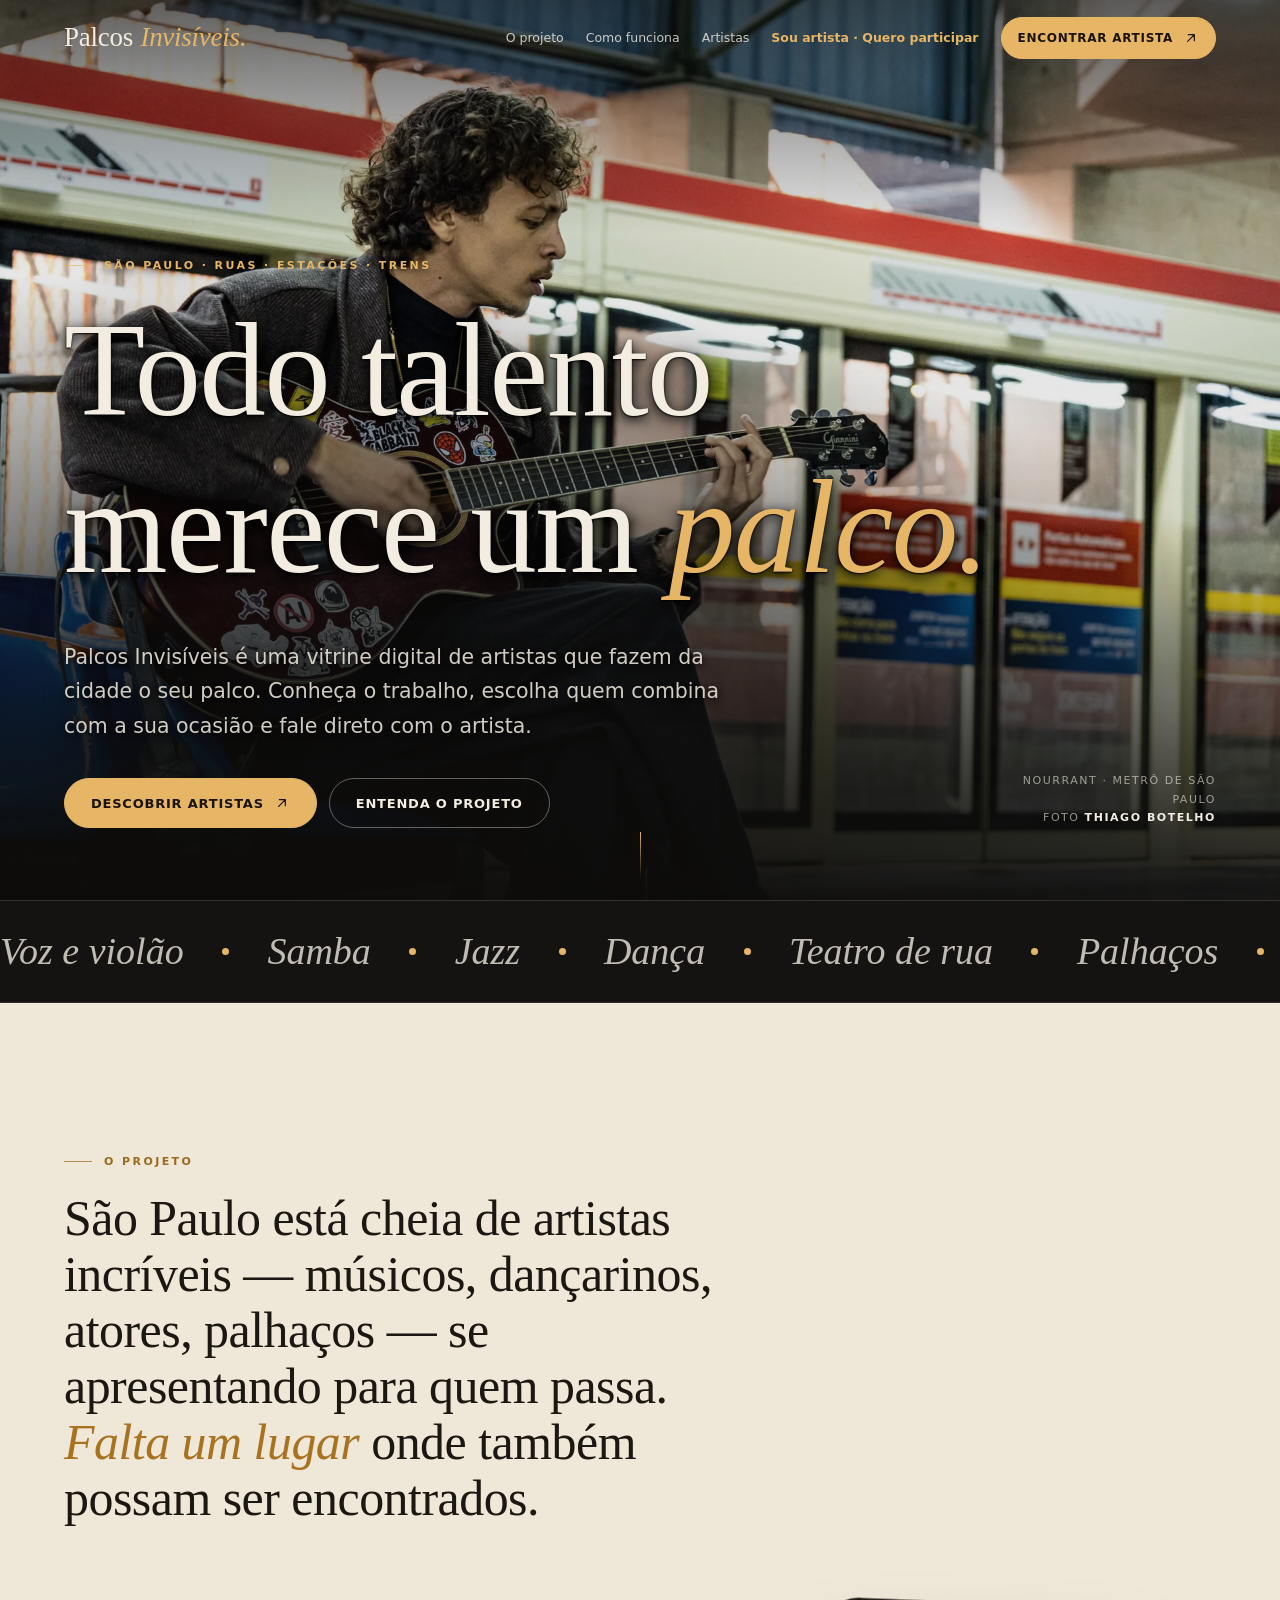
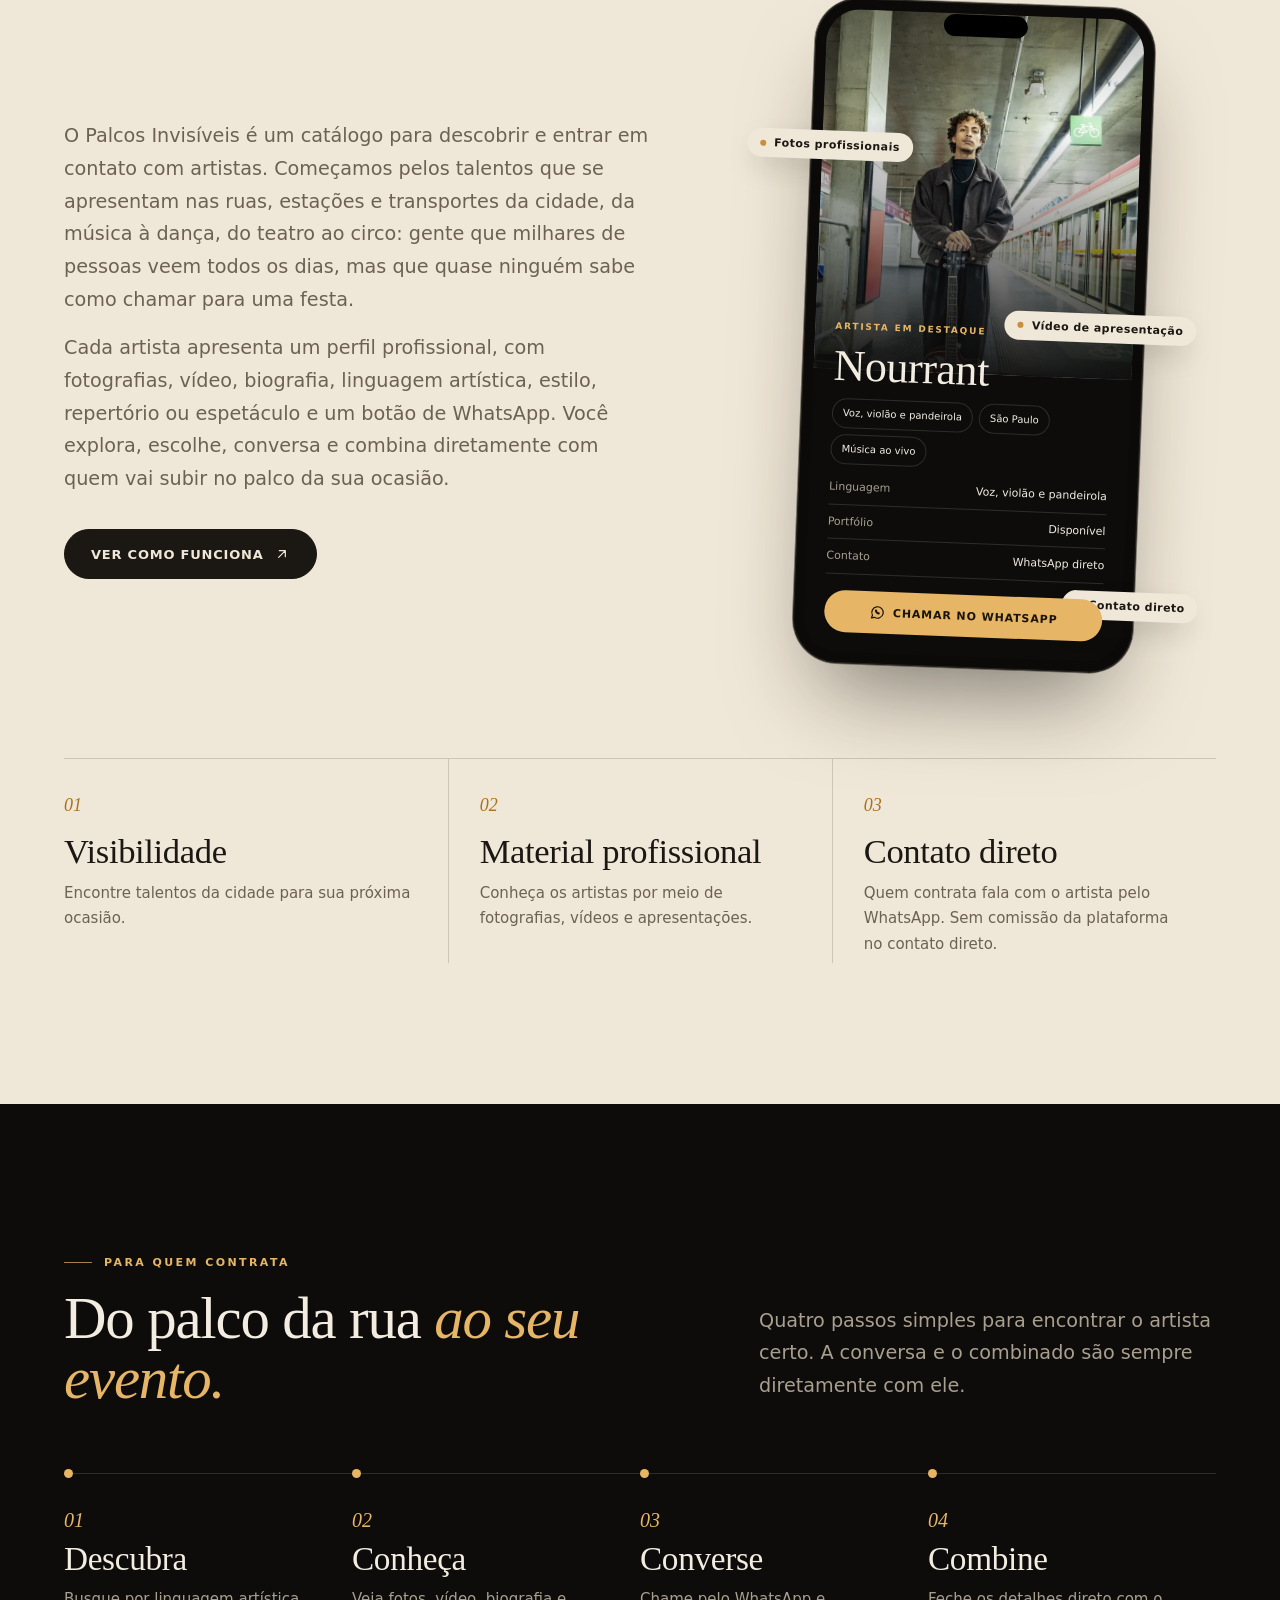
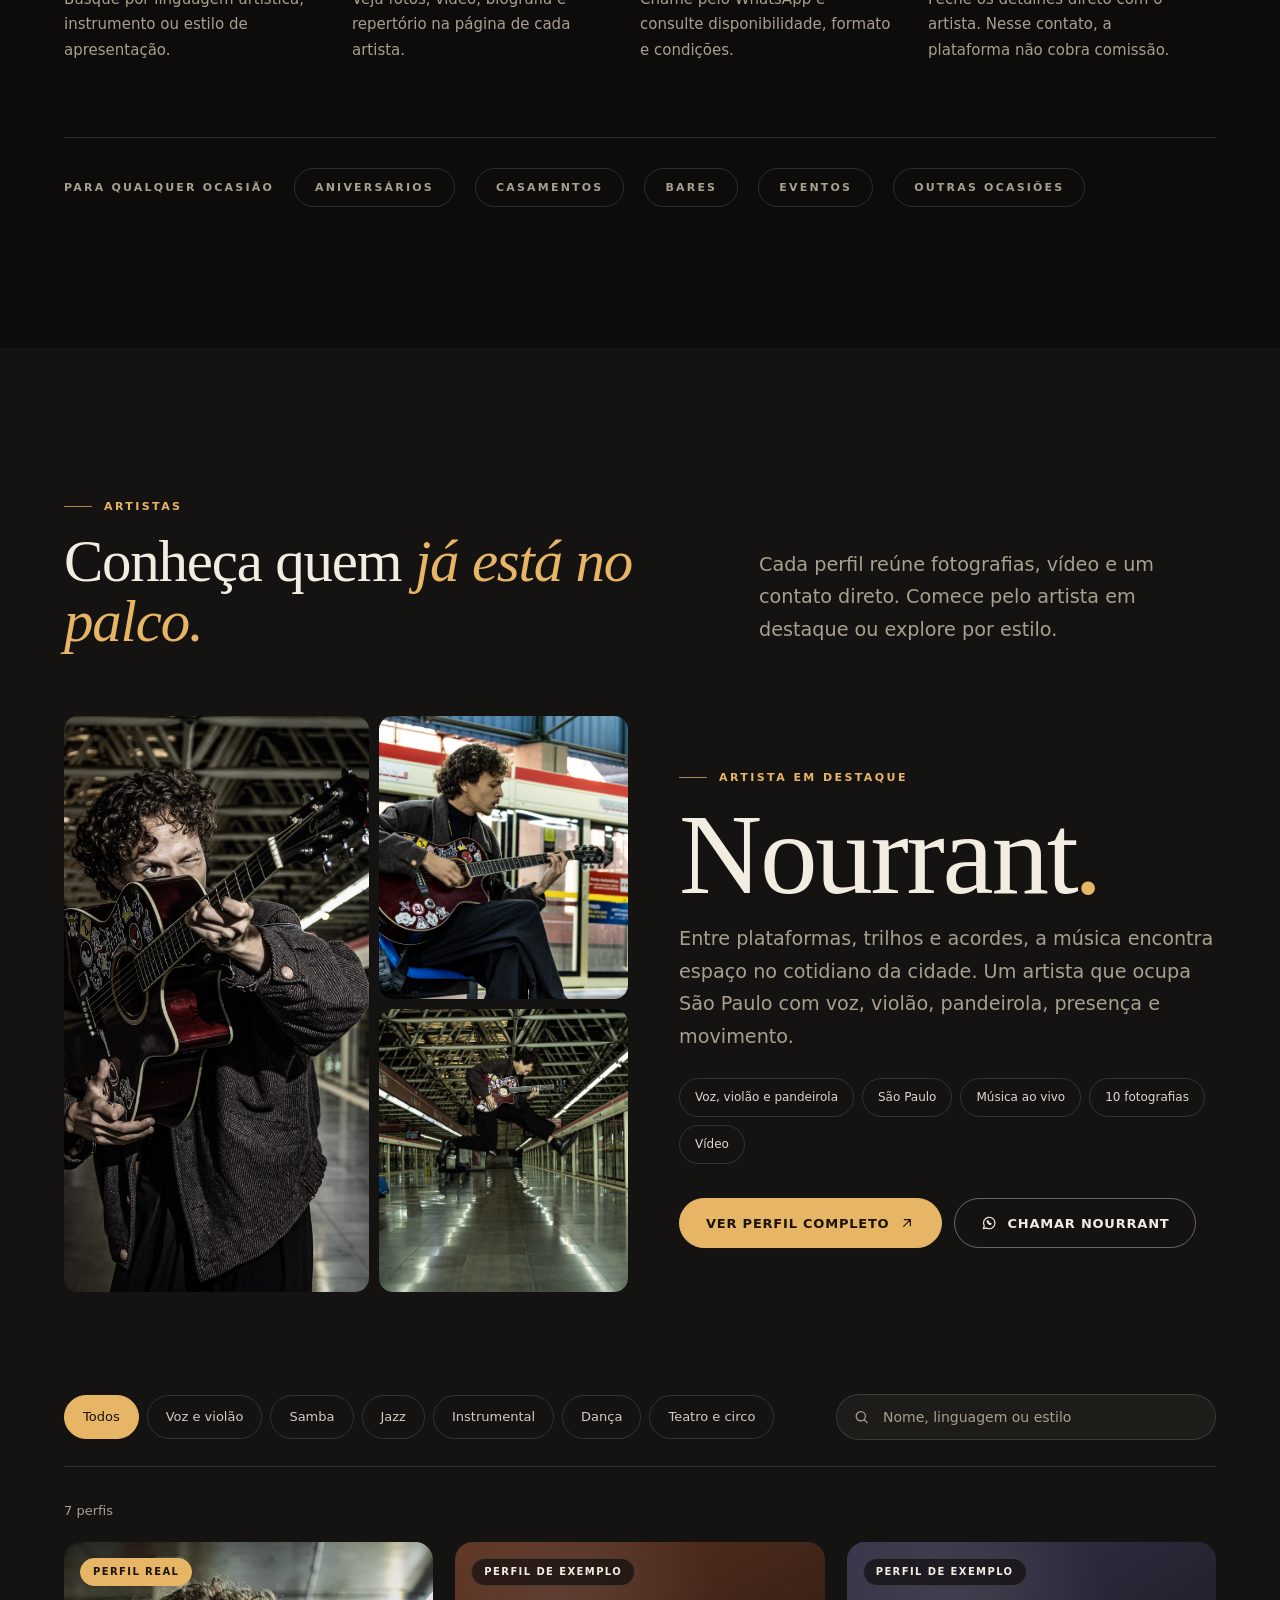
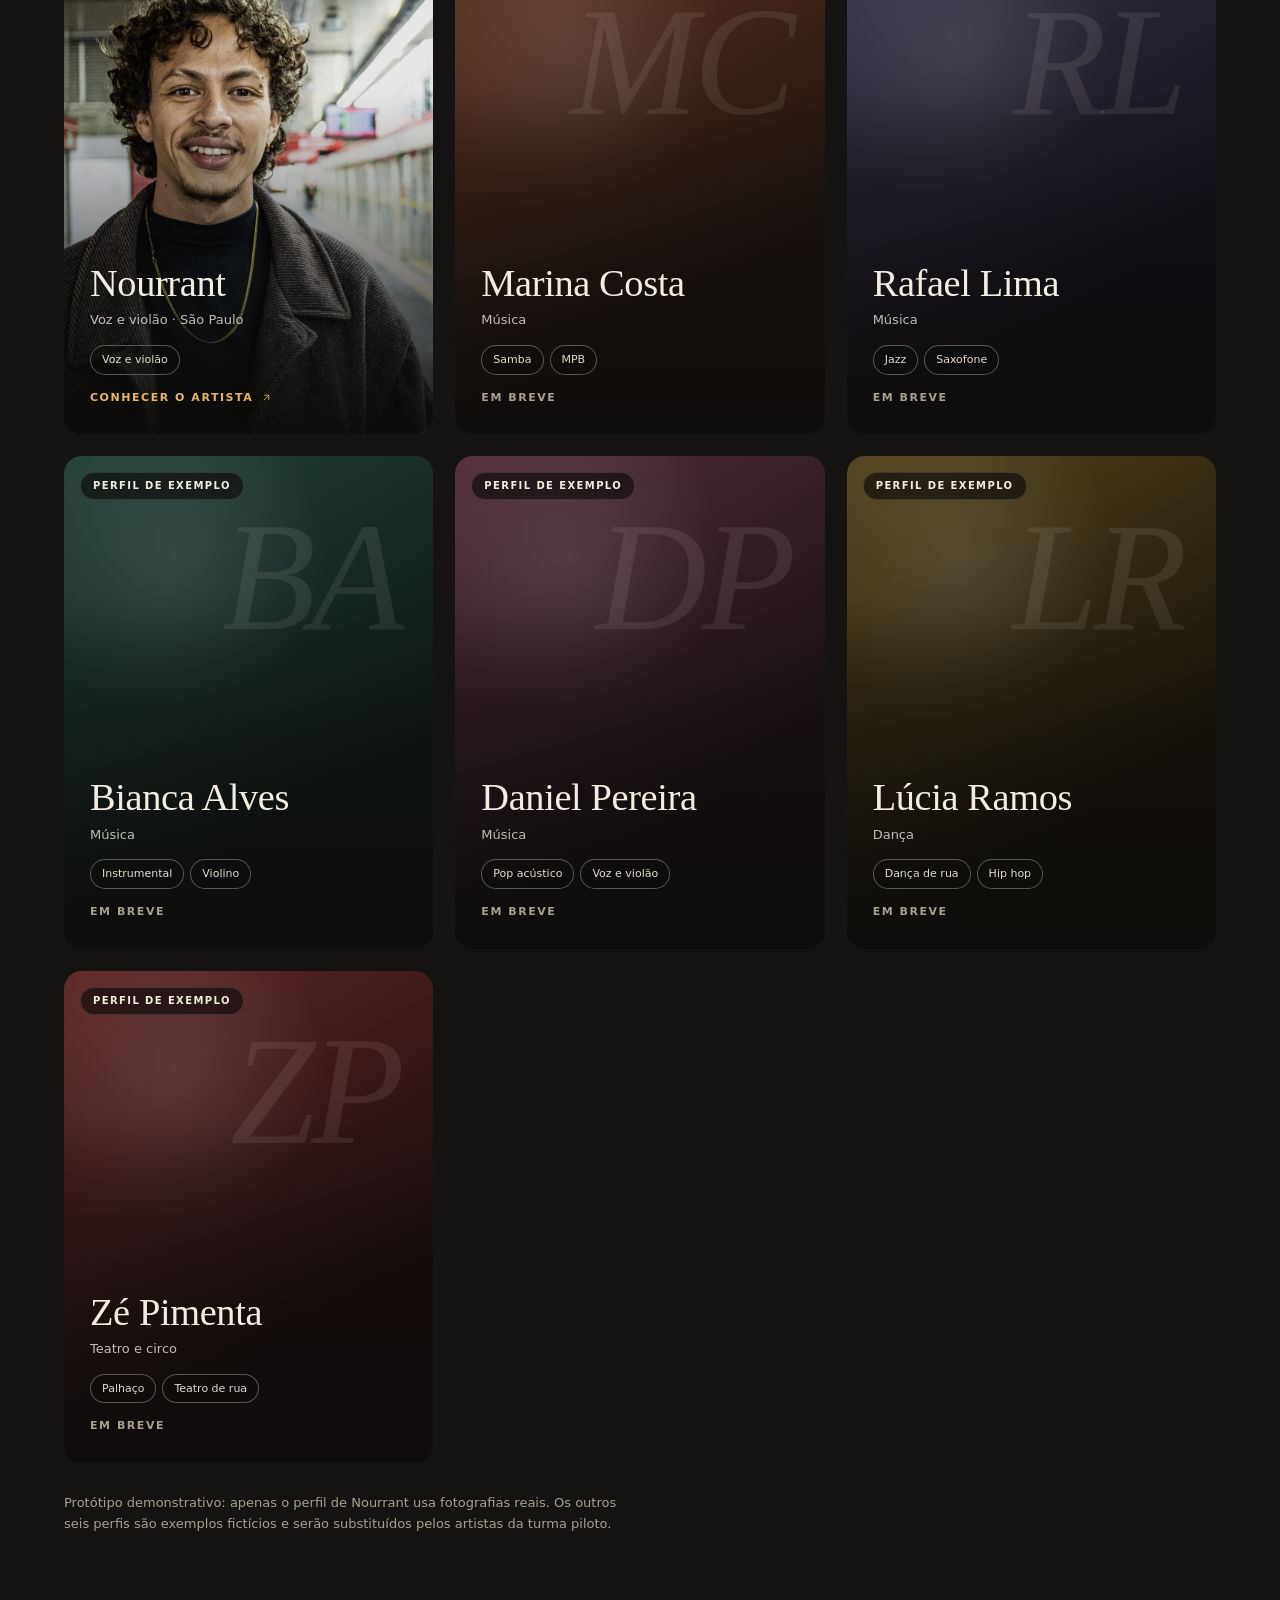
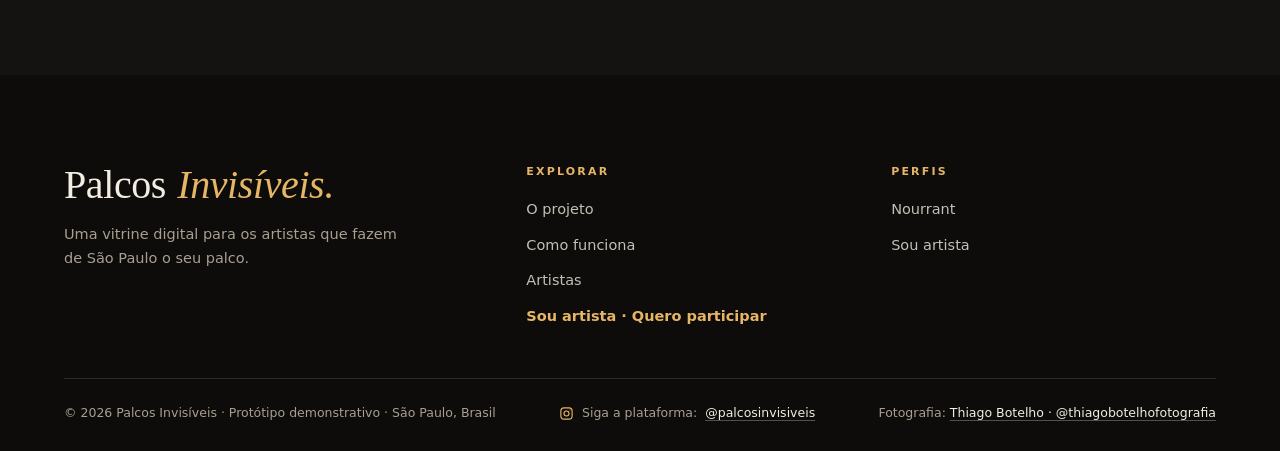
<file: index.html>
<!doctype html>
<html lang="pt-BR" class="no-js">
<head>
<meta charset="utf-8">
<meta name="viewport" content="width=device-width,initial-scale=1">
<title>Palcos Invisíveis | Artistas de São Paulo para o seu evento</title>
<meta name="description" content="Vitrine digital de artistas independentes de São Paulo — música, dança, teatro e circo. Conheça portfólios com fotos e vídeos e fale direto com o artista para aniversários, casamentos, bares e eventos.">
<meta name="theme-color" content="#0d0c0b">
<meta property="og:type" content="website">
<meta property="og:locale" content="pt_BR">
<meta property="og:site_name" content="Palcos Invisíveis">
<meta property="og:title" content="Palcos Invisíveis">
<meta property="og:description" content="Apresentando talentos ao público.">
<meta property="og:url" content="https://www.palcosinvisiveis.com.br/">
<meta property="og:image" content="https://www.palcosinvisiveis.com.br/assets/capa-compartilhamento.jpg">
<meta property="og:image:width" content="1200">
<meta property="og:image:height" content="630">
<meta property="og:image:alt" content="Palcos Invisíveis — Artistas, histórias e conexões">
<meta name="twitter:card" content="summary_large_image">
<meta name="twitter:title" content="Palcos Invisíveis">
<meta name="twitter:description" content="Apresentando talentos ao público.">
<meta name="twitter:image" content="https://www.palcosinvisiveis.com.br/assets/capa-compartilhamento.jpg">
<script>document.documentElement.className='js'</script>
<link rel="preload" as="image" href="assets/img/03-1200.webp" imagesrcset="assets/img/03-800.webp 800w, assets/img/03-1200.webp 1200w, assets/img/03.webp 2000w" imagesizes="100vw" fetchpriority="high">
<link rel="stylesheet" href="style.css?v=20261112e">
<style>
/* ===== Destaque "Sou artista" — só na página inicial (celular e tablet) ===== */
.hdr-artist,.artist-cta{display:none}
@media (max-width:1279px){
  .hdr-artist{display:inline-flex;align-items:center;gap:6px;margin-left:auto;margin-right:10px;height:40px;padding:0 16px;border-radius:99px;background:var(--gold);color:#1a1307;font:600 11px/1 var(--sans);letter-spacing:.1em;text-transform:uppercase;white-space:nowrap;box-shadow:0 8px 24px -10px rgba(230,181,101,.7);position:relative;z-index:2}
  .hdr-artist .ic{font-size:13px}
  .menu-open .hdr-artist{visibility:hidden}
  .artist-cta{display:flex;align-items:center;justify-content:space-between;gap:16px;margin-top:22px;padding:16px 20px;max-width:480px;border:1px solid var(--gold);border-radius:18px;background:rgba(13,12,11,.6);-webkit-backdrop-filter:blur(8px);backdrop-filter:blur(8px)}
  .artist-cta small{display:block;font:600 10px/1 var(--sans);letter-spacing:.22em;text-transform:uppercase;color:var(--gold);margin-bottom:8px}
  .artist-cta b{display:block;font:400 clamp(21px,5.6vw,26px)/1.1 var(--serif);color:var(--ink)}
  .artist-cta .go{flex:none;width:46px;height:46px;border-radius:50%;background:var(--gold);color:#1a1307;display:grid;place-items:center;font-size:18px}
  .nav a.artist-entry{order:-1;font:600 13px/1 var(--sans)!important;letter-spacing:.1em;text-transform:uppercase;color:#1a1307!important;background:var(--gold);padding:18px 26px;border-radius:99px;margin-bottom:6px}
  .nav a.artist-entry:after{display:none}
}
@media (max-width:399px){.site-header .logo{font-size:19px}.burger{width:40px;height:40px}.hdr-artist{height:34px;padding:0 11px;margin-right:8px;font-size:10px;letter-spacing:.05em}.hdr-artist .ic{display:none}}
</style>
</head>
<body>
<a class="skip" href="#projeto">Pular para o conteúdo</a>
<svg width="0" height="0" style="position:absolute" aria-hidden="true" focusable="false"><defs>
<symbol id="i-arrow" viewBox="0 0 24 24"><path d="M7 17 17 7M8 7h9v9"/></symbol>
<symbol id="i-left" viewBox="0 0 24 24"><path d="M19 12H5M11 5l-7 7 7 7"/></symbol>
<symbol id="i-right" viewBox="0 0 24 24"><path d="M5 12h14M13 5l7 7-7 7"/></symbol>
<symbol id="i-play" viewBox="0 0 24 24"><path class="f" d="M8 5v14l11-7z" fill="currentColor" stroke="none"/></symbol>
<symbol id="i-pause" viewBox="0 0 24 24"><path d="M8 5v14M16 5v14" stroke-width="3"/></symbol>
<symbol id="i-wa" viewBox="0 0 24 24"><path d="M3.5 20.5l1.4-4.2A8.6 8.6 0 1 1 8 19.4z"/><path d="M9.2 8.6c-.3.9 0 2 1.1 3.3 1.1 1.3 2.3 2 3.2 2.1.7.1 1.3-.3 1.5-.9l-1.6-.9-.7.6c-.7-.3-1.6-1.1-2-1.9l.6-.7-.9-1.6c-.6.1-1.1.5-1.2 1z"/></symbol>
<symbol id="i-expand" viewBox="0 0 24 24"><path d="M4 9V4h5M20 9V4h-5M4 15v5h5M20 15v5h-5"/></symbol>
<symbol id="i-x" viewBox="0 0 24 24"><path d="M6 6l12 12M18 6 6 18"/></symbol>
<symbol id="i-plus" viewBox="0 0 24 24"><path d="M12 5v14M5 12h14"/></symbol>
<symbol id="i-check" viewBox="0 0 24 24"><path d="M5 12.5l4.5 4.5L19 7.5"/></symbol>
<symbol id="i-search" viewBox="0 0 24 24"><circle cx="11" cy="11" r="6.5"/><path d="M20 20l-4.2-4.2"/></symbol>
<symbol id="i-user" viewBox="0 0 24 24"><circle cx="12" cy="8" r="4"/><path d="M4 21c0-4 3.5-6 8-6s8 2 8 6"/></symbol>
<symbol id="i-camera" viewBox="0 0 24 24"><path d="M4 8h4l1.5-2h5L16 8h4v11H4z"/><circle cx="12" cy="13.5" r="3.5"/></symbol>
<symbol id="i-refresh" viewBox="0 0 24 24"><path d="M20 11a8 8 0 0 0-14.5-3.5M4 4v4h4M4 13a8 8 0 0 0 14.5 3.5M20 20v-4h-4"/></symbol>
<symbol id="i-chat" viewBox="0 0 24 24"><path d="M4 5h16v11H10l-4 4v-4H4z"/></symbol>
<symbol id="i-shield" viewBox="0 0 24 24"><path d="M12 3l8 3v6c0 5-3.5 8-8 9-4.5-1-8-4-8-9V6z"/><path d="M8.5 12l2.5 2.5 4.5-5"/></symbol>
<symbol id="i-info" viewBox="0 0 24 24"><circle cx="12" cy="12" r="9"/><path d="M12 11v6M12 7.5v.01"/></symbol>
</defs></svg>


<header class="site-header" id="top-header">
  <div class="wrap">
    <a href="index.html" class="logo" aria-label="Palcos Invisíveis — início">Palcos <i>Invisíveis</i><span class="dot">.</span></a>
    <a class="hdr-artist" href="para-artistas.html">Sou artista <svg class="ic"><use href="#i-arrow"/></svg></a>
    <button class="burger" type="button" aria-label="Abrir menu" aria-expanded="false" aria-controls="nav"><span></span></button>
    <nav class="nav" id="nav" aria-label="Principal">
      <a href="#projeto">O projeto</a>
      <a href="#como">Como funciona</a>
      <a href="#artistas">Artistas</a>
      <a href="para-artistas.html" class="artist-entry">Sou artista · Quero participar</a>
      
      <a class="btn sm" href="#artistas">Encontrar artista <svg class="ic"><use href="#i-arrow"/></svg></a>
    </nav>
  </div>
</header>

<main>
<!-- ================= HERO ================= -->
<section class="hero" aria-label="Apresentação">
  <div class="hero-photo"><img fetchpriority="high" decoding="sync" src="assets/img/03-1200.webp" srcset="assets/img/03-800.webp 800w, assets/img/03-1200.webp 1200w, assets/img/03.webp 2000w" sizes="100vw" alt="Nourrant toca violão sentado em uma plataforma de metrô de São Paulo"></div>
  <div class="wrap hero-inner">
    <span class="eyebrow rise d1">São Paulo · Ruas · Estações · Trens</span>
    <h1 aria-label="Todo talento merece um palco."><span class="line"><span>Todo talento</span></span><span class="line"><span>merece um <em>palco.</em></span></span></h1>
    <div class="hero-foot">
      <div>
        <p class="lead rise d2">Palcos Invisíveis é uma vitrine digital de artistas que fazem da cidade o seu palco. Conheça o trabalho, escolha quem combina com a sua ocasião e fale direto com o artista.</p>
        <div class="actions rise d3">
          <a class="btn" href="#artistas">Descobrir artistas <svg class="ic"><use href="#i-arrow"/></svg></a>
          <a class="btn ghost" href="#projeto">Entenda o projeto</a>
        </div>
        <a class="artist-cta rise d3" href="para-artistas.html"><span><small>É artista?</small><b>Sou artista · Quero participar</b></span><span class="go"><svg class="ic"><use href="#i-arrow"/></svg></span></a>
      </div>
      <p class="hero-credit rise d3">Nourrant · Metrô de São Paulo<br>Foto <b>Thiago Botelho</b></p>
    </div>
  </div>
  <span class="scroll-cue" aria-hidden="true"></span>
</section>

<div class="marquee" aria-hidden="true">
  <div class="marquee-track">
    <span>Voz e violão</span><span>Samba</span><span>Jazz</span><span>Dança</span><span>Teatro de rua</span><span>Palhaços</span><span>Saxofone</span><span>Violino</span><span>MPB</span><span>Circo</span><span>Pop acústico</span><span>Música ao vivo</span><span>Aniversários</span><span>Casamentos</span><span>Bares</span><span>Eventos</span>
    <span>Voz e violão</span><span>Samba</span><span>Jazz</span><span>Dança</span><span>Teatro de rua</span><span>Palhaços</span><span>Saxofone</span><span>Violino</span><span>MPB</span><span>Circo</span><span>Pop acústico</span><span>Música ao vivo</span><span>Aniversários</span><span>Casamentos</span><span>Bares</span><span>Eventos</span>
  </div>
</div>

<!-- ================= O PROJETO ================= -->
<section class="section paper" id="projeto">
  <div class="wrap">
    <span class="eyebrow reveal">O projeto</span>
    <h2 class="manifesto reveal" style="margin-top:22px">São Paulo está cheia de artistas incríveis — músicos, dançarinos, atores, palhaços — se apresentando para quem passa. <em>Falta um lugar</em> onde também possam ser encontrados.</h2>

    <div class="project-grid" style="margin-top:clamp(44px,6vw,80px)">
      <div class="project-copy">
        <p class="lead reveal">O Palcos Invisíveis é um catálogo para descobrir e entrar em contato com artistas. Começamos pelos talentos que se apresentam nas ruas, estações e transportes da cidade, da música à dança, do teatro ao circo: gente que milhares de pessoas veem todos os dias, mas que quase ninguém sabe como chamar para uma festa.</p>
        <p class="lead reveal">Cada artista apresenta um perfil profissional, com fotografias, vídeo, biografia, linguagem artística, estilo, repertório ou espetáculo e um botão de WhatsApp. Você explora, escolhe, conversa e combina diretamente com quem vai subir no palco da sua ocasião.</p>
        <div class="actions reveal">
          <a class="btn dark" href="#como">Ver como funciona <svg class="ic"><use href="#i-arrow"/></svg></a>
          
        </div>
      </div>

      <div class="reveal" aria-label="Exemplo de como é a página de um artista">
        <div class="phone">
          <div class="phone-notch"></div>
          <div class="phone-screen">
            <img loading="lazy" decoding="async" src="[data-uri]" data-src="assets/img/04-700.webp" data-srcset="assets/img/04-700.webp 700w, assets/img/04-1000.webp 1000w, assets/img/04.webp 1302w" sizes="340px" alt="Nourrant em pé na plataforma, com o violão ao lado">
            <div class="phone-body">
              <span class="tag">Artista em destaque</span>
              <h4>Nourrant</h4>
              <div class="phone-chips"><span>Voz, violão e pandeirola</span><span>São Paulo</span><span>Música ao vivo</span></div>
              <div class="phone-rows"><div>Linguagem <b>Voz, violão e pandeirola</b></div><div>Portfólio <b>Disponível</b></div><div>Contato <b>WhatsApp direto</b></div></div>
              <div class="phone-cta"><svg class="ic" style="font-size:16px"><use href="#i-wa"/></svg> Chamar no WhatsApp</div>
            </div>
          </div>
          <div class="phone-labels" aria-hidden="true"><span class="l1">Fotos profissionais</span><span class="l2">Vídeo de apresentação</span><span class="l3">Contato direto</span></div>
        </div>
      </div>
    </div>

    <div class="pillars">
      <div class="pillar reveal"><span class="n">01</span><h3>Visibilidade</h3><p>Encontre talentos da cidade para sua próxima ocasião.</p></div>
      <div class="pillar reveal" style="--d:.1s"><span class="n">02</span><h3>Material profissional</h3><p>Conheça os artistas por meio de fotografias, vídeos e apresentações.</p></div>
      <div class="pillar reveal" style="--d:.2s"><span class="n">03</span><h3>Contato direto</h3><p>Quem contrata fala com o artista pelo WhatsApp. Sem comissão da plataforma no contato direto.</p></div>
    </div>
  </div>
</section>

<!-- ================= COMO FUNCIONA ================= -->
<section class="section" id="como">
  <div class="wrap">
    <div class="sec-head">
      <div><span class="eyebrow reveal">Para quem contrata</span><h2 class="h2 reveal">Do palco da rua <em>ao seu evento.</em></h2></div>
      <p class="lead reveal">Quatro passos simples para encontrar o artista certo. A conversa e o combinado são sempre diretamente com ele.</p>
    </div>
    <div class="steps">
      <div class="step reveal"><span class="n">01</span><h3>Descubra</h3><p>Busque por linguagem artística, instrumento ou estilo de apresentação.</p></div>
      <div class="step reveal" style="--d:.1s"><span class="n">02</span><h3>Conheça</h3><p>Veja fotos, vídeo, biografia e repertório na página de cada artista.</p></div>
      <div class="step reveal" style="--d:.2s"><span class="n">03</span><h3>Converse</h3><p>Chame pelo WhatsApp e consulte disponibilidade, formato e condições.</p></div>
      <div class="step reveal" style="--d:.3s"><span class="n">04</span><h3>Combine</h3><p>Feche os detalhes direto com o artista. Nesse contato, a plataforma não cobra comissão.</p></div>
    </div>
    <div class="occasions reveal">
      <span>Para qualquer ocasião</span>
      <span class="occ">Aniversários</span><span class="occ">Casamentos</span><span class="occ">Bares</span><span class="occ">Eventos</span><span class="occ">Outras ocasiões</span>
    </div>
  </div>
</section>

<!-- ================= ARTISTAS ================= -->
<section class="section alt" id="artistas">
  <div class="wrap">
    <div class="sec-head">
      <div><span class="eyebrow reveal">Artistas</span><h2 class="h2 reveal">Conheça quem <em>já está no palco.</em></h2></div>
      <p class="lead reveal">Cada perfil reúne fotografias, vídeo e um contato direto. Comece pelo artista em destaque ou explore por estilo.</p>
    </div>

    <article class="featured">
      <div class="collage reveal">
        <a class="c1" href="nourrant.html" aria-label="Ver perfil de Nourrant"><img src="[data-uri]" data-src="assets/img/17.webp" alt="Nourrant com o violão em primeiro plano" loading="lazy"></a>
        <a class="c2" href="nourrant.html" tabindex="-1" aria-hidden="true"><img src="[data-uri]" data-src="assets/img/03.webp" alt="" loading="lazy"></a>
        <a class="c3" href="nourrant.html" tabindex="-1" aria-hidden="true"><img src="[data-uri]" data-src="assets/img/15.webp" alt="" loading="lazy"></a>
      </div>
      <div class="featured-copy reveal">
        <span class="eyebrow">Artista em destaque</span>
        <h3>Nourrant<em>.</em></h3>
        <p class="lead">Entre plataformas, trilhos e acordes, a música encontra espaço no cotidiano da cidade. Um artista que ocupa São Paulo com voz, violão, pandeirola, presença e movimento.</p>
        <div class="facts"><span class="fact">Voz, violão e pandeirola</span><span class="fact">São Paulo</span><span class="fact">Música ao vivo</span><span class="fact">10 fotografias</span><span class="fact">Vídeo</span></div>
        <div class="actions">
          <a class="btn" href="nourrant.html">Ver perfil completo <svg class="ic"><use href="#i-arrow"/></svg></a>
          <a class="btn ghost" href="#" data-contact="nourrant"><svg class="ic"><use href="#i-wa"/></svg> Chamar Nourrant</a>
        </div>
      </div>
    </article>

    <div class="finder reveal">
      <div class="filters" role="group" aria-label="Filtrar por estilo">
        <button class="filter active" type="button" data-filter="todos">Todos</button>
        <button class="filter" type="button" data-filter="voz">Voz e violão</button>
        <button class="filter" type="button" data-filter="samba">Samba</button>
        <button class="filter" type="button" data-filter="jazz">Jazz</button>
        <button class="filter" type="button" data-filter="instrumental">Instrumental</button>
        <button class="filter" type="button" data-filter="danca">Dança</button>
        <button class="filter" type="button" data-filter="teatro">Teatro e circo</button>
      </div>
      <label class="search"><span class="sr">Buscar artista, linguagem ou estilo</span><svg class="ic"><use href="#i-search"/></svg><input type="search" id="q" placeholder="Nome, linguagem ou estilo" autocomplete="off"></label>
    </div>
    <p class="count" id="count" aria-live="polite">7 perfis</p>

    <div class="cards">
      <a class="card" href="nourrant.html" data-cat="voz" data-search="nourrant violao voz e violao voz musica ao vivo sao paulo">
        <img src="[data-uri]" data-src="assets/img/06.webp" alt="Retrato de Nourrant sorrindo" loading="lazy" style="object-position:50% 25%">
        <span class="badge real">Perfil real</span>
        <div class="card-in"><h3>Nourrant</h3><p class="meta">Voz e violão · São Paulo</p><div class="tags"><span>Voz e violão</span></div><span class="go">Conhecer o artista <svg class="ic"><use href="#i-arrow"/></svg></span></div>
      </a>
      <div class="card demo" data-cat="samba" data-search="marina costa samba mpb voz percussao exemplo">
        <div class="art" style="background:linear-gradient(150deg,#6a3a26,#1d120d 70%)"><b>MC</b><i></i></div>
        <span class="badge">Perfil de exemplo</span>
        <div class="card-in"><h3>Marina Costa</h3><p class="meta">Música</p><div class="tags"><span>Samba</span><span>MPB</span></div><span class="go">Em breve</span></div>
      </div>
      <div class="card demo" data-cat="jazz" data-search="rafael lima saxofone jazz exemplo">
        <div class="art" style="background:linear-gradient(150deg,#3f3a52,#120f19 70%)"><b>RL</b><i></i></div>
        <span class="badge">Perfil de exemplo</span>
        <div class="card-in"><h3>Rafael Lima</h3><p class="meta">Música</p><div class="tags"><span>Jazz</span><span>Saxofone</span></div><span class="go">Em breve</span></div>
      </div>
      <div class="card demo" data-cat="instrumental" data-search="bianca alves violino instrumental classico exemplo">
        <div class="art" style="background:linear-gradient(150deg,#27473f,#0d1714 70%)"><b>BA</b><i></i></div>
        <span class="badge">Perfil de exemplo</span>
        <div class="card-in"><h3>Bianca Alves</h3><p class="meta">Música</p><div class="tags"><span>Instrumental</span><span>Violino</span></div><span class="go">Em breve</span></div>
      </div>
      <div class="card demo" data-cat="voz" data-search="daniel pereira pop acustico voz violao exemplo">
        <div class="art" style="background:linear-gradient(150deg,#5a3341,#170e12 70%)"><b>DP</b><i></i></div>
        <span class="badge">Perfil de exemplo</span>
        <div class="card-in"><h3>Daniel Pereira</h3><p class="meta">Música</p><div class="tags"><span>Pop acústico</span><span>Voz e violão</span></div><span class="go">Em breve</span></div>
      </div>
      <div class="card demo" data-cat="danca" data-search="lucia ramos danca dança de rua hip hop exemplo">
        <div class="art" style="background:linear-gradient(150deg,#5b4a1f,#171208 70%)"><b>LR</b><i></i></div>
        <span class="badge">Perfil de exemplo</span>
        <div class="card-in"><h3>Lúcia Ramos</h3><p class="meta">Dança</p><div class="tags"><span>Dança de rua</span><span>Hip hop</span></div><span class="go">Em breve</span></div>
      </div>
      <div class="card demo" data-cat="teatro" data-search="ze pimenta palhaco palhaço teatro de rua circo exemplo">
        <div class="art" style="background:linear-gradient(150deg,#6a2b2b,#1a0c0c 70%)"><b>ZP</b><i></i></div>
        <span class="badge">Perfil de exemplo</span>
        <div class="card-in"><h3>Zé Pimenta</h3><p class="meta">Teatro e circo</p><div class="tags"><span>Palhaço</span><span>Teatro de rua</span></div><span class="go">Em breve</span></div>
      </div>
    </div>
    <div class="empty" id="empty"><h3>Nenhum artista encontrado.</h3><p>Tente outro nome, instrumento ou estilo.</p></div>
    <p class="demo-note">Protótipo demonstrativo: apenas o perfil de Nourrant usa fotografias reais. Os outros seis perfis são exemplos fictícios e serão substituídos pelos artistas da turma piloto.</p>
  </div>
</section>

</main>

<footer class="site-footer">
  <div class="wrap">
    <div class="foot-top">
      <div class="foot-brand"><a href="index.html" class="logo">Palcos <i>Invisíveis</i><span class="dot">.</span></a><p>Uma vitrine digital para os artistas que fazem de São Paulo o seu palco.</p></div>
      <div><h5>Explorar</h5><ul><li><a href="#projeto">O projeto</a></li><li><a href="#como">Como funciona</a></li><li><a href="#artistas">Artistas</a></li><li><a href="para-artistas.html" class="artist-entry">Sou artista · Quero participar</a></li></ul></div>
      <div><h5>Perfis</h5><ul><li><a href="nourrant.html">Nourrant</a></li><li><a href="para-artistas.html">Sou artista</a></li></ul></div>
    </div>
    <div class="foot-bottom"><span>© 2026 Palcos Invisíveis · Protótipo demonstrativo · São Paulo, Brasil</span><span class="foot-insta"><svg class="ic" viewBox="0 0 24 24" aria-hidden="true"><rect x="3" y="3" width="18" height="18" rx="5"/><circle cx="12" cy="12" r="4"/><circle cx="17.5" cy="6.5" r=".8" fill="currentColor" stroke="none"/></svg>Siga a plataforma: <a href="https://www.instagram.com/palcosinvisiveis/" target="_blank" rel="noopener noreferrer">@palcosinvisiveis</a></span><span>Fotografia: <a href="https://www.instagram.com/thiagobotelhofotografia/" target="_blank" rel="noopener noreferrer">Thiago Botelho · @thiagobotelhofotografia</a></span></div>
  </div>
</footer>

<dialog class="modal" id="contact-dialog" aria-labelledby="dlg-title"><div class="modal-in"><button class="x" type="button" data-close aria-label="Fechar"><svg class="ic"><use href="#i-x"/></svg></button><span class="eyebrow" id="dlg-eyebrow">Em breve</span><h3 id="dlg-title"></h3><p id="dlg-text"></p><div class="actions"><button class="btn" type="button" data-close>Entendi</button></div></div></dialog>

<script src="script.js?v=20261112e" defer></script>
<script>
/* Garantia: se o script.js não rodar (ou estiver desatualizado no cache),
   as fotos aparecem mesmo assim. */
window.addEventListener("load",function(){setTimeout(function(){
  if(window.__piLoader)return;
  document.querySelectorAll("img[data-src]").forEach(function(i){
    if(i.dataset.srcset){i.srcset=i.dataset.srcset;}
    i.src=i.dataset.src;i.removeAttribute("data-src");
  });
},1500);});
</script>
</body>
</html>
</file>
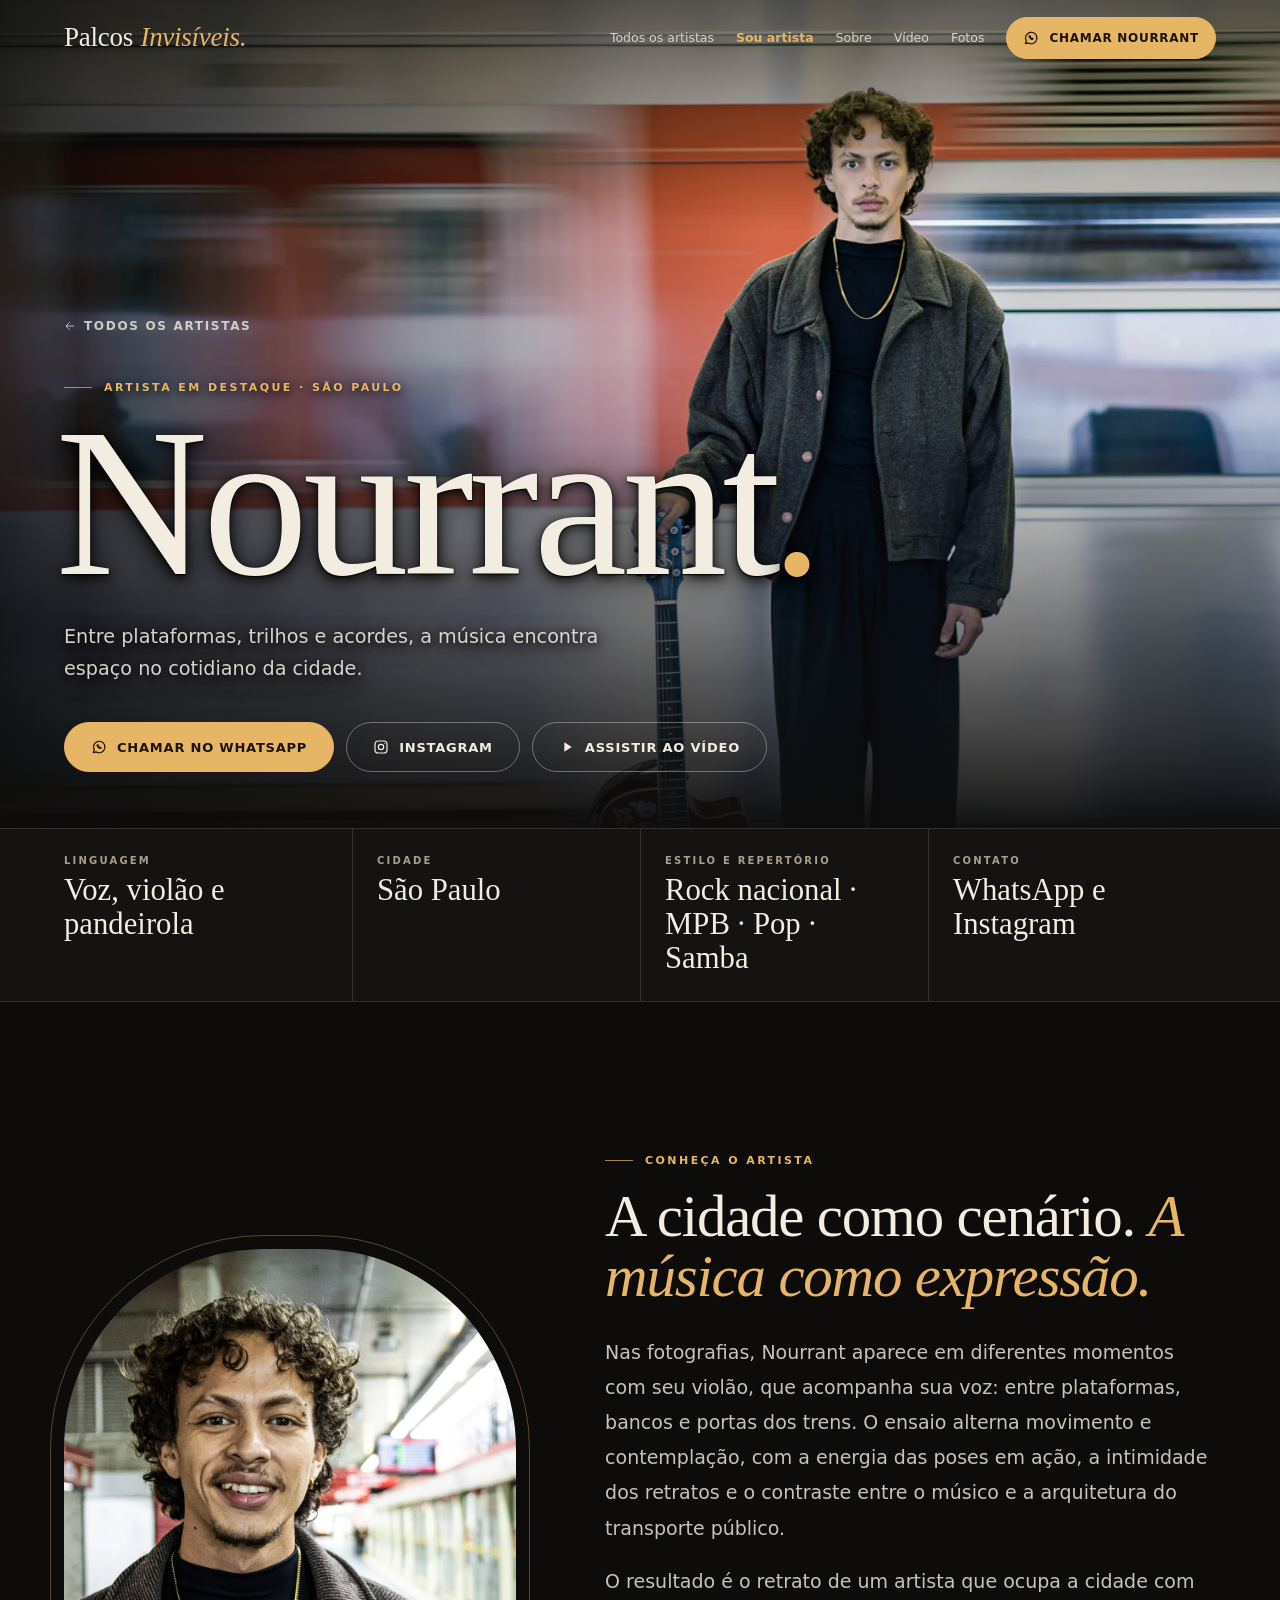
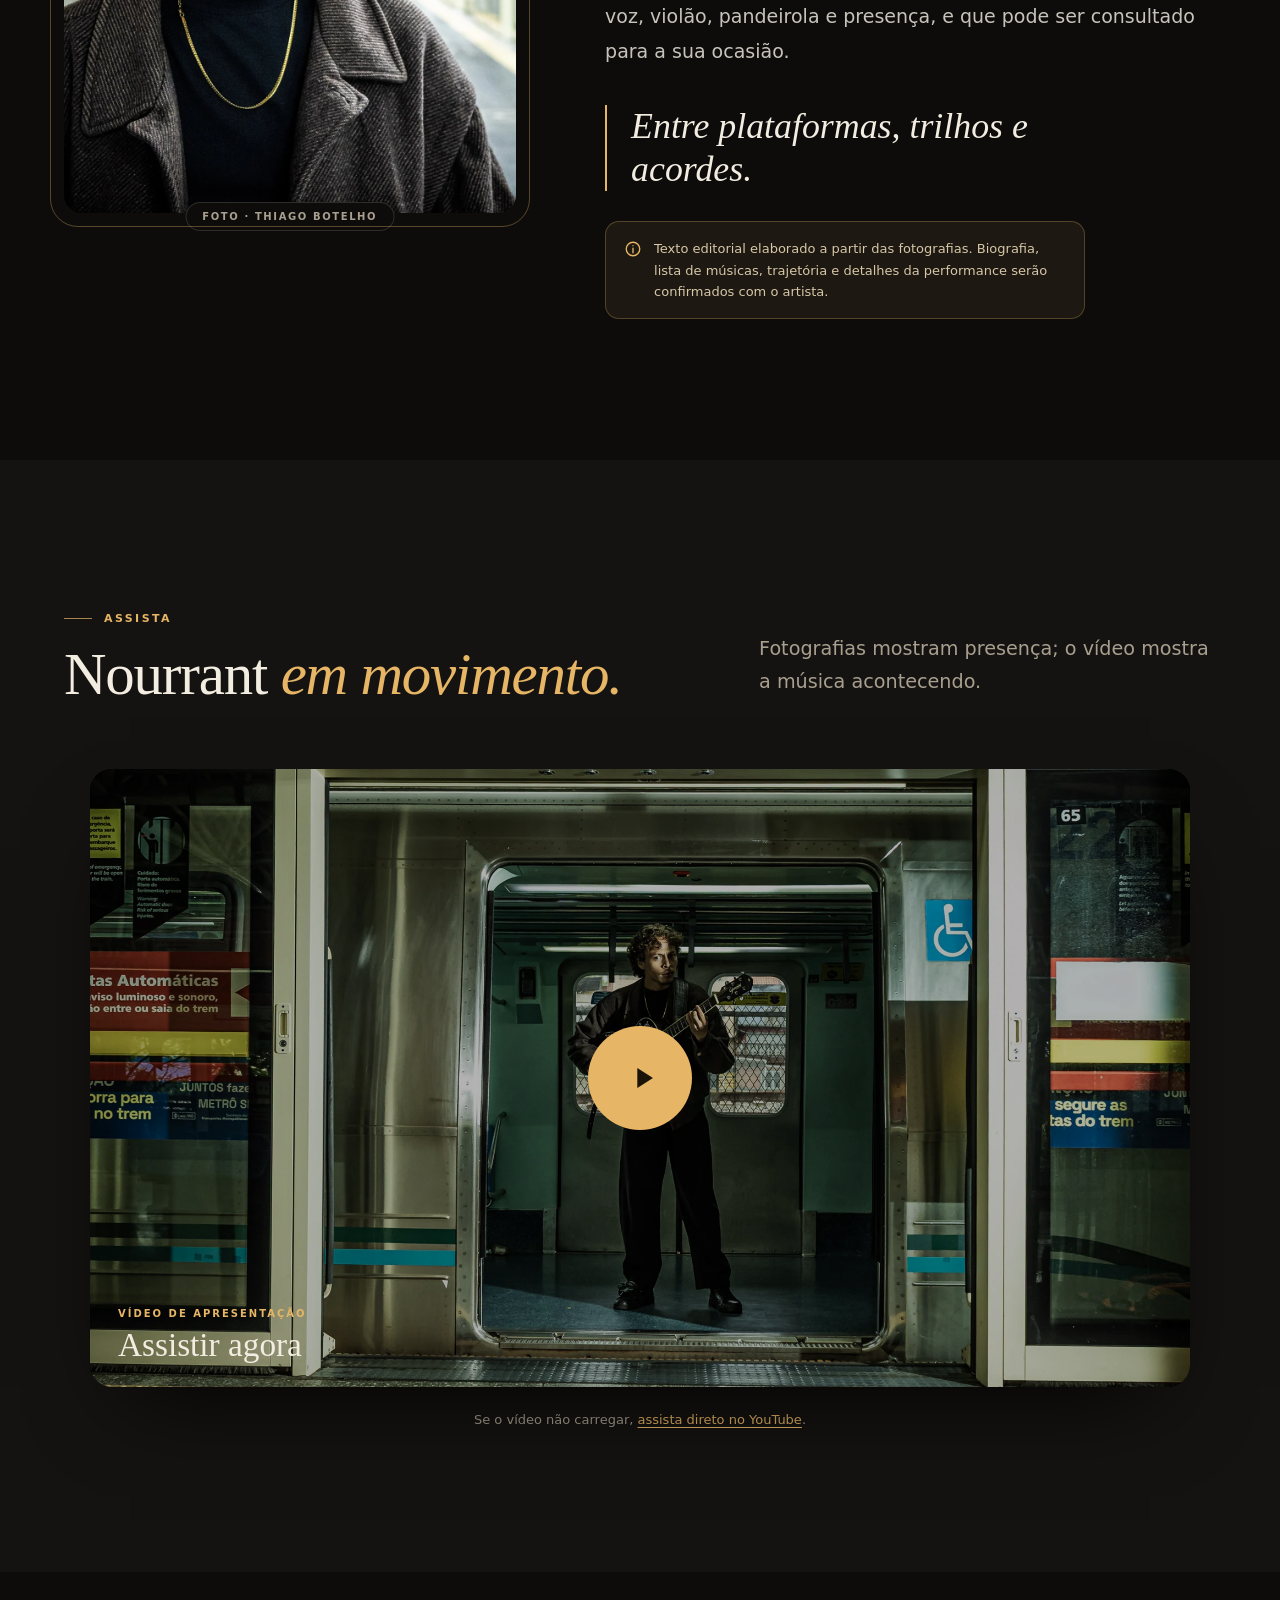
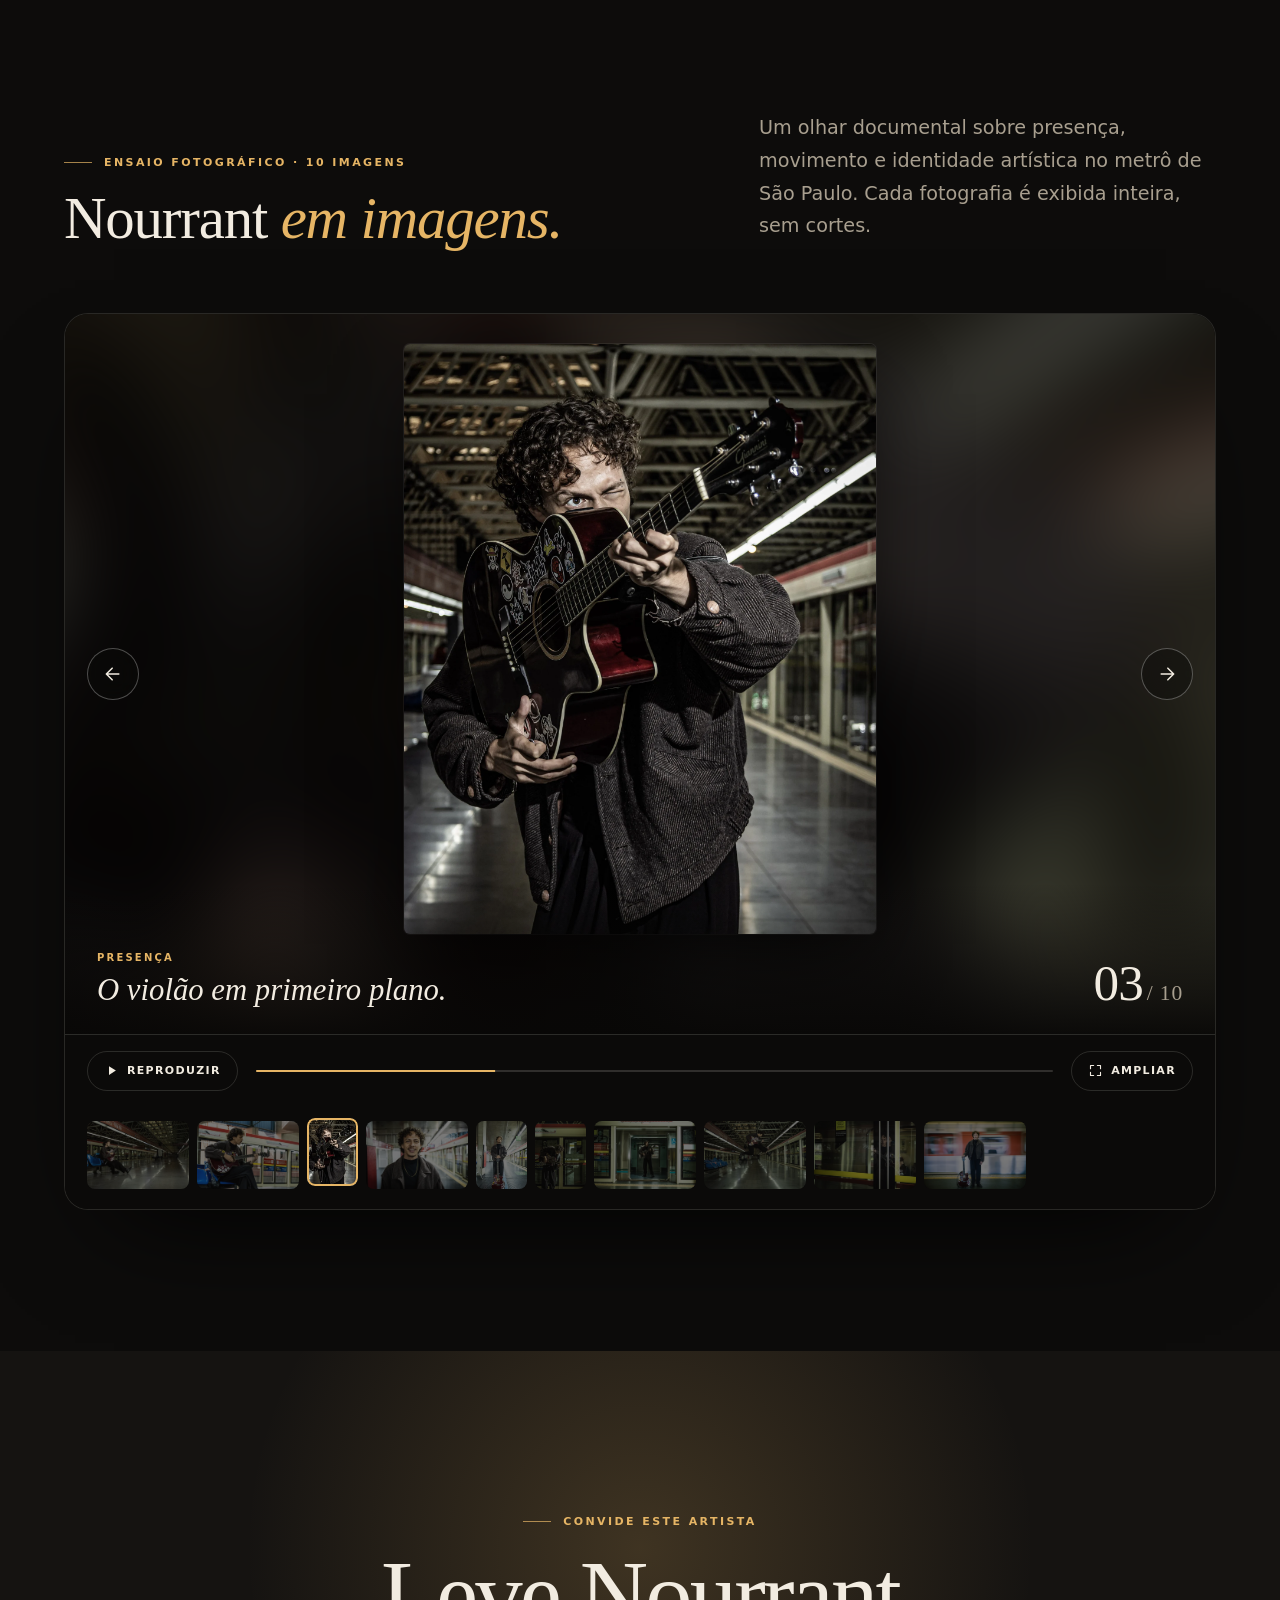
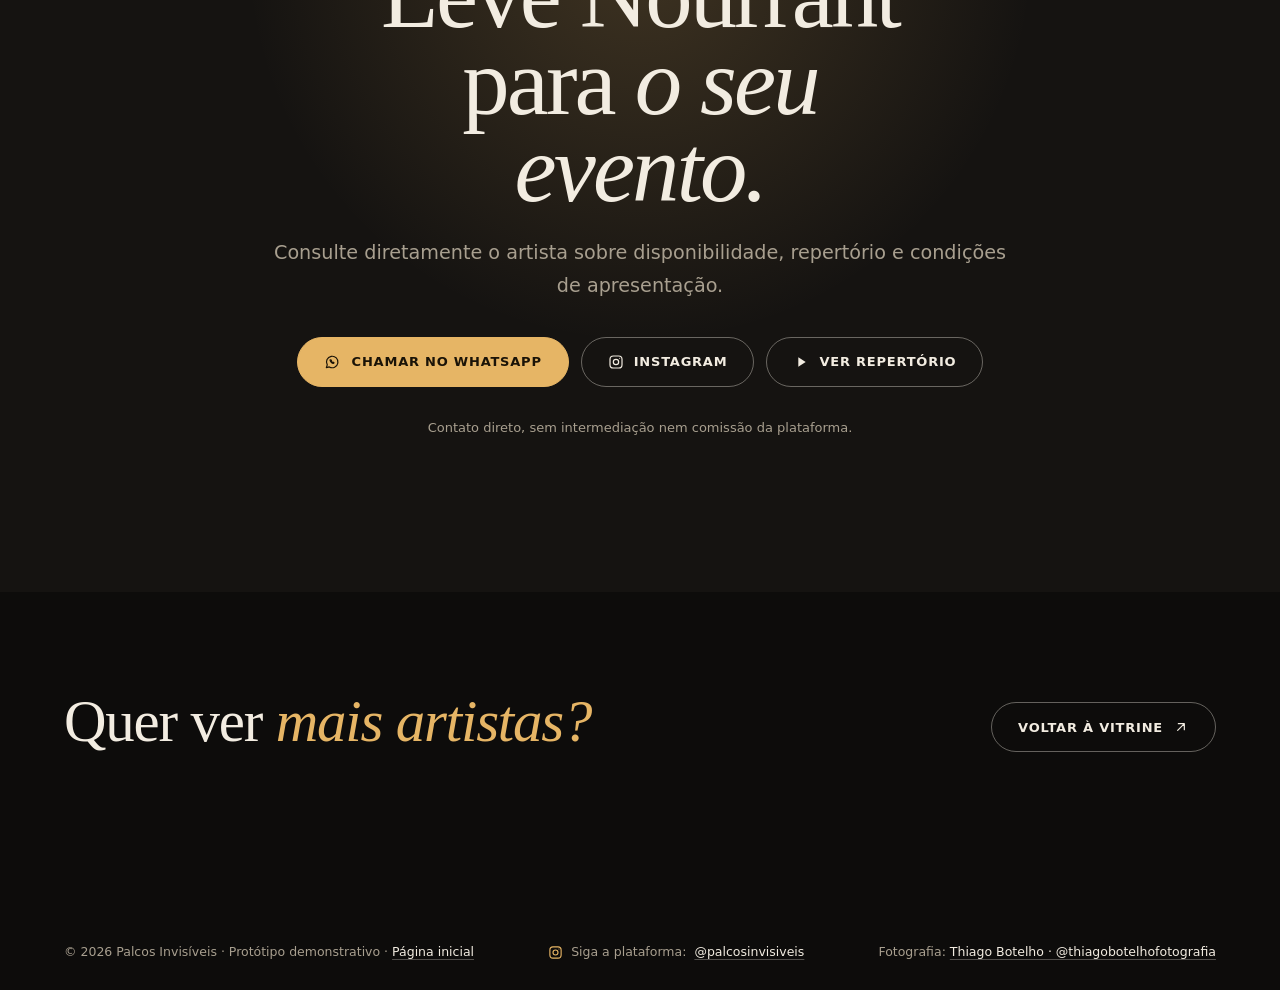
<file: nourrant.html>
<!DOCTYPE html>

<html class="no-js" lang="pt-BR">
<head>
<meta charset="utf-8"/>
<meta content="width=device-width,initial-scale=1" name="viewport"/>
<title>Nourrant — voz, violão e pandeirola em São Paulo | Palcos Invisíveis</title>
<meta content="Conheça Nourrant, músico retratado no metrô de São Paulo. Veja o ensaio fotográfico, assista ao vídeo e chame direto para o seu evento." name="description"/>
<meta content="#0d0c0b" name="theme-color"/>
<meta content="Nourrant — Palcos Invisíveis" property="og:title"/>
<meta content="Entre plataformas, trilhos e acordes, a música encontra espaço no cotidiano da cidade." property="og:description"/>
<meta content="https://www.palcosinvisiveis.com.br/assets/compartilhar-nourrant.jpg" property="og:image"/>
<meta content="1200" property="og:image:width"/>
<meta content="630" property="og:image:height"/>
<meta content="Nourrant no metrô de São Paulo, com o violão" property="og:image:alt"/>
<meta content="https://www.palcosinvisiveis.com.br/nourrant.html" property="og:url"/>
<meta content="website" property="og:type"/>
<meta content="Palcos Invisíveis" property="og:site_name"/>
<meta content="pt_BR" property="og:locale"/>
<meta content="summary_large_image" name="twitter:card"/>
<meta content="https://www.palcosinvisiveis.com.br/assets/compartilhar-nourrant.jpg" name="twitter:image"/>
<script>document.documentElement.className='js'</script>
<link rel="preload" as="image" href="assets/img/20-1200.webp" imagesrcset="assets/img/20-800.webp 800w, assets/img/20-1200.webp 1200w, assets/img/20.webp 2000w" imagesizes="(min-width: 861px) 134vw, 100vw" fetchpriority="high">
<link href="style.css?v=20261112e" rel="stylesheet"/>
</head>
<body>
<a class="skip" href="#sobre">Pular para o conteúdo</a>
<svg aria-hidden="true" focusable="false" height="0" style="position:absolute" width="0"><defs>
<symbol id="i-arrow" viewbox="0 0 24 24"><path d="M7 17 17 7M8 7h9v9"></path></symbol>
<symbol id="i-left" viewbox="0 0 24 24"><path d="M19 12H5M11 5l-7 7 7 7"></path></symbol>
<symbol id="i-right" viewbox="0 0 24 24"><path d="M5 12h14M13 5l7 7-7 7"></path></symbol>
<symbol id="i-play" viewbox="0 0 24 24"><path class="f" d="M8 5v14l11-7z" fill="currentColor" stroke="none"></path></symbol>
<symbol id="i-pause" viewbox="0 0 24 24"><path d="M8 5v14M16 5v14" stroke-width="3"></path></symbol>
<symbol id="i-wa" viewbox="0 0 24 24"><path d="M3.5 20.5l1.4-4.2A8.6 8.6 0 1 1 8 19.4z"></path><path d="M9.2 8.6c-.3.9 0 2 1.1 3.3 1.1 1.3 2.3 2 3.2 2.1.7.1 1.3-.3 1.5-.9l-1.6-.9-.7.6c-.7-.3-1.6-1.1-2-1.9l.6-.7-.9-1.6c-.6.1-1.1.5-1.2 1z"></path></symbol>
<symbol id="i-expand" viewbox="0 0 24 24"><path d="M4 9V4h5M20 9V4h-5M4 15v5h5M20 15v5h-5"></path></symbol>
<symbol id="i-x" viewbox="0 0 24 24"><path d="M6 6l12 12M18 6 6 18"></path></symbol>
<symbol id="i-plus" viewbox="0 0 24 24"><path d="M12 5v14M5 12h14"></path></symbol>
<symbol id="i-check" viewbox="0 0 24 24"><path d="M5 12.5l4.5 4.5L19 7.5"></path></symbol>
<symbol id="i-search" viewbox="0 0 24 24"><circle cx="11" cy="11" r="6.5"></circle><path d="M20 20l-4.2-4.2"></path></symbol>
<symbol id="i-user" viewbox="0 0 24 24"><circle cx="12" cy="8" r="4"></circle><path d="M4 21c0-4 3.5-6 8-6s8 2 8 6"></path></symbol>
<symbol id="i-camera" viewbox="0 0 24 24"><path d="M4 8h4l1.5-2h5L16 8h4v11H4z"></path><circle cx="12" cy="13.5" r="3.5"></circle></symbol>
<symbol id="i-refresh" viewbox="0 0 24 24"><path d="M20 11a8 8 0 0 0-14.5-3.5M4 4v4h4M4 13a8 8 0 0 0 14.5 3.5M20 20v-4h-4"></path></symbol>
<symbol id="i-chat" viewbox="0 0 24 24"><path d="M4 5h16v11H10l-4 4v-4H4z"></path></symbol>
<symbol id="i-shield" viewbox="0 0 24 24"><path d="M12 3l8 3v6c0 5-3.5 8-8 9-4.5-1-8-4-8-9V6z"></path><path d="M8.5 12l2.5 2.5 4.5-5"></path></symbol>
<symbol id="i-info" viewbox="0 0 24 24"><circle cx="12" cy="12" r="9"></circle><path d="M12 11v6M12 7.5v.01"></path></symbol>
</defs></svg>
<header class="site-header" id="top-header">
<div class="wrap">
<a aria-label="Palcos Invisíveis — início" class="logo" href="index.html">Palcos <i>Invisíveis</i><span class="dot">.</span></a>
<button aria-controls="nav" aria-expanded="false" aria-label="Abrir menu" class="burger" type="button"><span></span></button>
<nav aria-label="Principal" class="nav" id="nav">
<a href="index.html#artistas">Todos os artistas</a><a class="artist-entry" href="para-artistas.html">Sou artista</a>
<a href="#sobre">Sobre</a>
<a href="#video">Vídeo</a>
<a href="#fotos">Fotos</a>
<a class="btn sm" data-contact="nourrant" href="#"><svg class="ic"><use href="#i-wa"></use></svg> Chamar Nourrant</a>
</nav>
</div>
</header>
<main>
<!-- ================= HERO ================= -->
<section aria-label="Nourrant" class="p-hero">
<div class="hero-photo"><img fetchpriority="high" decoding="sync" alt="Nourrant parado na plataforma com o violão enquanto um trem passa em movimento" src="assets/img/20-1200.webp" srcset="assets/img/20-800.webp 800w, assets/img/20-1200.webp 1200w, assets/img/20.webp 2000w" sizes="(min-width: 861px) 134vw, 100vw"/></div>
<div class="wrap hero-inner">
<a class="back rise d1" href="index.html#artistas"><svg class="ic"><use href="#i-left"></use></svg> Todos os artistas</a><br/>
<span class="eyebrow rise d1">Artista em destaque · São Paulo</span>
<h1 class="p-name rise d2">Nourrant<i>.</i></h1>
<div class="p-hero-row">
<p class="lead rise d3">Entre plataformas, trilhos e acordes, a música encontra espaço no cotidiano da cidade.</p>
<div class="actions rise d3">
<a class="btn" data-contact="nourrant" href="#"><svg class="ic"><use href="#i-wa"></use></svg> Chamar no WhatsApp</a>
<a class="btn ghost" data-instagram="nourrant" href="#"><svg class="ic" viewBox="0 0 24 24" aria-hidden="true"><rect x="3" y="3" width="18" height="18" rx="5"/><circle cx="12" cy="12" r="4"/><circle cx="17.5" cy="6.5" r=".8" fill="currentColor" stroke="none"/></svg> Instagram</a>
<a class="btn ghost" href="#video"><svg class="ic"><use href="#i-play"></use></svg> Assistir ao vídeo</a>
</div>
</div>
</div>
</section>
<div class="quickbar">
<div class="wrap">
<div class="qb"><small>Linguagem</small><b>Voz, violão e pandeirola</b></div>
<div class="qb"><small>Cidade</small><b>São Paulo</b></div>
<div class="qb"><small>Estilo e repertório</small><b>Rock nacional · MPB · Pop · Samba</b></div>
<div class="qb"><small>Contato</small><b>WhatsApp e Instagram</b></div>
</div>
</div>
<!-- ================= SOBRE ================= -->
<section class="section" id="sobre">
<div class="wrap about">
<figure class="about-photo reveal" style="margin:0">
<img alt="Retrato de Nourrant sorrindo" loading="lazy" src="[data-uri]" data-src="assets/img/06.webp"/>
<figcaption>Foto · Thiago Botelho</figcaption>
</figure>
<div class="about-copy">
<span class="eyebrow reveal">Conheça o artista</span>
<h2 class="h2 reveal">A cidade como cenário. <em>A música como expressão.</em></h2>
<p class="body reveal">Nas fotografias, Nourrant aparece em diferentes momentos com seu violão, que acompanha sua voz: entre plataformas, bancos e portas dos trens. O ensaio alterna movimento e contemplação, com a energia das poses em ação, a intimidade dos retratos e o contraste entre o músico e a arquitetura do transporte público.</p>
<p class="body reveal">O resultado é o retrato de um artista que ocupa a cidade com voz, violão, pandeirola e presença, e que pode ser consultado para a sua ocasião.</p>
<p class="pull reveal">Entre plataformas, trilhos e acordes.</p>
<div class="tbc-note reveal"><svg class="ic"><use href="#i-info"></use></svg><span>Texto editorial elaborado a partir das fotografias. Biografia, lista de músicas, trajetória e detalhes da performance serão confirmados com o artista.</span></div>
</div>
</div>
</section>
<!-- ================= VÍDEO ================= -->
<section class="section alt" id="video">
<div class="wrap">
<div class="sec-head">
<div><span class="eyebrow reveal">Assista</span><h2 class="h2 reveal">Nourrant <em>em movimento.</em></h2></div>
<p class="lead reveal">Fotografias mostram presença; o vídeo mostra a música acontecendo.</p>
</div>
<div class="video reveal" data-yt="ITm0K8K20Uc" id="video-box">
<button aria-label="Reproduzir vídeo de Nourrant" class="video-poster" type="button">
<img alt="" loading="lazy" src="[data-uri]" data-src="assets/img/11.webp"/>
<span class="play"><svg class="ic fill"><use href="#i-play"></use></svg></span>
<span class="vlabel"><small>Vídeo de apresentação</small>Assistir agora</span>
</button>
</div>
<p class="small video-note">Se o vídeo não carregar, <a href="https://youtu.be/ITm0K8K20Uc" rel="noopener" target="_blank">assista direto no YouTube</a>.</p>
</div>
</section>
<!-- ================= FOTOS ================= -->
<section class="section" id="fotos">
<div class="wrap">
<div class="sec-head">
<div><span class="eyebrow reveal">Ensaio fotográfico · 10 imagens</span><h2 class="h2 reveal">Nourrant <em>em imagens.</em></h2></div>
<p class="lead reveal">Um olhar documental sobre presença, movimento e identidade artística no metrô de São Paulo. Cada fotografia é exibida inteira, sem cortes.</p>
</div>
<div aria-label="Ensaio fotográfico de Nourrant. Use as setas do teclado para navegar." aria-roledescription="carrossel" class="cine reveal" id="cine" role="region" tabindex="0">
<div class="cine-stage">
<figure class="cine-slide" data-caption="A plataforma inteira como palco." data-chapter="Plataforma"><img loading="lazy" decoding="async" alt="Nourrant sentado em um banco azul da plataforma, tocando violão sob a estrutura do metrô" data-full="assets/img/10.webp" decoding="async" src="[data-uri]" data-src="assets/thumb/10.webp"/></figure>

<figure class="cine-slide" data-caption="Mãos, cordas e atenção." data-chapter="Presença"><img loading="lazy" decoding="async" alt="Nourrant em close, tocando um violão decorado com adesivos" data-full="assets/img/03.webp" decoding="async" src="[data-uri]" data-src="assets/thumb/03.webp"/></figure>
<figure class="cine-slide portrait" data-caption="O violão em primeiro plano." data-chapter="Presença"><img loading="lazy" decoding="async" alt="Nourrant segura o violão em primeiro plano, olhando para a câmera" data-full="assets/img/17.webp" decoding="async" src="[data-uri]" data-src="assets/thumb/17.webp"/></figure>

<figure class="cine-slide" data-caption="Olhar direto, sorriso aberto." data-chapter="Presença"><img loading="lazy" decoding="async" alt="Retrato de Nourrant sorrindo para a câmera" data-full="assets/img/06.webp" decoding="async" src="[data-uri]" data-src="assets/thumb/06.webp"/></figure>

<figure class="cine-slide portrait" data-caption="De pé, com o violão como companhia." data-chapter="Presença"><img loading="lazy" decoding="async" alt="Nourrant em pé na plataforma, com o violão apoiado à frente" data-full="assets/img/04.webp" decoding="async" src="[data-uri]" data-src="assets/thumb/04.webp"/></figure>
<figure class="cine-slide portrait" data-caption="Passo a passo, violão em punho." data-chapter="Movimento"><img loading="lazy" decoding="async" alt="Nourrant caminha curvado sobre o violão diante das portas do trem" data-full="assets/img/13.webp" decoding="async" src="[data-uri]" data-src="assets/thumb/13.webp"/></figure>

<figure class="cine-slide" data-caption="Uma pausa no vão do trem." data-chapter="Movimento"><img loading="lazy" decoding="async" alt="Nourrant em pé no vão da porta de um trem, com o violão" data-full="assets/img/11.webp" decoding="async" src="[data-uri]" data-src="assets/thumb/11.webp"/></figure>

<figure class="cine-slide" data-caption="Suspenso no ar, entre um trilho e outro." data-chapter="Movimento"><img loading="lazy" decoding="async" alt="Nourrant salta no ar com o violão ao longo da plataforma" data-full="assets/img/15.webp" decoding="async" src="[data-uri]" data-src="assets/thumb/15.webp"/></figure>

<figure class="cine-slide" data-caption="Reflexos nas portas de vidro." data-chapter="Cidade"><img loading="lazy" decoding="async" alt="Nourrant refletido nas portas de vidro do trem" data-full="assets/img/09.webp" decoding="async" src="[data-uri]" data-src="assets/thumb/09.webp"/></figure>

<figure class="cine-slide" data-caption="O trem passa. Ele fica." data-chapter="Cidade"><img loading="lazy" decoding="async" alt="Nourrant parado com o violão enquanto um trem passa em movimento ao fundo" data-full="assets/img/20.webp" decoding="async" src="[data-uri]" data-src="assets/thumb/20.webp"/></figure>
<button aria-label="Fotografia anterior" class="cine-arrow prev" type="button"><svg class="ic"><use href="#i-left"></use></svg></button>
<button aria-label="Próxima fotografia" class="cine-arrow next" type="button"><svg class="ic"><use href="#i-right"></use></svg></button>
<div aria-live="polite" class="cine-cap">
<div class="cap"><span class="ch"></span><p></p></div>
<div class="cine-num"><span class="cur">01</span><small>/ 10</small></div>
</div>
</div>
<div class="cine-bar">
<button aria-pressed="false" class="cine-btn" data-play="" type="button"><svg class="ic"><use href="#i-play"></use></svg><span>Reproduzir</span></button>
<div aria-hidden="true" class="cine-progress static"><span></span></div>
<button aria-label="Ampliar fotografia" class="cine-btn" data-expand="" type="button"><svg class="ic"><use href="#i-expand"></use></svg><span>Ampliar</span></button>
</div>
<div aria-label="Miniaturas das fotografias" class="cine-thumbs"></div>
</div>
</div>
</section>
<!-- ================= CONTATO ================= -->
<section class="contact" id="contato">
<div class="wrap">
<span class="eyebrow">Convide este artista</span>
<h2>Leve Nourrant para <em>o seu evento.</em></h2>
<p class="lead">Consulte diretamente o artista sobre disponibilidade, repertório e condições de apresentação.</p>
<div class="actions">
<a class="btn btn-wa" data-contact="nourrant" href="#"><svg class="ic"><use href="#i-wa"></use></svg> Chamar no WhatsApp</a>
<a class="btn ghost" data-instagram="nourrant" href="#"><svg class="ic" viewBox="0 0 24 24" aria-hidden="true"><rect x="3" y="3" width="18" height="18" rx="5"/><circle cx="12" cy="12" r="4"/><circle cx="17.5" cy="6.5" r=".8" fill="currentColor" stroke="none"/></svg> Instagram</a>
<button class="btn ghost" id="repertorio-toggle" type="button" aria-expanded="false" aria-controls="repertorio-panel"><svg class="ic"><use href="#i-play"></use></svg> Ver repertório</button>
</div>
<div id="repertorio-panel" class="repertorio-panel" hidden>
<div class="rep-intro"><span class="eyebrow">Seleção musical</span><h3>Repertório <em>por estilo.</em></h3><p>233 músicas que o Nourrant toca, separadas por estilo. Toque em um estilo para ver as músicas.</p></div>
<details class="rep-group"><summary><span>Rock nacional</span><span class="rep-count">80 músicas</span></summary><ol class="rep-songs"><li><span class="rep-song">Como Nossos Pais</span><span class="rep-artist">Belchior</span></li>
<li><span class="rep-song">A Melhor Música do Mundo</span><span class="rep-artist">Bella e o Olmo da Bruxa</span></li>
<li><span class="rep-song">Lucifernandis</span><span class="rep-artist">Boogarins</span></li>
<li><span class="rep-song">Primeiros Erros</span><span class="rep-artist">Capital Inicial</span></li>
<li><span class="rep-song">À Sua Maneira</span><span class="rep-artist">Capital Inicial</span></li>
<li><span class="rep-song">Exagerado</span><span class="rep-artist">Cazuza</span></li>
<li><span class="rep-song">Céu Azul</span><span class="rep-artist">Charlie Brown Jr.</span></li>
<li><span class="rep-song">Dias de Luta, Dias de Glória</span><span class="rep-artist">Charlie Brown Jr.</span></li>
<li><span class="rep-song">Só os Loucos Sabem</span><span class="rep-artist">Charlie Brown Jr.</span></li>
<li><span class="rep-song">Comunautas</span><span class="rep-artist">Comunautas</span></li>
<li><span class="rep-song">Florescidade</span><span class="rep-artist">Comunautas</span></li>
<li><span class="rep-song">Paradoxo do X-Queijo</span><span class="rep-artist">Comunautas</span></li>
<li><span class="rep-song">Malandragem</span><span class="rep-artist">Cássia Eller</span></li>
<li><span class="rep-song">Por Enquanto</span><span class="rep-artist">Cássia Eller</span></li>
<li><span class="rep-song">Até o Fim</span><span class="rep-artist">Engenheiros do Hawaii</span></li>
<li><span class="rep-song">Era um Garoto que Como Eu, Amava os Beatles e os Rolling Stones</span><span class="rep-artist">Engenheiros do Hawaii</span></li>
<li><span class="rep-song">Infinita Highway</span><span class="rep-artist">Engenheiros do Hawaii</span></li>
<li><span class="rep-song">Por Você</span><span class="rep-artist">Frejat</span></li>
<li><span class="rep-song">Segredos</span><span class="rep-artist">Frejat</span></li>
<li><span class="rep-song">O Sol</span><span class="rep-artist">Jota Quest</span></li>
<li><span class="rep-song">Ainda é Cedo</span><span class="rep-artist">Legião Urbana</span></li>
<li><span class="rep-song">Daniel na Cova dos Leões</span><span class="rep-artist">Legião Urbana</span></li>
<li><span class="rep-song">Dezesseis</span><span class="rep-artist">Legião Urbana</span></li>
<li><span class="rep-song">Eduardo e Mônica</span><span class="rep-artist">Legião Urbana</span></li>
<li><span class="rep-song">Eu Sei</span><span class="rep-artist">Legião Urbana</span></li>
<li><span class="rep-song">Faroeste Caboclo</span><span class="rep-artist">Legião Urbana</span></li>
<li><span class="rep-song">Giz</span><span class="rep-artist">Legião Urbana</span></li>
<li><span class="rep-song">Hoje a Noite Não Tem Luar</span><span class="rep-artist">Legião Urbana</span></li>
<li><span class="rep-song">Há Tempos</span><span class="rep-artist">Legião Urbana</span></li>
<li><span class="rep-song">Metal Contra as Nuvens</span><span class="rep-artist">Legião Urbana</span></li>
<li><span class="rep-song">Pais e Filhos</span><span class="rep-artist">Legião Urbana</span></li>
<li><span class="rep-song">Quando o Sol Bater na Janela do Teu Quarto</span><span class="rep-artist">Legião Urbana</span></li>
<li><span class="rep-song">Quase sem Querer</span><span class="rep-artist">Legião Urbana</span></li>
<li><span class="rep-song">Que País é Este</span><span class="rep-artist">Legião Urbana</span></li>
<li><span class="rep-song">Se Fiquei Esperando o meu Amor Passar</span><span class="rep-artist">Legião Urbana</span></li>
<li><span class="rep-song">Será</span><span class="rep-artist">Legião Urbana</span></li>
<li><span class="rep-song">Teatro dos Vampiros</span><span class="rep-artist">Legião Urbana</span></li>
<li><span class="rep-song">Tempo Perdido</span><span class="rep-artist">Legião Urbana</span></li>
<li><span class="rep-song">Vento no Litoral</span><span class="rep-artist">Legião Urbana</span></li>
<li><span class="rep-song">Vinte e Nove</span><span class="rep-artist">Legião Urbana</span></li>
<li><span class="rep-song">Índios</span><span class="rep-artist">Legião Urbana</span></li>
<li><span class="rep-song">Anna Júlia</span><span class="rep-artist">Los Hermanos</span></li>
<li><span class="rep-song">Sentimental</span><span class="rep-artist">Los Hermanos</span></li>
<li><span class="rep-song">Mundo Animal</span><span class="rep-artist">Mamonas Assassinas</span></li>
<li><span class="rep-song">Pelados Em Santos</span><span class="rep-artist">Mamonas Assassinas</span></li>
<li><span class="rep-song">Robocop Gay</span><span class="rep-artist">Mamonas Assassinas</span></li>
<li><span class="rep-song">Sábado de Sol</span><span class="rep-artist">Mamonas Assassinas</span></li>
<li><span class="rep-song">Vira-Vira</span><span class="rep-artist">Mamonas Assassinas</span></li>
<li><span class="rep-song">All Star</span><span class="rep-artist">Nando Reis</span></li>
<li><span class="rep-song">O Segundo Sol</span><span class="rep-artist">Nando Reis</span></li>
<li><span class="rep-song">O Astronauta de Mármore</span><span class="rep-artist">Nenhum de Nós</span></li>
<li><span class="rep-song">Anjos</span><span class="rep-artist">O Rappa</span></li>
<li><span class="rep-song">Minha Alma</span><span class="rep-artist">O Rappa</span></li>
<li><span class="rep-song">Pescador de Ilusões</span><span class="rep-artist">O Rappa</span></li>
<li><span class="rep-song">Vapor Barato</span><span class="rep-artist">O Rappa</span></li>
<li><span class="rep-song">Culpa</span><span class="rep-artist">O Terno</span></li>
<li><span class="rep-song">Volta e Meia</span><span class="rep-artist">O Terno</span></li>
<li><span class="rep-song">Balada do Louco</span><span class="rep-artist">Os Mutantes</span></li>
<li><span class="rep-song">Aonde Quer Que Eu Vá</span><span class="rep-artist">Os Paralamas do Sucesso</span></li>
<li><span class="rep-song">Meu Erro</span><span class="rep-artist">Os Paralamas do Sucesso</span></li>
<li><span class="rep-song">Na Sua Estante</span><span class="rep-artist">Pitty</span></li>
<li><span class="rep-song">I Saw You Saying</span><span class="rep-artist">Raimundos</span></li>
<li><span class="rep-song">Mulher de Fases</span><span class="rep-artist">Raimundos</span></li>
<li><span class="rep-song">Cowboy Fora da Lei</span><span class="rep-artist">Raul Seixas</span></li>
<li><span class="rep-song">Maluco Beleza</span><span class="rep-artist">Raul Seixas</span></li>
<li><span class="rep-song">Medo da Chuva</span><span class="rep-artist">Raul Seixas</span></li>
<li><span class="rep-song">Metamorfose Ambulante</span><span class="rep-artist">Raul Seixas</span></li>
<li><span class="rep-song">O Carimbador Maluco</span><span class="rep-artist">Raul Seixas</span></li>
<li><span class="rep-song">Mais Uma Vez</span><span class="rep-artist">Renato Russo</span></li>
<li><span class="rep-song">Ovelha Negra</span><span class="rep-artist">Rita Lee</span></li>
<li><span class="rep-song">Whisky a Go-Go</span><span class="rep-artist">Roupa Nova</span></li>
<li><span class="rep-song">O Vira</span><span class="rep-artist">Secos e Molhados</span></li>
<li><span class="rep-song">Sangue Latino</span><span class="rep-artist">Secos e Molhados</span></li>
<li><span class="rep-song">Algo Parecido</span><span class="rep-artist">Skank</span></li>
<li><span class="rep-song">Resposta</span><span class="rep-artist">Skank</span></li>
<li><span class="rep-song">Vamos Fugir</span><span class="rep-artist">Skank</span></li>
<li><span class="rep-song">Epitáfio</span><span class="rep-artist">Titãs</span></li>
<li><span class="rep-song">Marvin</span><span class="rep-artist">Titãs</span></li>
<li><span class="rep-song">Sonífera Ilha</span><span class="rep-artist">Titãs</span></li>
<li><span class="rep-song">Circo</span><span class="rep-artist">Venere Vai Venus</span></li></ol></details>
<details class="rep-group"><summary><span>MPB</span><span class="rep-count">49 músicas</span></summary><ol class="rep-songs"><li><span class="rep-song">Deixe-me Ir</span><span class="rep-artist">1Kilo</span></li>
<li><span class="rep-song">Esquadros</span><span class="rep-artist">Adriana Calcanhotto</span></li>
<li><span class="rep-song">Trem-Bala</span><span class="rep-artist">Ana Vilela</span></li>
<li><span class="rep-song">Na Hora do Almoço</span><span class="rep-artist">Belchior</span></li>
<li><span class="rep-song">Sujeito de Sorte</span><span class="rep-artist">Belchior</span></li>
<li><span class="rep-song">Sozinho</span><span class="rep-artist">Caetano Veloso</span></li>
<li><span class="rep-song">Você Não me Ensinou a te Esquecer</span><span class="rep-artist">Caetano Veloso</span></li>
<li><span class="rep-song">Codinome Beija-Flor</span><span class="rep-artist">Cazuza</span></li>
<li><span class="rep-song">Cálice</span><span class="rep-artist">Chico Buarque</span></li>
<li><span class="rep-song">Palavras ao Vento</span><span class="rep-artist">Cássia Eller</span></li>
<li><span class="rep-song">Eu te Devoro</span><span class="rep-artist">Djavan</span></li>
<li><span class="rep-song">Samurai</span><span class="rep-artist">Djavan</span></li>
<li><span class="rep-song">Se...</span><span class="rep-artist">Djavan</span></li>
<li><span class="rep-song">Esperar Pra Ver</span><span class="rep-artist">Evinha</span></li>
<li><span class="rep-song">Pra não dizer que não falei das Flores</span><span class="rep-artist">Geraldo Vandré</span></li>
<li><span class="rep-song">Love Love</span><span class="rep-artist">Gilsons</span></li>
<li><span class="rep-song">Várias Queixas</span><span class="rep-artist">Gilsons</span></li>
<li><span class="rep-song">Anjos de Plantão</span><span class="rep-artist">Ivo Mozart</span></li>
<li><span class="rep-song">Vagalumes</span><span class="rep-artist">Ivo Mozart</span></li>
<li><span class="rep-song">Final Feliz</span><span class="rep-artist">Jorge Vercillo</span></li>
<li><span class="rep-song">Era Uma Vez</span><span class="rep-artist">Kell Smith</span></li>
<li><span class="rep-song">Tempos Modernos</span><span class="rep-artist">Lulu Santos</span></li>
<li><span class="rep-song">Trem Azul</span><span class="rep-artist">Lô Borges</span></li>
<li><span class="rep-song">Um Girassol  da Cor do Seu Cabelo</span><span class="rep-artist">Lô Borges</span></li>
<li><span class="rep-song">Mais Bonito Não Há</span><span class="rep-artist">Milton Nascimento</span></li>
<li><span class="rep-song">Maria, Maria</span><span class="rep-artist">Milton Nascimento</span></li>
<li><span class="rep-song">Para Lennon e McCartney</span><span class="rep-artist">Milton Nascimento</span></li>
<li><span class="rep-song">Tudo que Você Podia Ser</span><span class="rep-artist">Milton Nascimento</span></li>
<li><span class="rep-song">Poema</span><span class="rep-artist">Ney Matogrosso</span></li>
<li><span class="rep-song">Quando Bate Aquela Saudade</span><span class="rep-artist">Rubel</span></li>
<li><span class="rep-song">Rosa de Hiroshima</span><span class="rep-artist">Secos e Molhados</span></li>
<li><span class="rep-song">Alma de Guerreiro</span><span class="rep-artist">Seu Jorge</span></li>
<li><span class="rep-song">Amei Te Ver</span><span class="rep-artist">Tiago Iorc</span></li>
<li><span class="rep-song">Recomeçar</span><span class="rep-artist">Tim Bernardes</span></li>
<li><span class="rep-song">Azul da Cor do Mar</span><span class="rep-artist">Tim Maia</span></li>
<li><span class="rep-song">Descobridor dos Sete Mares</span><span class="rep-artist">Tim Maia</span></li>
<li><span class="rep-song">Ela Partiu</span><span class="rep-artist">Tim Maia</span></li>
<li><span class="rep-song">Gostava Tanto de Você</span><span class="rep-artist">Tim Maia</span></li>
<li><span class="rep-song">Não Quero Dinheiro</span><span class="rep-artist">Tim Maia</span></li>
<li><span class="rep-song">Primavera</span><span class="rep-artist">Tim Maia</span></li>
<li><span class="rep-song">Réu Confesso</span><span class="rep-artist">Tim Maia</span></li>
<li><span class="rep-song">Velho Camarada</span><span class="rep-artist">Tim Maia</span></li>
<li><span class="rep-song">Você</span><span class="rep-artist">Tim Maia</span></li>
<li><span class="rep-song">Aquarela</span><span class="rep-artist">Toquinho</span></li>
<li><span class="rep-song">O Caderno</span><span class="rep-artist">Toquinho</span></li>
<li><span class="rep-song">O Velho e a Flor</span><span class="rep-artist">Toquinho</span></li>
<li><span class="rep-song">Velha Infância</span><span class="rep-artist">Tribalistas</span></li>
<li><span class="rep-song">O Sol</span><span class="rep-artist">Vitor Kley</span></li>
<li><span class="rep-song">Telegrama</span><span class="rep-artist">Zeca Baleiro</span></li></ol></details>
<details class="rep-group"><summary><span>Pop</span><span class="rep-count">28 músicas</span></summary><ol class="rep-songs"><li><span class="rep-song">Take On Me</span><span class="rep-artist">A-ha</span></li>
<li><span class="rep-song">Hear Me Now</span><span class="rep-artist">Alok</span></li>
<li><span class="rep-song">Here With Me</span><span class="rep-artist">D4vd</span></li>
<li><span class="rep-song">Bella Ciao</span><span class="rep-artist">Domínio Público</span></li>
<li><span class="rep-song">Can&#x27;t Help Falling In Love</span><span class="rep-artist">Elvis Presley</span></li>
<li><span class="rep-song">Suspicious Minds</span><span class="rep-artist">Elvis Presley</span></li>
<li><span class="rep-song">A Man Without Love</span><span class="rep-artist">Engelbert Humperdinck</span></li>
<li><span class="rep-song">White Winter Hymnal</span><span class="rep-artist">Fleet Foxes</span></li>
<li><span class="rep-song">Fly Me To The Moon</span><span class="rep-artist">Frank Sinatra</span></li>
<li><span class="rep-song">My Way</span><span class="rep-artist">Frank Sinatra</span></li>
<li><span class="rep-song">That&#x27;s Life</span><span class="rep-artist">Frank Sinatra</span></li>
<li><span class="rep-song">Can&#x27;t Take My Eyes Off You</span><span class="rep-artist">Frank Valin</span></li>
<li><span class="rep-song">Happy Xmas (War Is Over)</span><span class="rep-artist">John Lennon and Yoko Ono</span></li>
<li><span class="rep-song">Imagine</span><span class="rep-artist">John Lennon and Yoko Ono</span></li>
<li><span class="rep-song">Hallelujah</span><span class="rep-artist">Leonard Cohen</span></li>
<li><span class="rep-song">The Night We Met</span><span class="rep-artist">Lord Huron</span></li>
<li><span class="rep-song">Black Or White</span><span class="rep-artist">Michael Jackson</span></li>
<li><span class="rep-song">We Are The World</span><span class="rep-artist">Michael Jackson</span></li>
<li><span class="rep-song">Put Your Head On My Shoulder</span><span class="rep-artist">Paul Anka</span></li>
<li><span class="rep-song">Until I Found You</span><span class="rep-artist">Stephen Sanchez</span></li>
<li><span class="rep-song">And I Love Her</span><span class="rep-artist">The Beatles</span></li>
<li><span class="rep-song">Blackbird</span><span class="rep-artist">The Beatles</span></li>
<li><span class="rep-song">Don&#x27;t Let Me Down</span><span class="rep-artist">The Beatles</span></li>
<li><span class="rep-song">Here Comes The Sun</span><span class="rep-artist">The Beatles</span></li>
<li><span class="rep-song">Hey Jude</span><span class="rep-artist">The Beatles</span></li>
<li><span class="rep-song">Let It Be</span><span class="rep-artist">The Beatles</span></li>
<li><span class="rep-song">Twist and Shout</span><span class="rep-artist">The Beatles</span></li>
<li><span class="rep-song">Yesterday</span><span class="rep-artist">The Beatles</span></li></ol></details>
<details class="rep-group"><summary><span>Forró, xote e baião</span><span class="rep-count">21 músicas</span></summary><ol class="rep-songs"><li><span class="rep-song">Anunciação</span><span class="rep-artist">Alceu Valença</span></li>
<li><span class="rep-song">Como Dois Animais</span><span class="rep-artist">Alceu Valença</span></li>
<li><span class="rep-song">Flor de Tangerina</span><span class="rep-artist">Alceu Valença</span></li>
<li><span class="rep-song">Girassol</span><span class="rep-artist">Alceu Valença</span></li>
<li><span class="rep-song">La Belle de Jour</span><span class="rep-artist">Alceu Valença</span></li>
<li><span class="rep-song">Tropicana</span><span class="rep-artist">Alceu Valença</span></li>
<li><span class="rep-song">Recairei</span><span class="rep-artist">Barões da Pisadinha</span></li>
<li><span class="rep-song">Feira de Mangaio</span><span class="rep-artist">Clara Nunes</span></li>
<li><span class="rep-song">Eu Só Quero um Xodó</span><span class="rep-artist">Dominguinhos</span></li>
<li><span class="rep-song">Acorda Maria Bonita</span><span class="rep-artist">Domínio Público</span></li>
<li><span class="rep-song">Menino de Sarari</span><span class="rep-artist">Domínio Público</span></li>
<li><span class="rep-song">Mulher Rendeira</span><span class="rep-artist">Domínio Público</span></li>
<li><span class="rep-song">Oh! Chuva</span><span class="rep-artist">Falamansa</span></li>
<li><span class="rep-song">Xote da Alegria</span><span class="rep-artist">Falamansa</span></li>
<li><span class="rep-song">Xote dos Milagres</span><span class="rep-artist">Falamansa</span></li>
<li><span class="rep-song">Filho do Dono</span><span class="rep-artist">Flávio José</span></li>
<li><span class="rep-song">Ai que Saudade d&#x27;Ocê</span><span class="rep-artist">Geraldo Azevedo</span></li>
<li><span class="rep-song">Ò de Casa</span><span class="rep-artist">Ivan Lins</span></li>
<li><span class="rep-song">A Vida do Viajante</span><span class="rep-artist">Luiz Gonzaga</span></li>
<li><span class="rep-song">Sorri, Sou Rei</span><span class="rep-artist">Natiruts</span></li>
<li><span class="rep-song">Homem com H</span><span class="rep-artist">Ney Matogrosso</span></li></ol></details>
<details class="rep-group"><summary><span>Samba e pagode</span><span class="rep-count">18 músicas</span></summary><ol class="rep-songs"><li><span class="rep-song">Saudosa Maloca</span><span class="rep-artist">Adoniran Barbosa</span></li>
<li><span class="rep-song">Tiro ao Álvaro</span><span class="rep-artist">Adoniran Barbosa</span></li>
<li><span class="rep-song">Trem das Onze</span><span class="rep-artist">Adoniran Barbosa</span></li>
<li><span class="rep-song">O Mundo é um Moinho</span><span class="rep-artist">Cartola</span></li>
<li><span class="rep-song">O Sol Nascerá</span><span class="rep-artist">Cartola</span></li>
<li><span class="rep-song">Preciso Me Encontrar</span><span class="rep-artist">Cartola</span></li>
<li><span class="rep-song">Geni e o Zepelim</span><span class="rep-artist">Chico Buarque</span></li>
<li><span class="rep-song">Jorge Maravilha</span><span class="rep-artist">Chico Buarque</span></li>
<li><span class="rep-song">Minha História</span><span class="rep-artist">Chico Buarque</span></li>
<li><span class="rep-song">Alguém Me Avisou</span><span class="rep-artist">Dona Ivone Lara</span></li>
<li><span class="rep-song">Chove Chuva</span><span class="rep-artist">Jorge Ben Jor</span></li>
<li><span class="rep-song">Mas Que Nada</span><span class="rep-artist">Jorge Ben Jor</span></li>
<li><span class="rep-song">O Telefone Tocou Novamente</span><span class="rep-artist">Jorge Ben Jor</span></li>
<li><span class="rep-song">Tenha Fé</span><span class="rep-artist">Jorge Ben Jor</span></li>
<li><span class="rep-song">Naquela Mesa</span><span class="rep-artist">Nelson Gonçalves</span></li>
<li><span class="rep-song">Cheia de Manias</span><span class="rep-artist">Raça Negra</span></li>
<li><span class="rep-song">Amiga da Minha Mulher</span><span class="rep-artist">Seu Jorge</span></li>
<li><span class="rep-song">Não Adianta</span><span class="rep-artist">Trio Mocotó</span></li></ol></details>
<details class="rep-group"><summary><span>Rock internacional</span><span class="rep-count">14 músicas</span></summary><ol class="rep-songs"><li><span class="rep-song">Hotel California</span><span class="rep-artist">Eagles</span></li>
<li><span class="rep-song">Alive</span><span class="rep-artist">Pearl Jam</span></li>
<li><span class="rep-song">Black</span><span class="rep-artist">Pearl Jam</span></li>
<li><span class="rep-song">Jeremy</span><span class="rep-artist">Pearl Jam</span></li>
<li><span class="rep-song">Last Kiss</span><span class="rep-artist">Pearl Jam</span></li>
<li><span class="rep-song">Comfortably Numb</span><span class="rep-artist">Pink Floyd</span></li>
<li><span class="rep-song">Wish You Were Here</span><span class="rep-artist">Pink Floyd</span></li>
<li><span class="rep-song">Love of my Life</span><span class="rep-artist">Queen</span></li>
<li><span class="rep-song">Losing My Religion</span><span class="rep-artist">R.E.M</span></li>
<li><span class="rep-song">Creep</span><span class="rep-artist">Radiohead</span></li>
<li><span class="rep-song">Fake Plastic Trees</span><span class="rep-artist">Radiohead</span></li>
<li><span class="rep-song">No Surprises</span><span class="rep-artist">Radiohead</span></li>
<li><span class="rep-song">Wind of Change</span><span class="rep-artist">Scorpions</span></li>
<li><span class="rep-song">One</span><span class="rep-artist">U2</span></li></ol></details>
<details class="rep-group"><summary><span>Sertanejo</span><span class="rep-count">8 músicas</span></summary><ol class="rep-songs"><li><span class="rep-song">Boate Azul</span><span class="rep-artist">Bruno e Marrone</span></li>
<li><span class="rep-song">Dormi na Praça</span><span class="rep-artist">Bruno e Marrone</span></li>
<li><span class="rep-song">Evidências</span><span class="rep-artist">Chitãozinho e Xororó</span></li>
<li><span class="rep-song">Bumba, Meu Queixada</span><span class="rep-artist">Teatro União e Olho Vivo</span></li>
<li><span class="rep-song">Admirável Gado Novo</span><span class="rep-artist">Zé Ramalho</span></li>
<li><span class="rep-song">Chão de Giz</span><span class="rep-artist">Zé Ramalho</span></li>
<li><span class="rep-song">Mistérios da Meia Noite</span><span class="rep-artist">Zé Ramalho</span></li>
<li><span class="rep-song">Sinônimos</span><span class="rep-artist">Zé Ramalho</span></li></ol></details>
<details class="rep-group"><summary><span>Reggae</span><span class="rep-count">6 músicas</span></summary><ol class="rep-songs"><li><span class="rep-song">Daquele Jeito</span><span class="rep-artist">Maneva</span></li>
<li><span class="rep-song">Pisando Descalço</span><span class="rep-artist">Maneva</span></li>
<li><span class="rep-song">Um Anjo do Céu</span><span class="rep-artist">Maskavo</span></li>
<li><span class="rep-song">Andei Só</span><span class="rep-artist">Natiruts</span></li>
<li><span class="rep-song">Tudo Vai dar Certo</span><span class="rep-artist">Natiruts</span></li>
<li><span class="rep-song">La Bella Luna</span><span class="rep-artist">Os Paralamas do Sucesso</span></li></ol></details>
<details class="rep-group"><summary><span>Rap e R&amp;B</span><span class="rep-count">4 músicas</span></summary><ol class="rep-songs"><li><span class="rep-song">Stand By Me</span><span class="rep-artist">Ben E. King</span></li>
<li><span class="rep-song">Cachimbo da Paz</span><span class="rep-artist">Gabriel, o Pensador</span></li>
<li><span class="rep-song">What a Wonderful World</span><span class="rep-artist">Louis Armstrong</span></li>
<li><span class="rep-song">Vem Cá</span><span class="rep-artist">Pelé Milflows</span></li></ol></details>
<details class="rep-group"><summary><span>Infantil</span><span class="rep-count">5 músicas</span></summary><ol class="rep-songs"><li><span class="rep-song">Superfantástico</span><span class="rep-artist">Balão Mágico</span></li>
<li><span class="rep-song">Chuva, Chuvisco, Chuvarada</span><span class="rep-artist">Cocoricó</span></li>
<li><span class="rep-song">Sítio do Pica-Pau Amarelo</span><span class="rep-artist">Gilberto Gil</span></li>
<li><span class="rep-song">O Sol e a Lua</span><span class="rep-artist">Pequeno Cidadão</span></li>
<li><span class="rep-song">Amigo Estou Aqui</span><span class="rep-artist">Zé da Viola</span></li></ol></details>
</div>
<p class="fine">Contato direto, sem intermediação nem comissão da plataforma. </p>
</div>
</section>
<section class="more-artists">
<div class="wrap more-row" style="margin:0 auto">
<h2 class="h2">Quer ver <em>mais artistas?</em></h2>
<a class="btn ghost" href="index.html#artistas">Voltar à vitrine <svg class="ic"><use href="#i-arrow"></use></svg></a>
</div>
</section>
</main>
<footer class="site-footer">
<div class="wrap">
<div class="foot-bottom" style="padding-top:0"><span>© 2026 Palcos Invisíveis · Protótipo demonstrativo · <a href="index.html">Página inicial</a></span><span class="foot-insta"><svg class="ic" viewBox="0 0 24 24" aria-hidden="true"><rect x="3" y="3" width="18" height="18" rx="5"/><circle cx="12" cy="12" r="4"/><circle cx="17.5" cy="6.5" r=".8" fill="currentColor" stroke="none"/></svg>Siga a plataforma: <a href="https://www.instagram.com/palcosinvisiveis/" target="_blank" rel="noopener noreferrer">@palcosinvisiveis</a></span><span>Fotografia: <a href="https://www.instagram.com/thiagobotelhofotografia/" rel="noopener noreferrer" target="_blank">Thiago Botelho · @thiagobotelhofotografia</a></span></div>
</div>
</footer>
<div aria-label="Fotografia ampliada" aria-modal="true" class="lightbox" id="lightbox" role="dialog">
<button aria-label="Fechar" class="lb-btn lb-close" type="button"><svg class="ic"><use href="#i-x"></use></svg></button>
<button aria-label="Anterior" class="lb-btn lb-prev" type="button"><svg class="ic"><use href="#i-left"></use></svg></button>
<button aria-label="Próxima" class="lb-btn lb-next" type="button"><svg class="ic"><use href="#i-right"></use></svg></button>
<img loading="lazy" decoding="async" alt=""/>
<div class="lb-cap"></div>
</div>
<dialog aria-labelledby="dlg-title" class="modal" id="contact-dialog"><div class="modal-in"><button aria-label="Fechar" class="x" data-close="" type="button"><svg class="ic"><use href="#i-x"></use></svg></button><span class="eyebrow" id="dlg-eyebrow">Em breve</span><h3 id="dlg-title"></h3><p id="dlg-text"></p><div class="actions"><button class="btn" data-close="" type="button">Entendi</button></div></div></dialog>
<script src="script.js?v=20261112e" defer></script>
<script>
(function(){
  const toggle=document.getElementById('repertorio-toggle');
  const panel=document.getElementById('repertorio-panel');
  if(!toggle||!panel)return;
  toggle.addEventListener('click',function(){
    const opening=panel.hidden;
    panel.hidden=!opening;
    toggle.setAttribute('aria-expanded',String(opening));
    if(opening){panel.scrollIntoView({behavior:'smooth',block:'nearest'});}
  });
})();
</script>

<script>
/* Garantia: se o script.js não rodar (ou estiver desatualizado no cache),
   as fotos aparecem mesmo assim. */
window.addEventListener("load",function(){setTimeout(function(){
  if(window.__piLoader)return;
  document.querySelectorAll("img[data-src]").forEach(function(i){
    if(i.dataset.srcset){i.srcset=i.dataset.srcset;}
    i.src=i.dataset.src;i.removeAttribute("data-src");
  });
},1500);});
</script>
</body>
</html>
</file>
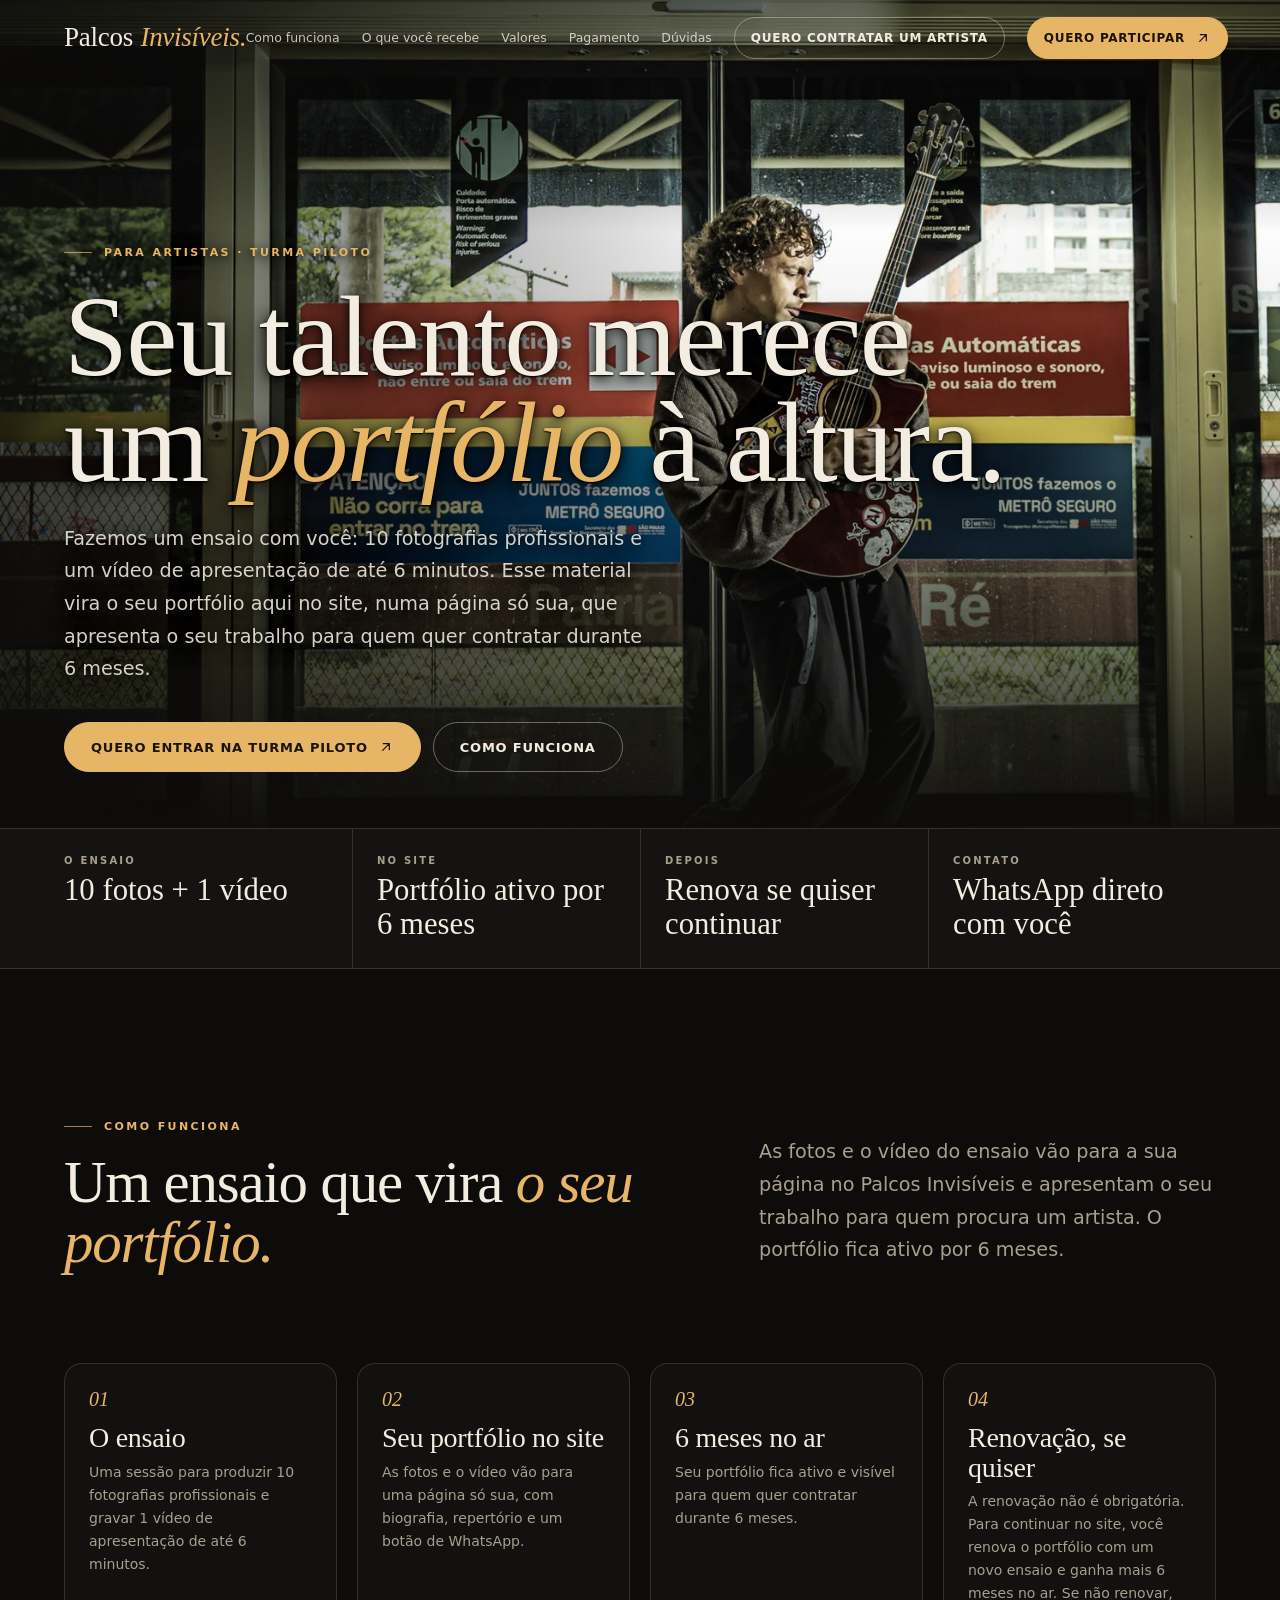
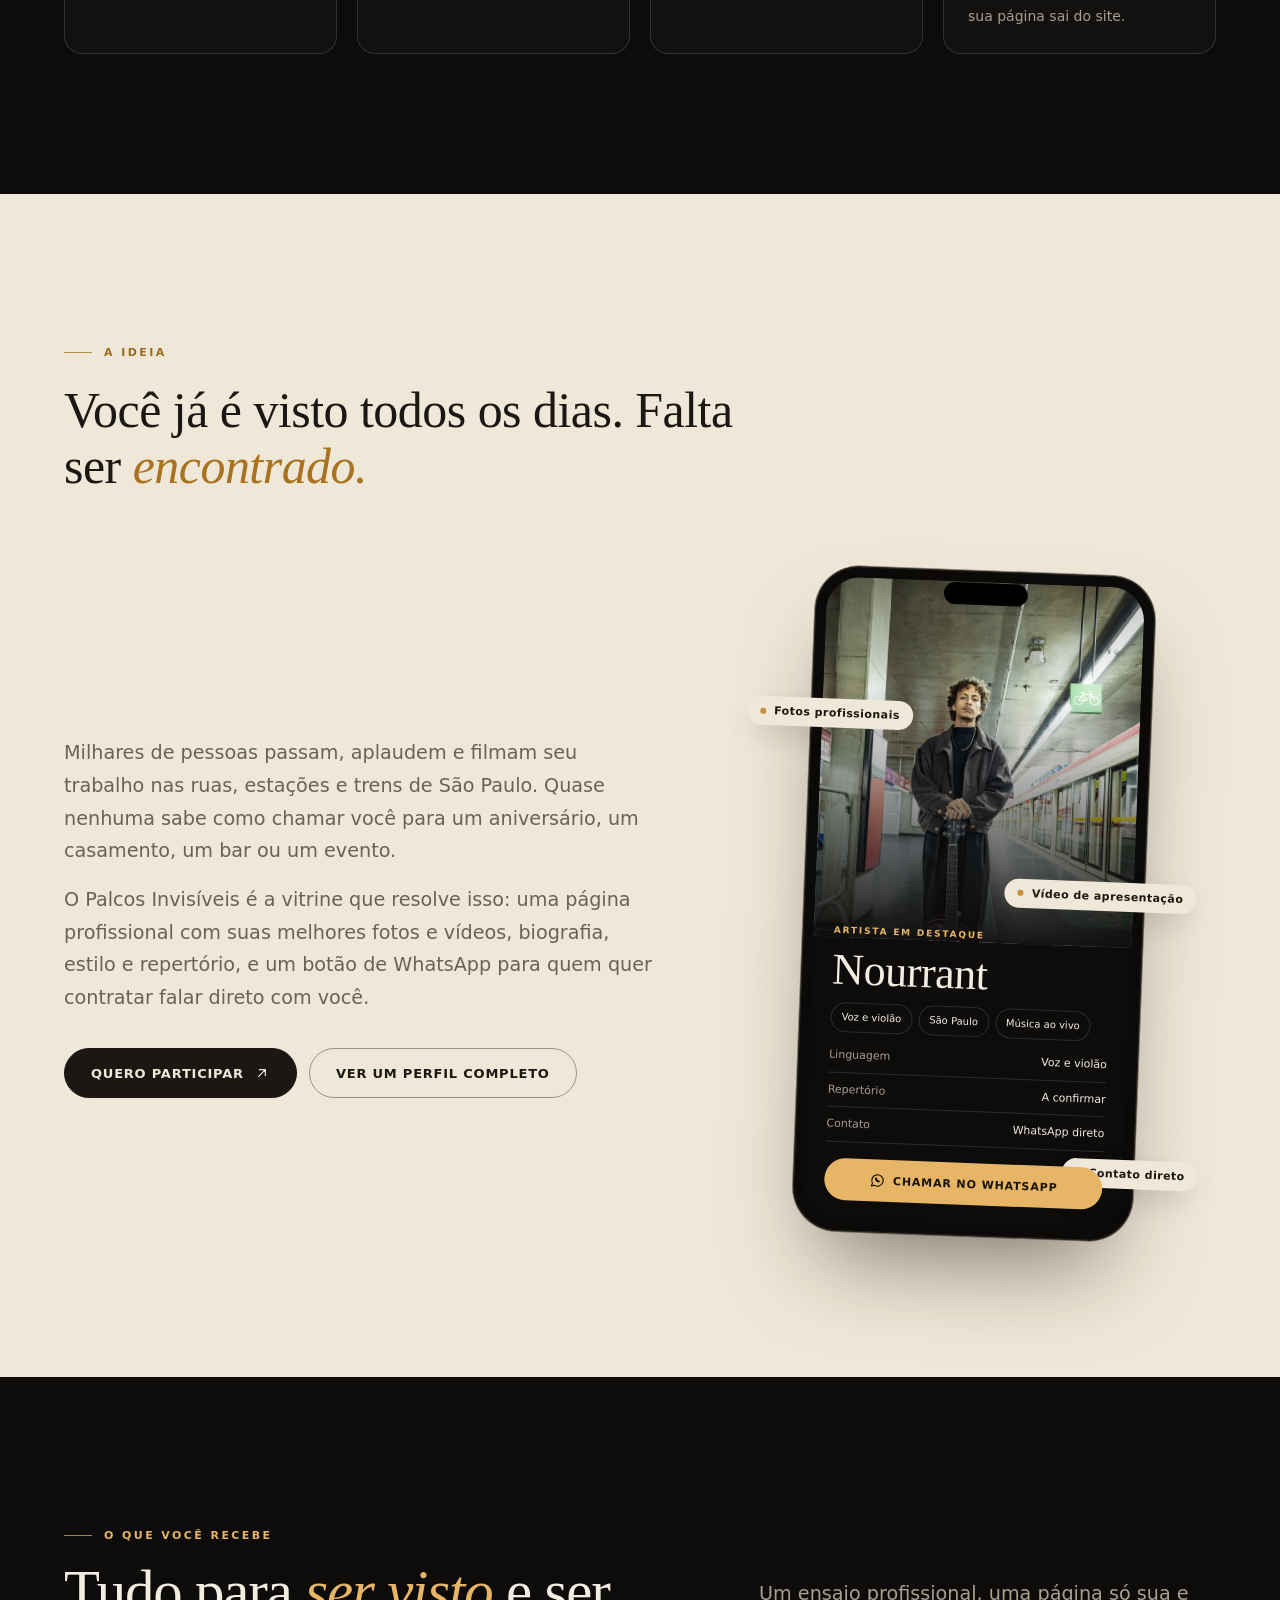
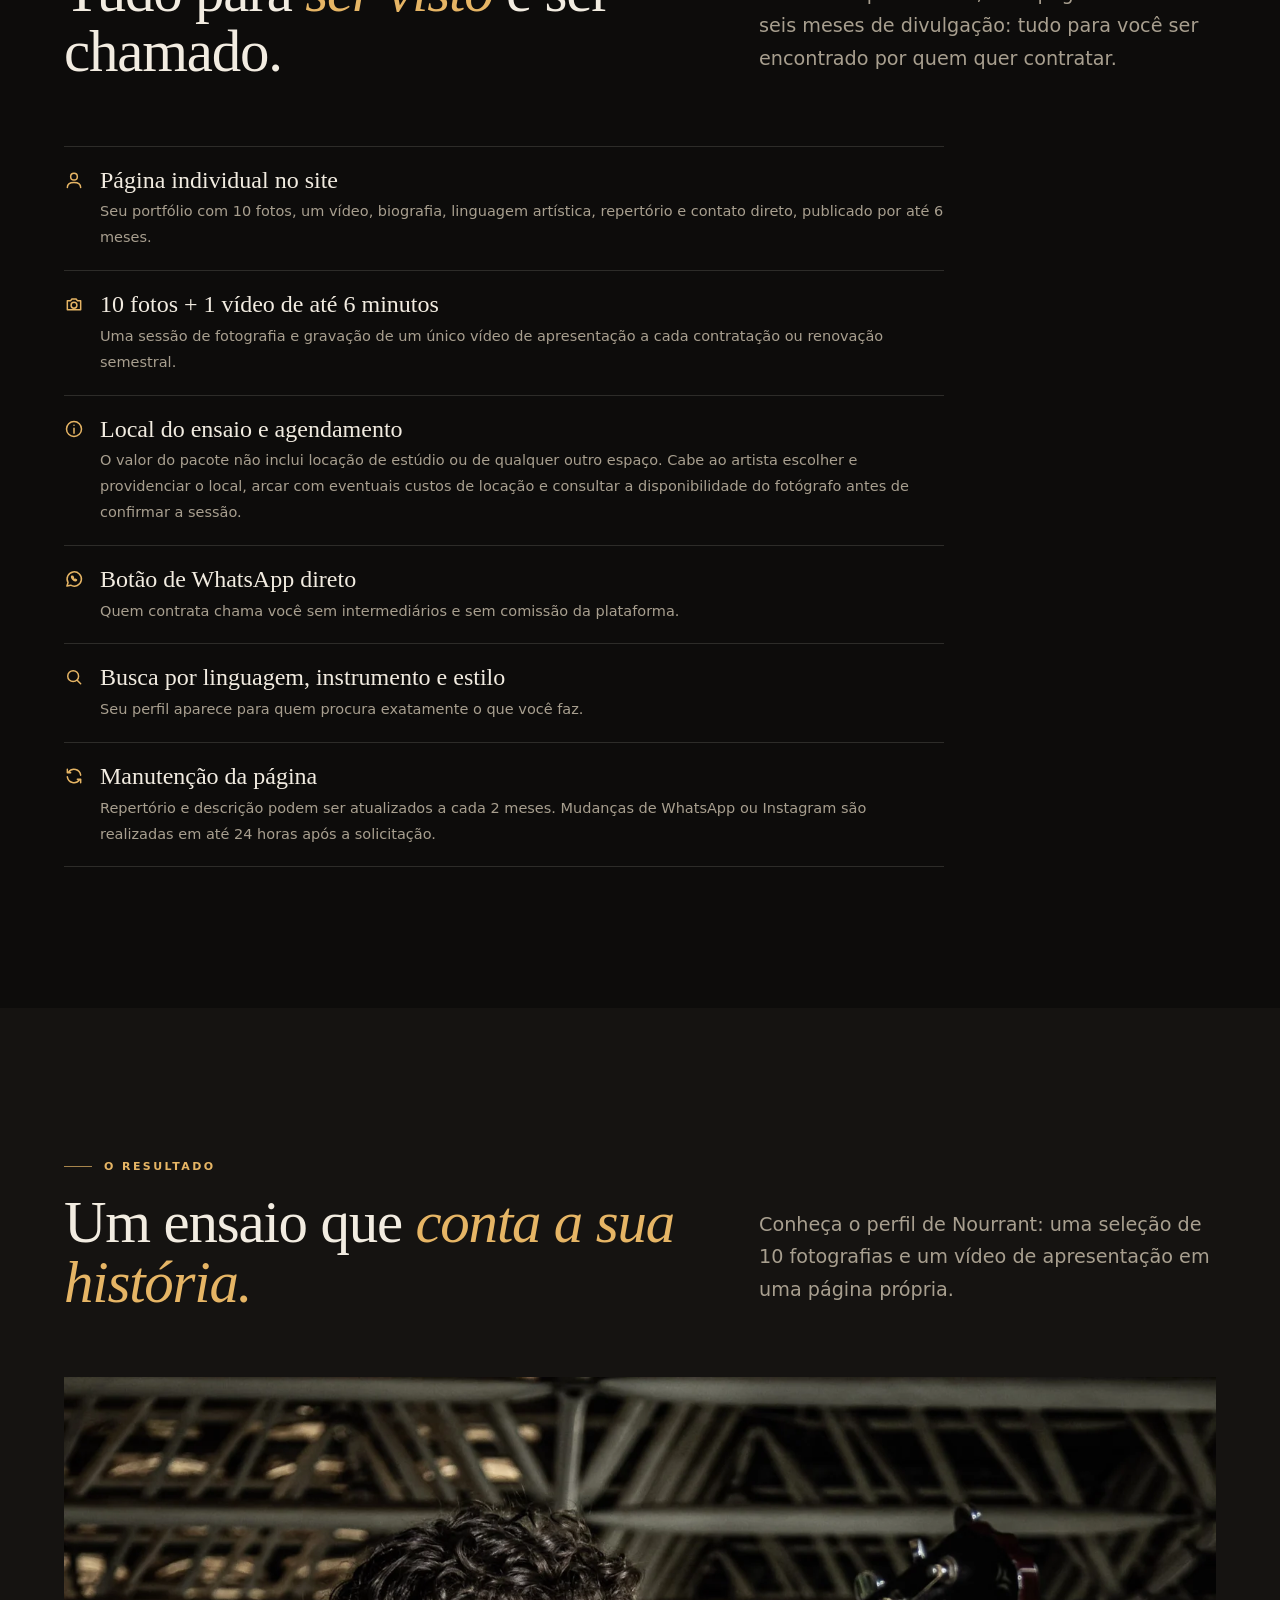
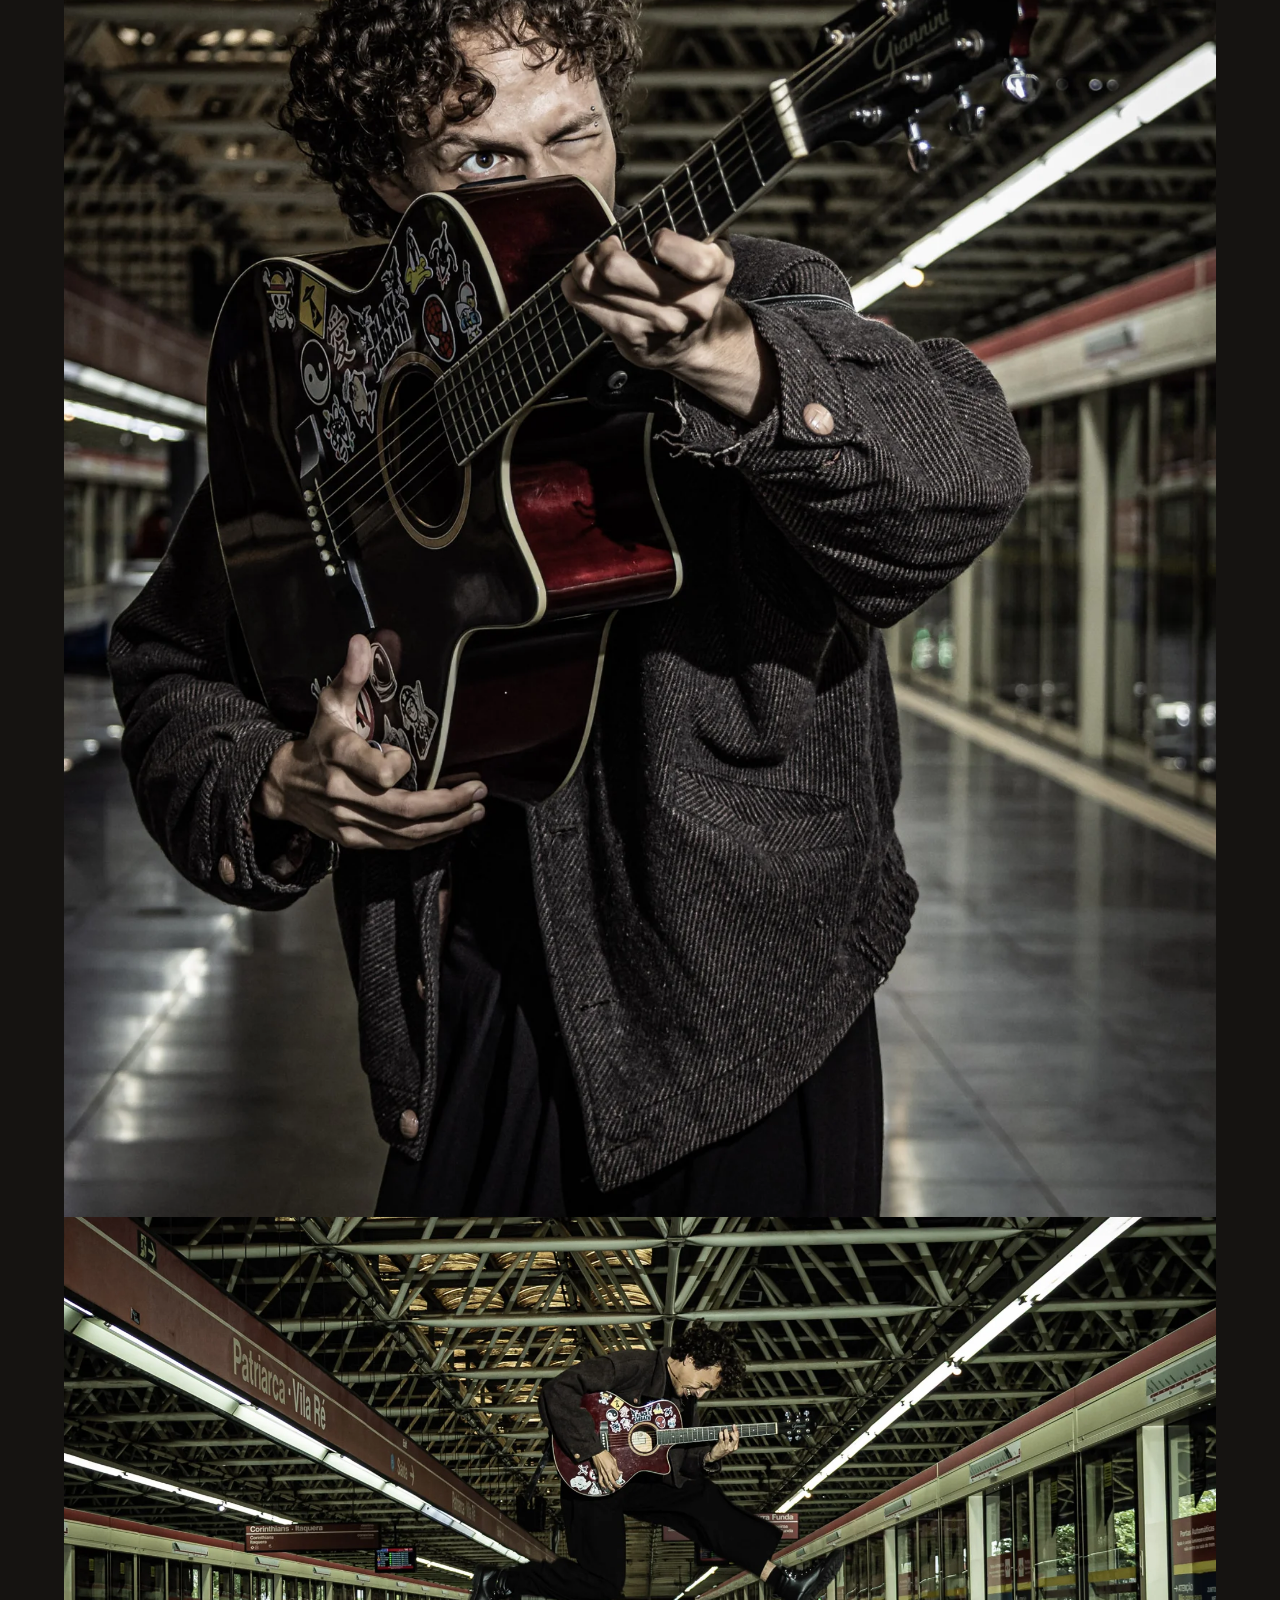
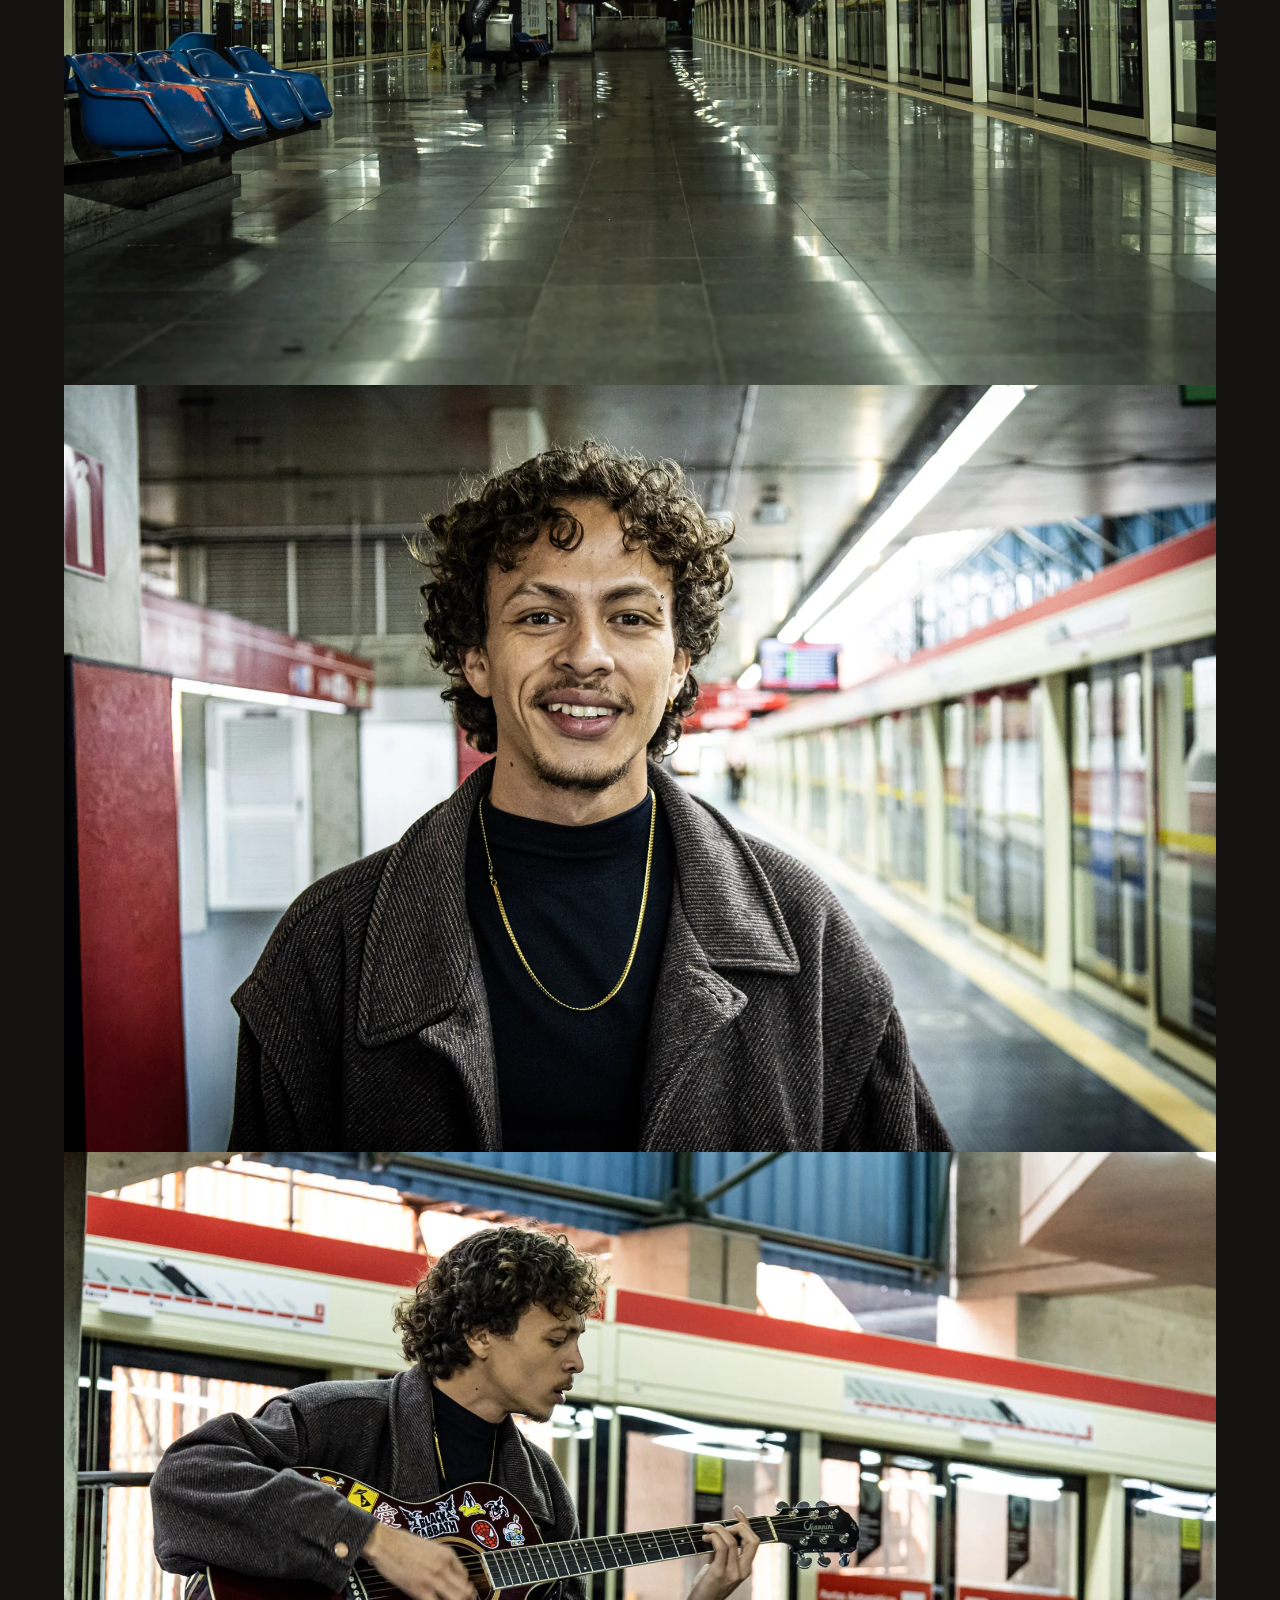
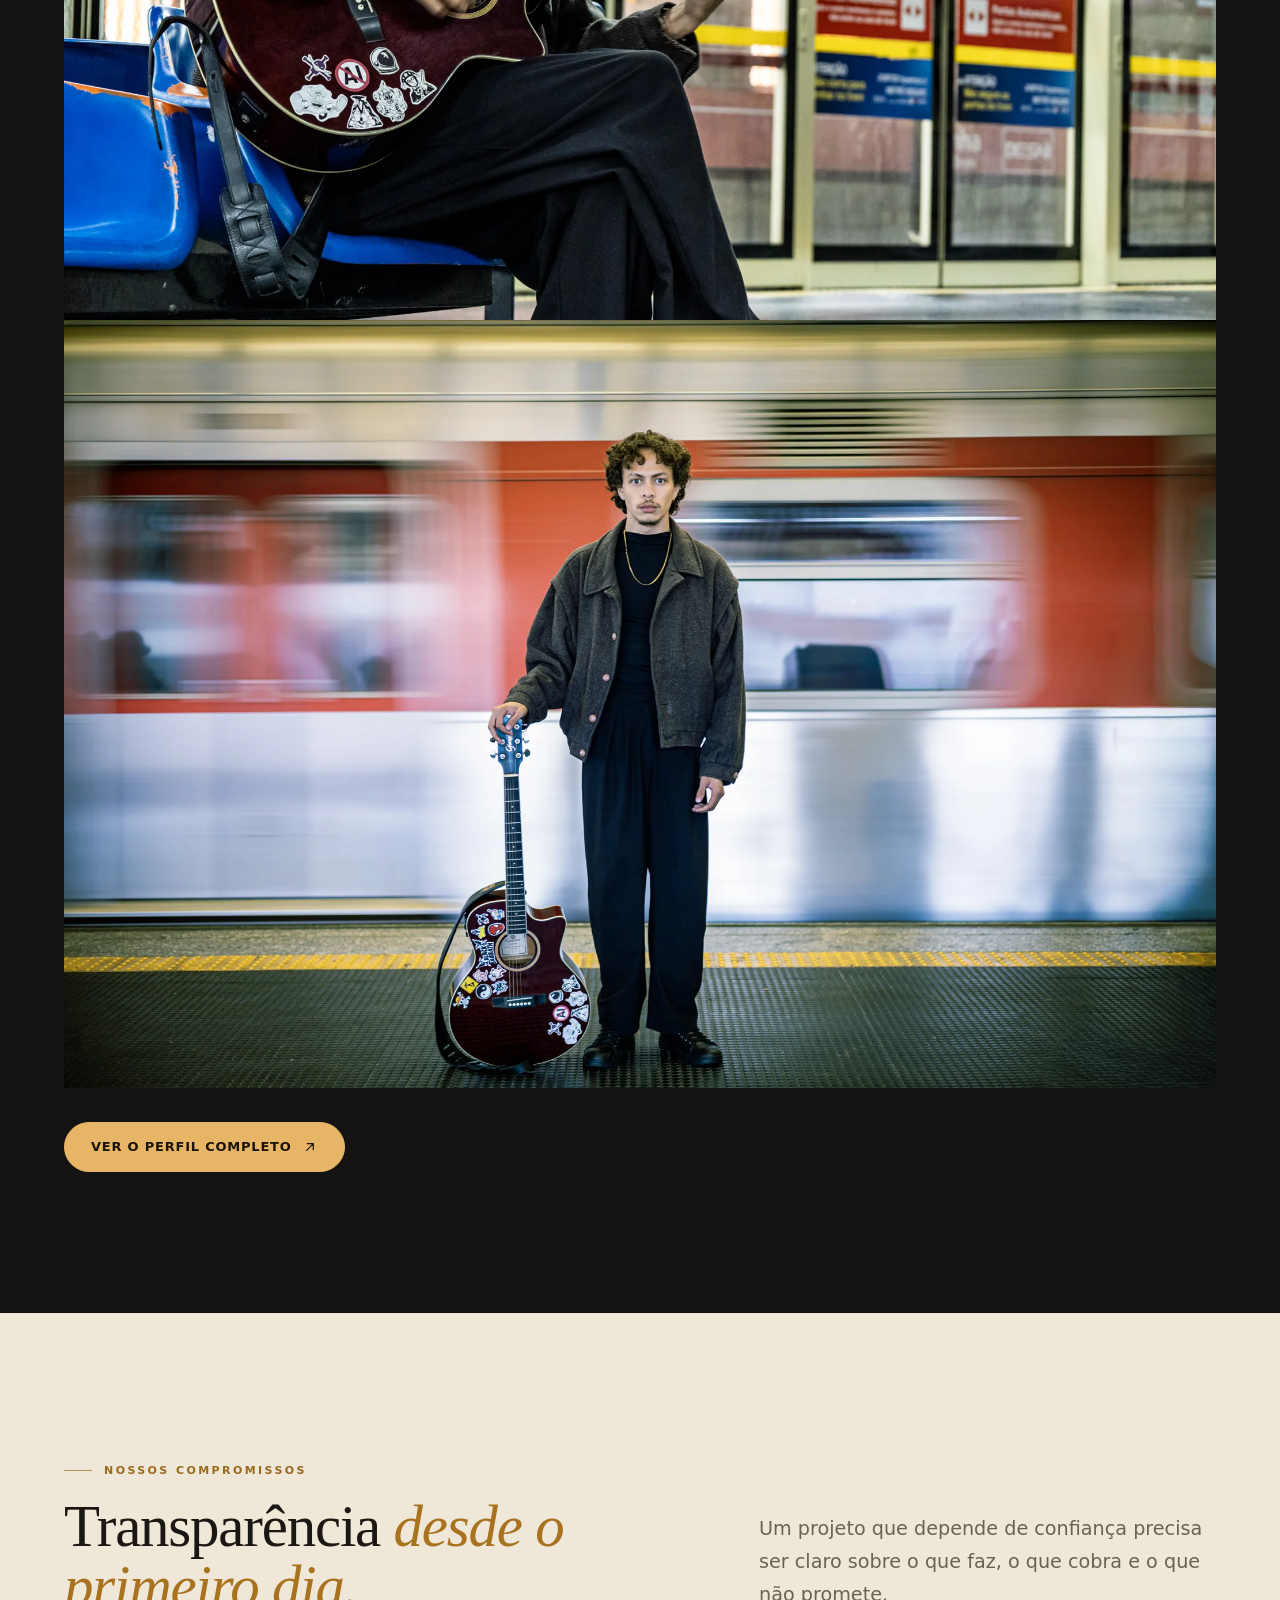
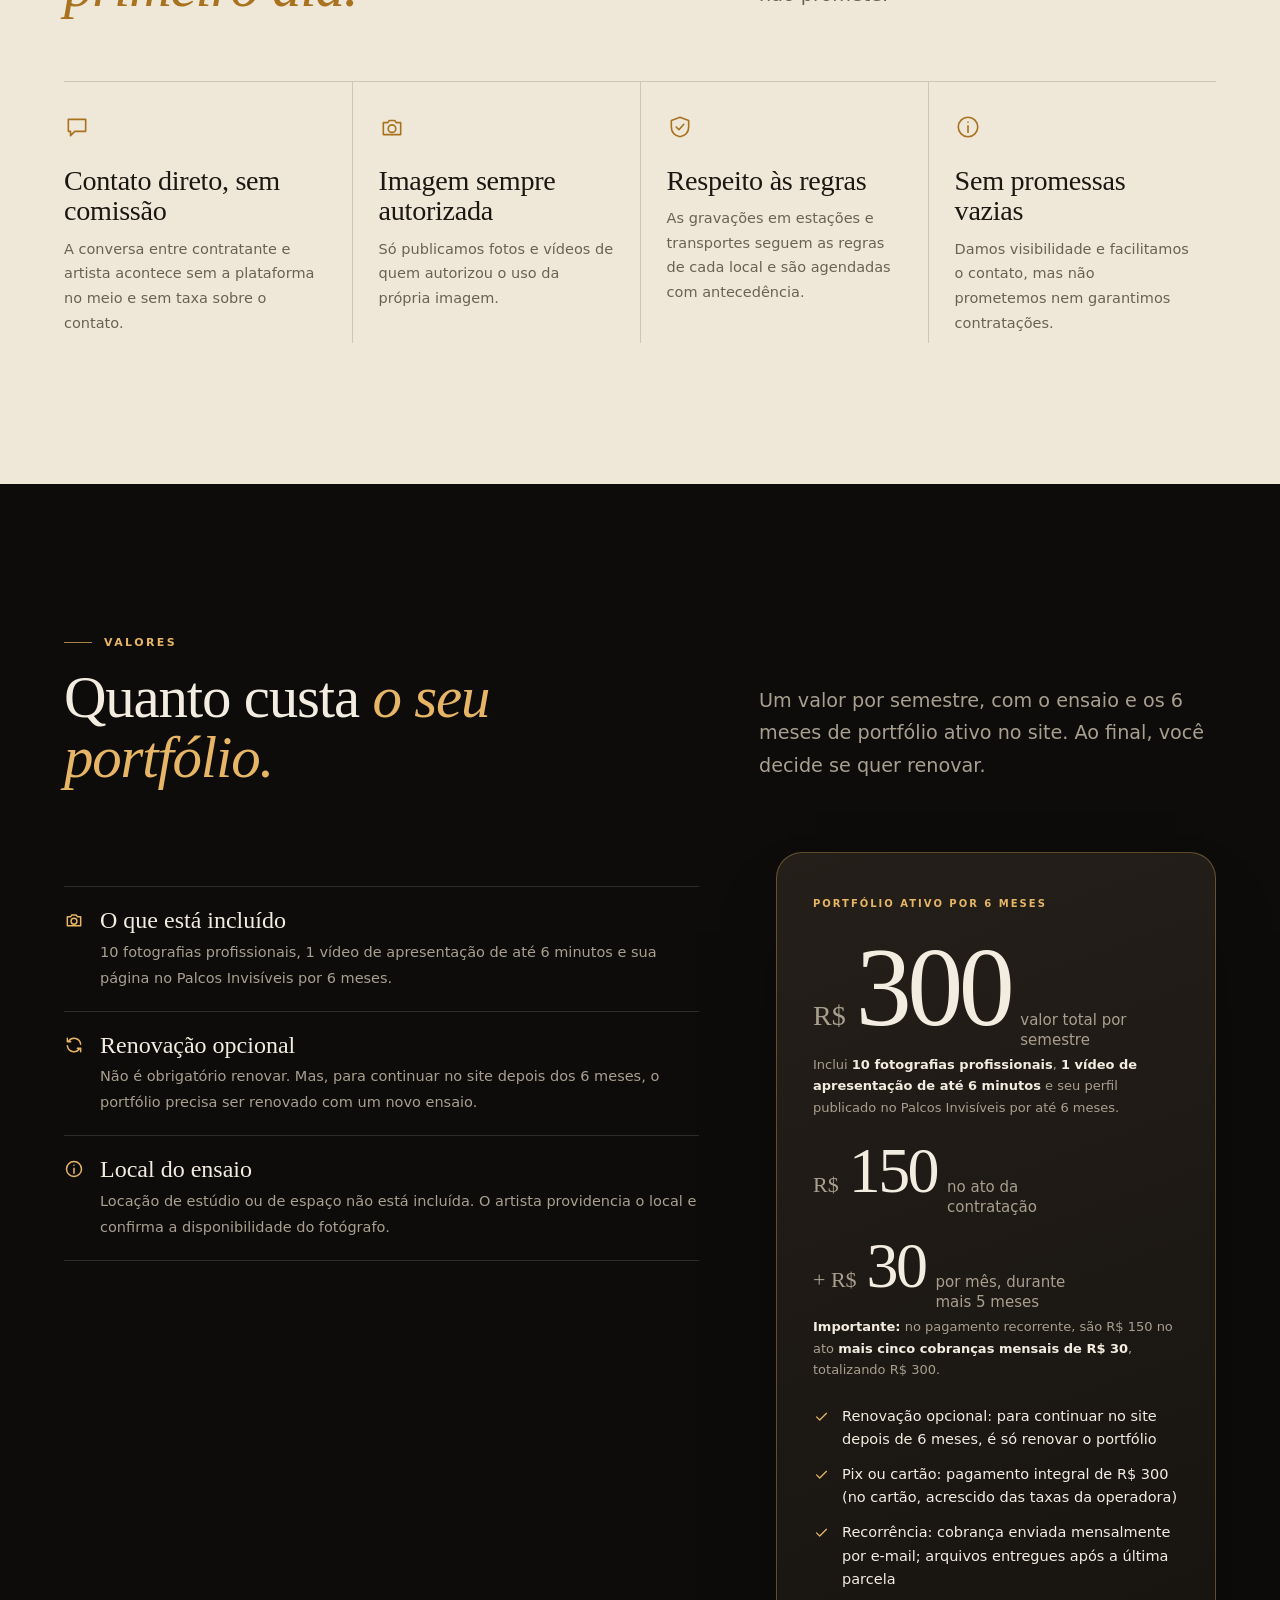
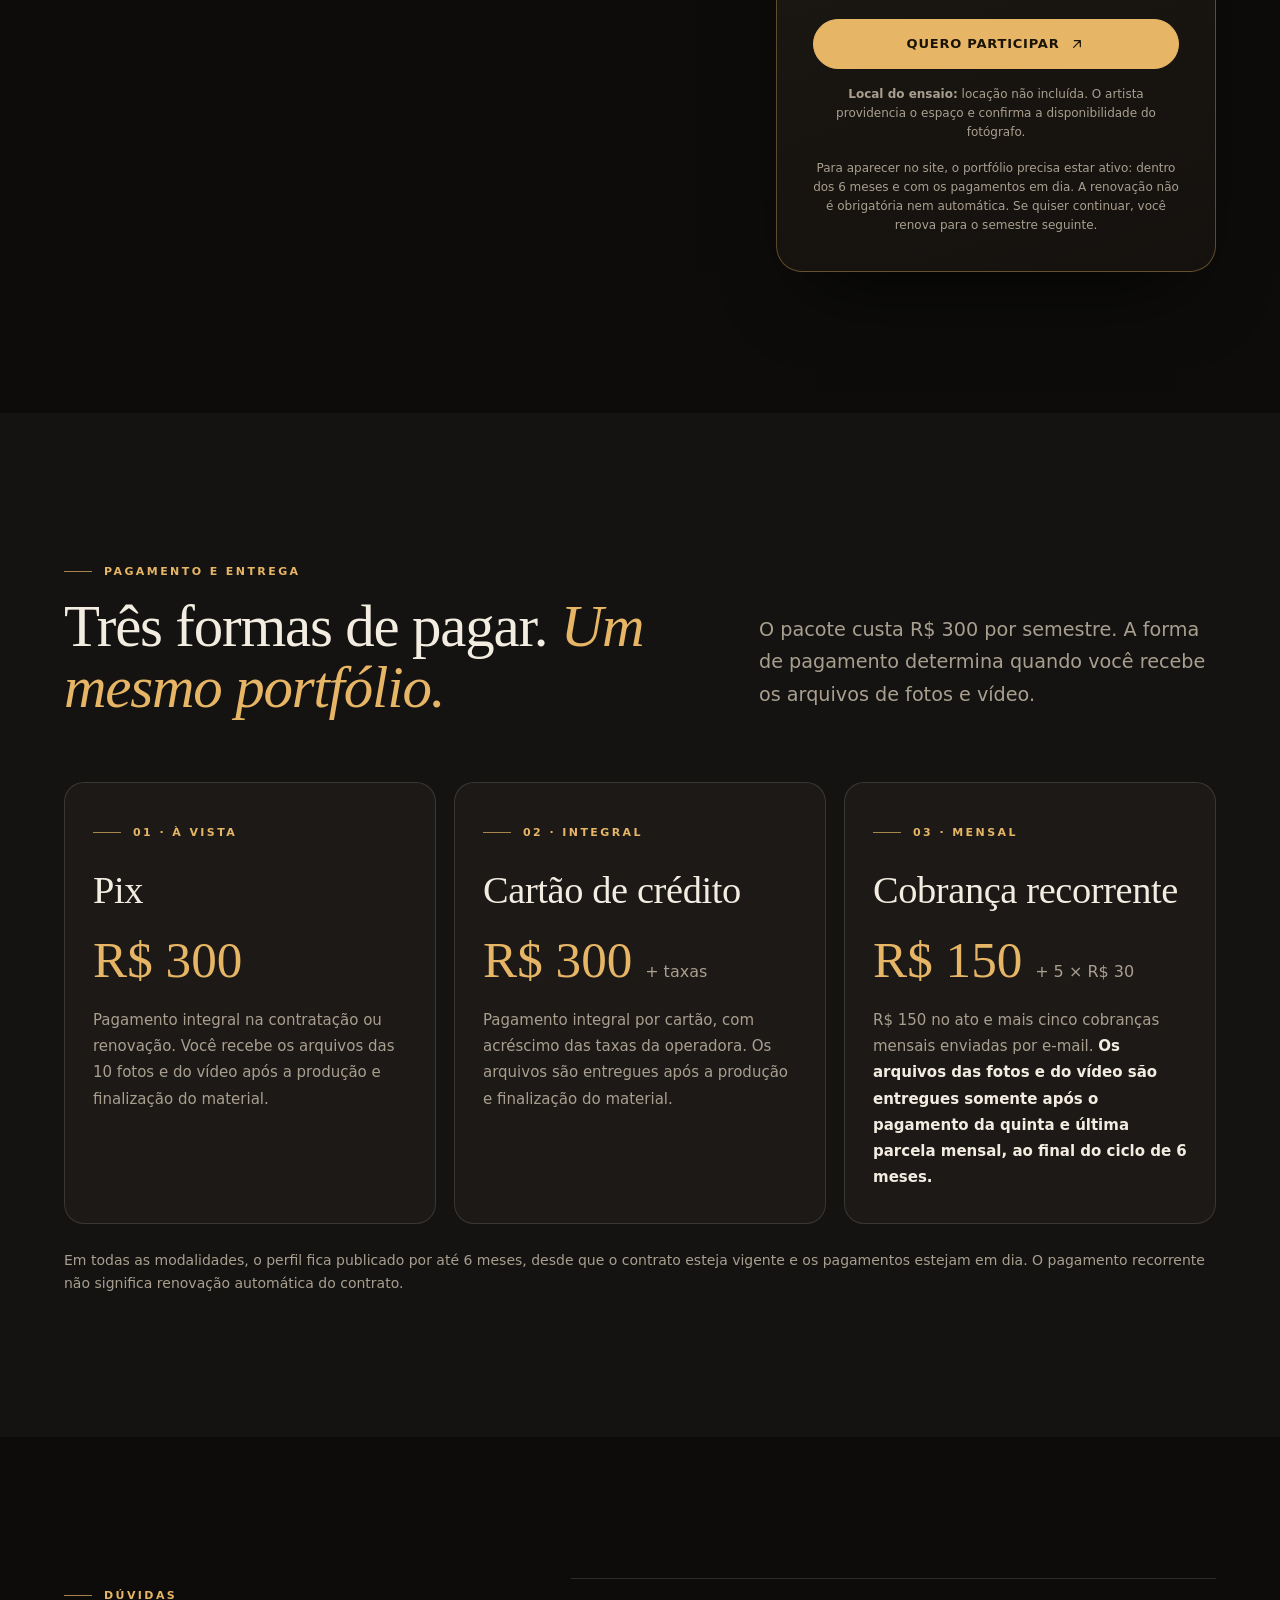
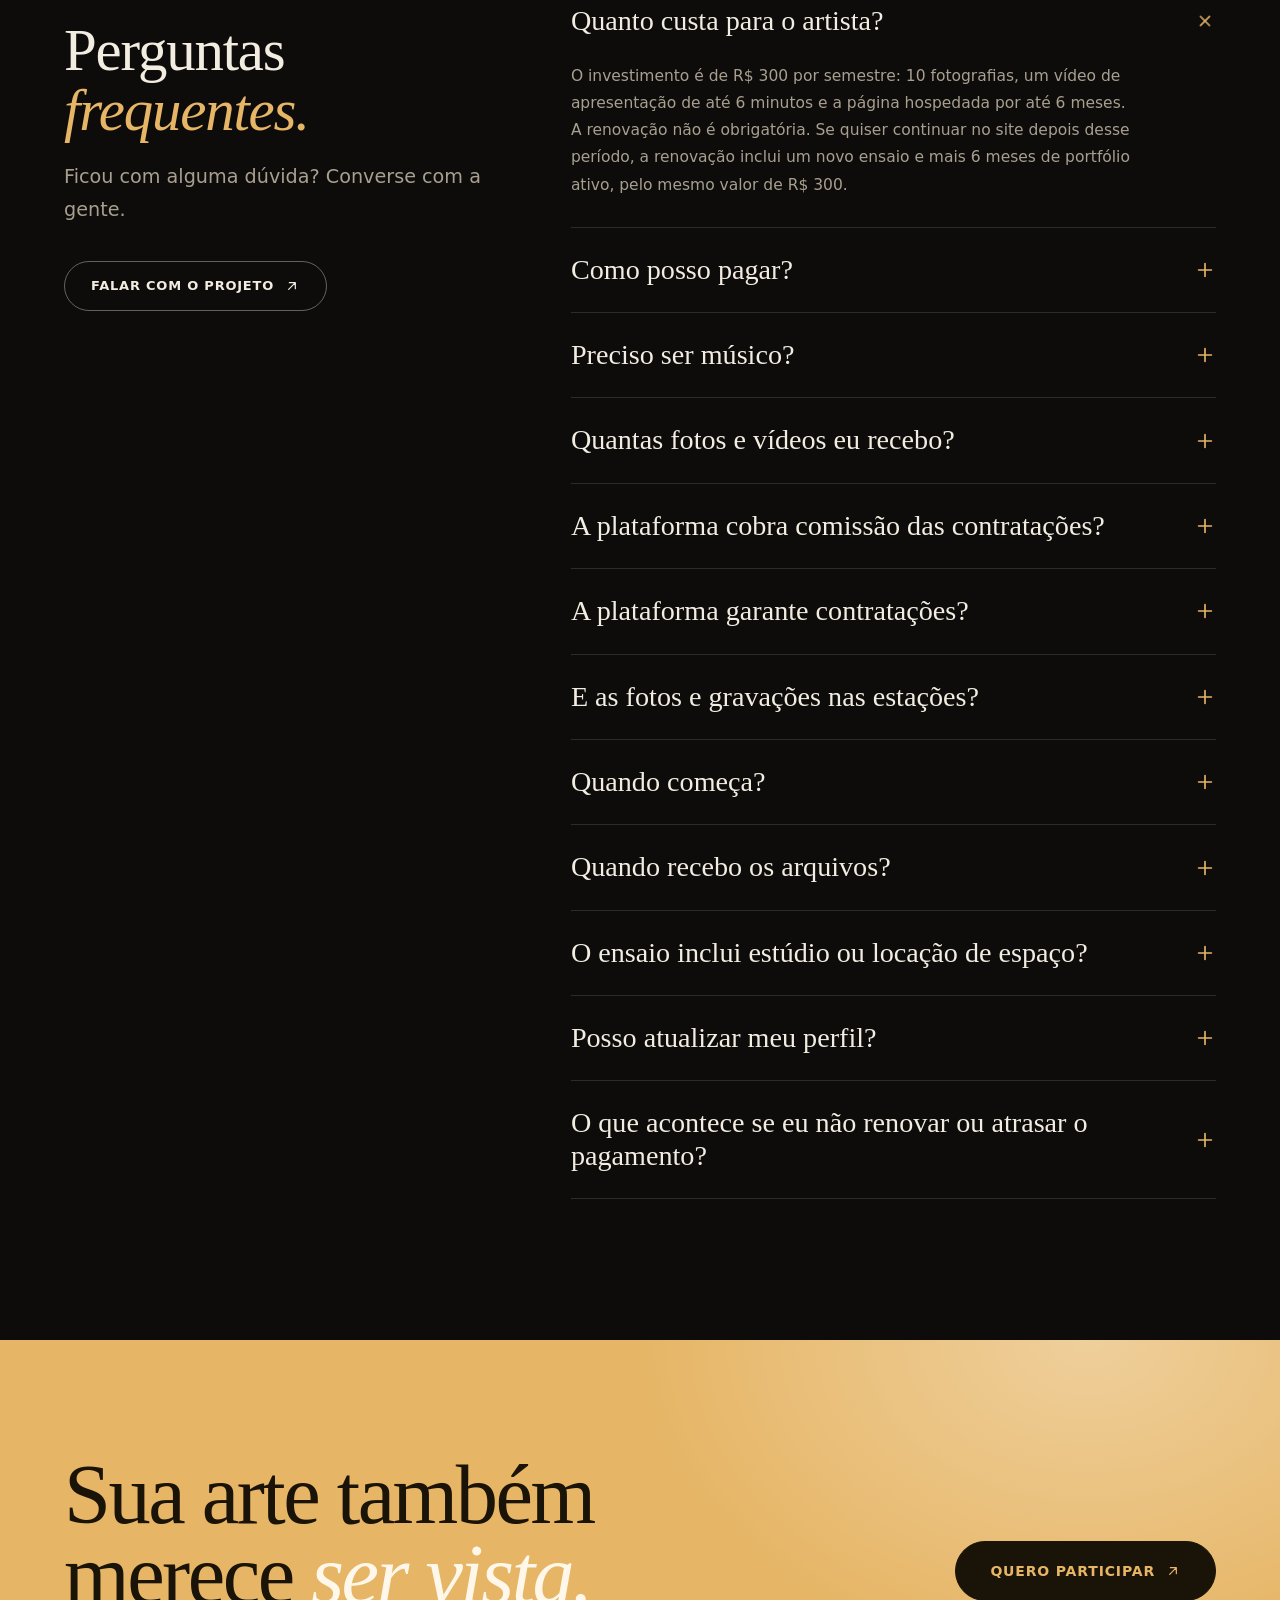
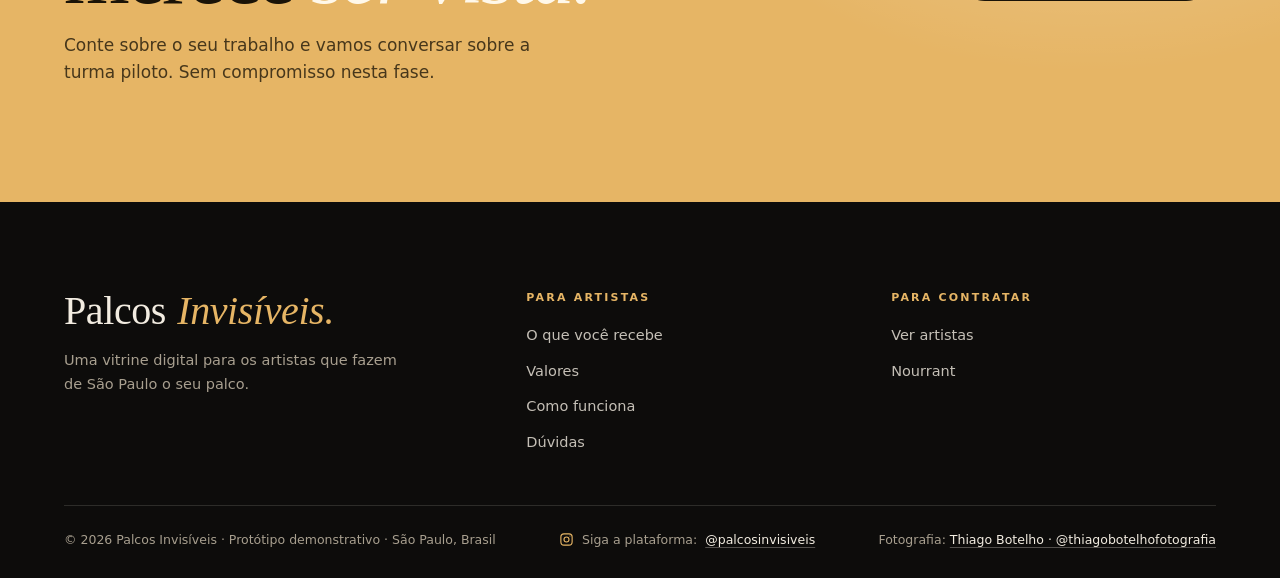
<file: para-artistas.html>
<!DOCTYPE html>

<html class="no-js" lang="pt-BR">
<head>
<meta charset="utf-8"/>
<meta content="width=device-width,initial-scale=1" name="viewport"/>
<title>Para artistas | Palcos Invisíveis</title>
<meta content="Entre para a turma piloto do Palcos Invisíveis: ensaio profissional de fotos e vídeos, página própria e contato direto com quem quer contratar artistas de rua em São Paulo." name="description"/>
<meta content="#0d0c0b" name="theme-color"/>
<meta content="Para artistas — Palcos Invisíveis" property="og:title"/>
<meta content="Seu talento merece um portfólio à altura. Conheça a turma piloto." property="og:description"/>
<meta content="https://www.palcosinvisiveis.com.br/assets/compartilhar-para-artistas.jpg" property="og:image"/>
<meta content="1200" property="og:image:width"/>
<meta content="630" property="og:image:height"/>
<meta content="Artista tocando violão diante das portas de um trem" property="og:image:alt"/>
<meta content="https://www.palcosinvisiveis.com.br/para-artistas.html" property="og:url"/>
<meta content="website" property="og:type"/>
<meta content="Palcos Invisíveis" property="og:site_name"/>
<meta content="pt_BR" property="og:locale"/>
<meta content="summary_large_image" name="twitter:card"/>
<meta content="https://www.palcosinvisiveis.com.br/assets/compartilhar-para-artistas.jpg" name="twitter:image"/>
<script>document.documentElement.className='js'</script>
<link rel="preload" as="image" href="assets/img/12-1200.webp" imagesrcset="assets/img/12-800.webp 800w, assets/img/12-1200.webp 1200w, assets/img/12.webp 2000w" imagesizes="100vw" fetchpriority="high">
<link href="style.css?v=20261112e" rel="stylesheet"/>
</head>
<body>
<a class="skip" href="#passos">Pular para o conteúdo</a>
<svg aria-hidden="true" focusable="false" height="0" style="position:absolute" width="0"><defs>
<symbol id="i-arrow" viewbox="0 0 24 24"><path d="M7 17 17 7M8 7h9v9"></path></symbol>
<symbol id="i-left" viewbox="0 0 24 24"><path d="M19 12H5M11 5l-7 7 7 7"></path></symbol>
<symbol id="i-right" viewbox="0 0 24 24"><path d="M5 12h14M13 5l7 7-7 7"></path></symbol>
<symbol id="i-play" viewbox="0 0 24 24"><path class="f" d="M8 5v14l11-7z" fill="currentColor" stroke="none"></path></symbol>
<symbol id="i-pause" viewbox="0 0 24 24"><path d="M8 5v14M16 5v14" stroke-width="3"></path></symbol>
<symbol id="i-wa" viewbox="0 0 24 24"><path d="M3.5 20.5l1.4-4.2A8.6 8.6 0 1 1 8 19.4z"></path><path d="M9.2 8.6c-.3.9 0 2 1.1 3.3 1.1 1.3 2.3 2 3.2 2.1.7.1 1.3-.3 1.5-.9l-1.6-.9-.7.6c-.7-.3-1.6-1.1-2-1.9l.6-.7-.9-1.6c-.6.1-1.1.5-1.2 1z"></path></symbol>
<symbol id="i-expand" viewbox="0 0 24 24"><path d="M4 9V4h5M20 9V4h-5M4 15v5h5M20 15v5h-5"></path></symbol>
<symbol id="i-x" viewbox="0 0 24 24"><path d="M6 6l12 12M18 6 6 18"></path></symbol>
<symbol id="i-plus" viewbox="0 0 24 24"><path d="M12 5v14M5 12h14"></path></symbol>
<symbol id="i-check" viewbox="0 0 24 24"><path d="M5 12.5l4.5 4.5L19 7.5"></path></symbol>
<symbol id="i-search" viewbox="0 0 24 24"><circle cx="11" cy="11" r="6.5"></circle><path d="M20 20l-4.2-4.2"></path></symbol>
<symbol id="i-user" viewbox="0 0 24 24"><circle cx="12" cy="8" r="4"></circle><path d="M4 21c0-4 3.5-6 8-6s8 2 8 6"></path></symbol>
<symbol id="i-camera" viewbox="0 0 24 24"><path d="M4 8h4l1.5-2h5L16 8h4v11H4z"></path><circle cx="12" cy="13.5" r="3.5"></circle></symbol>
<symbol id="i-refresh" viewbox="0 0 24 24"><path d="M20 11a8 8 0 0 0-14.5-3.5M4 4v4h4M4 13a8 8 0 0 0 14.5 3.5M20 20v-4h-4"></path></symbol>
<symbol id="i-chat" viewbox="0 0 24 24"><path d="M4 5h16v11H10l-4 4v-4H4z"></path></symbol>
<symbol id="i-shield" viewbox="0 0 24 24"><path d="M12 3l8 3v6c0 5-3.5 8-8 9-4.5-1-8-4-8-9V6z"></path><path d="M8.5 12l2.5 2.5 4.5-5"></path></symbol>
<symbol id="i-info" viewbox="0 0 24 24"><circle cx="12" cy="12" r="9"></circle><path d="M12 11v6M12 7.5v.01"></path></symbol>
</defs></svg>
<header class="site-header" id="top-header">
<div class="wrap">
<a aria-label="Palcos Invisíveis — início" class="logo" href="index.html">Palcos <i>Invisíveis</i><span class="dot">.</span></a>
<button aria-controls="nav" aria-expanded="false" aria-label="Abrir menu" class="burger" type="button"><span></span></button>
<nav aria-label="Principal" class="nav" id="nav">
<a href="#passos">Como funciona</a>
<a href="#recebe">O que você recebe</a>
<a href="#valores">Valores</a>
<a href="#pagamento">Pagamento</a>
<a href="#duvidas">Dúvidas</a>
<a class="btn sm ghost" href="index.html">Quero contratar um artista</a>
<a class="btn sm" data-contact="projeto" href="#">Quero participar <svg class="ic"><use href="#i-arrow"></use></svg></a>
</nav>
</div>
</header>
<main>
<section aria-label="Apresentação para artistas" class="p-hero a-hero">
<div class="hero-photo"><img fetchpriority="high" decoding="sync" alt="Artista em movimento tocando violão diante das portas de um trem" src="assets/img/12-1200.webp" srcset="assets/img/12-800.webp 800w, assets/img/12-1200.webp 1200w, assets/img/12.webp 2000w" sizes="100vw"/></div>
<div class="wrap hero-inner">
<span class="eyebrow rise d1">Para artistas · Turma piloto</span>
<h1 class="rise d2" style="font-size:clamp(52px,9vw,148px);line-height:.92;letter-spacing:-.015em;margin:22px 0 28px">Seu talento merece<br/>um <em>portfólio</em> à altura.</h1>
<div class="p-hero-row">
<p class="lead rise d3">Fazemos um ensaio com você: 10 fotografias profissionais e um vídeo de apresentação de até 6 minutos. Esse material vira o seu portfólio aqui no site, numa página só sua, que apresenta o seu trabalho para quem quer contratar durante 6 meses.</p>
<div class="actions rise d3">
<a class="btn" data-contact="projeto" href="#">Quero entrar na turma piloto <svg class="ic"><use href="#i-arrow"></use></svg></a>
<a class="btn ghost" href="#passos">Como funciona</a>
</div>
</div>
</div>
</section>
<div class="quickbar"><div class="wrap">
<div class="qb"><small>O ensaio</small><b>10 fotos + 1 vídeo</b></div>
<div class="qb"><small>No site</small><b>Portfólio ativo por 6 meses</b></div>
<div class="qb"><small>Depois</small><b>Renova se quiser continuar</b></div>
<div class="qb"><small>Contato</small><b>WhatsApp direto com você</b></div>
</div></div>
<section class="section" id="passos">
<div class="wrap">
<div class="sec-head">
<div><span class="eyebrow reveal">Como funciona</span><h2 class="h2 reveal">Um ensaio que vira <em>o seu portfólio.</em></h2></div>
<p class="lead reveal">As fotos e o vídeo do ensaio vão para a sua página no Palcos Invisíveis e apresentam o seu trabalho para quem procura um artista. O portfólio fica ativo por 6 meses.</p>
</div>
<div class="timeline">
<div class="tl reveal"><span class="n">01</span><h4>O ensaio</h4><p>Uma sessão para produzir 10 fotografias profissionais e gravar 1 vídeo de apresentação de até 6 minutos.</p></div>
<div class="tl reveal" style="--d:.1s"><span class="n">02</span><h4>Seu portfólio no site</h4><p>As fotos e o vídeo vão para uma página só sua, com biografia, repertório e um botão de WhatsApp.</p></div>
<div class="tl reveal" style="--d:.2s"><span class="n">03</span><h4>6 meses no ar</h4><p>Seu portfólio fica ativo e visível para quem quer contratar durante 6 meses.</p></div>
<div class="tl reveal" style="--d:.3s"><span class="n">04</span><h4>Renovação, se quiser</h4><p>A renovação não é obrigatória. Para continuar no site, você renova o portfólio com um novo ensaio e ganha mais 6 meses no ar. Se não renovar, sua página sai do site.</p></div>
</div>
</div>
</section>
<section class="section paper" id="projeto">
<div class="wrap">
<span class="eyebrow reveal">A ideia</span>
<h2 class="manifesto reveal" style="margin-top:22px">Você já é visto todos os dias. Falta ser <em>encontrado.</em></h2>
<div class="project-grid" style="margin-top:clamp(44px,6vw,80px)">
<div class="project-copy">
<p class="lead reveal">Milhares de pessoas passam, aplaudem e filmam seu trabalho nas ruas, estações e trens de São Paulo. Quase nenhuma sabe como chamar você para um aniversário, um casamento, um bar ou um evento.</p>
<p class="lead reveal">O Palcos Invisíveis é a vitrine que resolve isso: uma página profissional com suas melhores fotos e vídeos, biografia, estilo e repertório, e um botão de WhatsApp para quem quer contratar falar direto com você.</p>
<div class="actions reveal"><a class="btn dark" data-contact="projeto" href="#">Quero participar <svg class="ic"><use href="#i-arrow"></use></svg></a><a class="btn ghost" href="nourrant.html">Ver um perfil completo</a></div>
</div>
<div aria-label="Exemplo de perfil de artista" class="reveal">
<div class="phone">
<div class="phone-notch"></div>
<div class="phone-screen">
<img loading="lazy" decoding="async" alt="Nourrant em pé na plataforma, com o violão ao lado" src="[data-uri]" data-src="assets/img/04-700.webp" data-srcset="assets/img/04-700.webp 700w, assets/img/04-1000.webp 1000w, assets/img/04.webp 1302w" sizes="340px"/>
<div class="phone-body">
<span class="tag">Artista em destaque</span>
<h4>Nourrant</h4>
<div class="phone-chips"><span>Voz e violão</span><span>São Paulo</span><span>Música ao vivo</span></div>
<div class="phone-rows"><div>Linguagem <b>Voz e violão</b></div><div>Repertório <b>A confirmar</b></div><div>Contato <b>WhatsApp direto</b></div></div>
<div class="phone-cta"><svg class="ic" style="font-size:16px"><use href="#i-wa"></use></svg> Chamar no WhatsApp</div>
</div>
</div>
<div aria-hidden="true" class="phone-labels"><span class="l1">Fotos profissionais</span><span class="l2">Vídeo de apresentação</span><span class="l3">Contato direto</span></div>
</div>
</div>
</div>
</div>
</section>
<section class="section" id="recebe">
<div class="wrap">
<div class="sec-head">
<div><span class="eyebrow reveal">O que você recebe</span><h2 class="h2 reveal">Tudo para <em>ser visto</em> e ser chamado.</h2></div>
<p class="lead reveal">Um ensaio profissional, uma página só sua e seis meses de divulgação: tudo para você ser encontrado por quem quer contratar.</p>
</div>
<div class="recebe-list" style="max-width:880px">
<div><ul class="included">
<li class="reveal"><svg class="ic"><use href="#i-user"></use></svg><div><b>Página individual no site</b><span>Seu portfólio com 10 fotos, um vídeo, biografia, linguagem artística, repertório e contato direto, publicado por até 6 meses.</span></div></li>
<li class="reveal"><svg class="ic"><use href="#i-camera"></use></svg><div><b>10 fotos + 1 vídeo de até 6 minutos</b><span>Uma sessão de fotografia e gravação de um único vídeo de apresentação a cada contratação ou renovação semestral.</span></div></li>
<li class="reveal"><svg class="ic"><use href="#i-info"></use></svg><div><b>Local do ensaio e agendamento</b><span>O valor do pacote não inclui locação de estúdio ou de qualquer outro espaço. Cabe ao artista escolher e providenciar o local, arcar com eventuais custos de locação e consultar a disponibilidade do fotógrafo antes de confirmar a sessão.</span></div></li>
<li class="reveal"><svg class="ic"><use href="#i-wa"></use></svg><div><b>Botão de WhatsApp direto</b><span>Quem contrata chama você sem intermediários e sem comissão da plataforma.</span></div></li>
<li class="reveal"><svg class="ic"><use href="#i-search"></use></svg><div><b>Busca por linguagem, instrumento e estilo</b><span>Seu perfil aparece para quem procura exatamente o que você faz.</span></div></li>
<li class="reveal"><svg class="ic"><use href="#i-refresh"></use></svg><div><b>Manutenção da página</b><span>Repertório e descrição podem ser atualizados a cada 2 meses. Mudanças de WhatsApp ou Instagram são realizadas em até 24 horas após a solicitação.</span></div></li>
</ul></div>
</div>
</div>
</section>

<section class="section alt" id="exemplo">
<div class="wrap">
<div class="sec-head">
<div><span class="eyebrow reveal">O resultado</span><h2 class="h2 reveal">Um ensaio que <em>conta a sua história.</em></h2></div>
<p class="lead reveal">Conheça o perfil de Nourrant: uma seleção de 10 fotografias e um vídeo de apresentação em uma página própria.</p>
</div>
<div class="reel reveal">
<a href="nourrant.html"><img alt="Retrato de Nourrant com o violão" loading="lazy" src="[data-uri]" data-src="assets/img/17.webp"/></a>
<a href="nourrant.html"><img alt="Nourrant em um salto na plataforma" loading="lazy" src="[data-uri]" data-src="assets/img/15.webp"/></a>
<a href="nourrant.html"><img alt="Nourrant sorrindo" loading="lazy" src="[data-uri]" data-src="assets/img/06.webp"/></a>
<a href="nourrant.html"><img alt="Mãos de Nourrant no violão" loading="lazy" src="[data-uri]" data-src="assets/img/03.webp"/></a>
<a href="nourrant.html"><img alt="Nourrant parado enquanto um trem passa" loading="lazy" src="[data-uri]" data-src="assets/img/20.webp"/></a>
</div>
<div class="actions reveal"><a class="btn" href="nourrant.html">Ver o perfil completo <svg class="ic"><use href="#i-arrow"></use></svg></a></div>
</div>
</section>
<section class="section paper" id="compromissos">
<div class="wrap">
<div class="sec-head">
<div><span class="eyebrow reveal">Nossos compromissos</span><h2 class="h2 reveal">Transparência <em>desde o primeiro dia.</em></h2></div>
<p class="lead reveal">Um projeto que depende de confiança precisa ser claro sobre o que faz, o que cobra e o que não promete.</p>
</div>
<div class="vows">
<div class="vow reveal"><svg class="ic"><use href="#i-chat"></use></svg><h3>Contato direto, sem comissão</h3><p>A conversa entre contratante e artista acontece sem a plataforma no meio e sem taxa sobre o contato.</p></div>
<div class="vow reveal" style="--d:.1s"><svg class="ic"><use href="#i-camera"></use></svg><h3>Imagem sempre autorizada</h3><p>Só publicamos fotos e vídeos de quem autorizou o uso da própria imagem.</p></div>
<div class="vow reveal" style="--d:.2s"><svg class="ic"><use href="#i-shield"></use></svg><h3>Respeito às regras</h3><p>As gravações em estações e transportes seguem as regras de cada local e são agendadas com antecedência.</p></div>
<div class="vow reveal" style="--d:.3s"><svg class="ic"><use href="#i-info"></use></svg><h3>Sem promessas vazias</h3><p>Damos visibilidade e facilitamos o contato, mas não prometemos nem garantimos contratações.</p></div>
</div>
</div>
</section>
<section class="section" id="valores">
<div class="wrap">
<div class="sec-head">
<div><span class="eyebrow reveal">Valores</span><h2 class="h2 reveal">Quanto custa <em>o seu portfólio.</em></h2></div>
<p class="lead reveal">Um valor por semestre, com o ensaio e os 6 meses de portfólio ativo no site. Ao final, você decide se quer renovar.</p>
</div>
<div class="artists-grid">
<div><ul class="included">
<li class="reveal"><svg class="ic"><use href="#i-camera"></use></svg><div><b>O que está incluído</b><span>10 fotografias profissionais, 1 vídeo de apresentação de até 6 minutos e sua página no Palcos Invisíveis por 6 meses.</span></div></li>
<li class="reveal"><svg class="ic"><use href="#i-refresh"></use></svg><div><b>Renovação opcional</b><span>Não é obrigatório renovar. Mas, para continuar no site depois dos 6 meses, o portfólio precisa ser renovado com um novo ensaio.</span></div></li>
<li class="reveal"><svg class="ic"><use href="#i-info"></use></svg><div><b>Local do ensaio</b><span>Locação de estúdio ou de espaço não está incluída. O artista providencia o local e confirma a disponibilidade do fotógrafo.</span></div></li>
</ul></div>
<aside aria-label="Valores para artistas" class="plan reveal"><span class="tag">Portfólio ativo por 6 meses</span><div class="price"><small>R$</small><strong>300</strong><span>valor total por semestre</span></div><p class="small">Inclui <b>10 fotografias profissionais</b>, <b>1 vídeo de apresentação de até 6 minutos</b> e seu perfil publicado no Palcos Invisíveis por até 6 meses.</p><div class="price sm"><small>R$</small><strong>150</strong><span>no ato da contratação</span></div><div class="price sm"><small>+ R$</small><strong>30</strong><span>por mês, durante mais 5 meses</span></div><p class="small"><b>Importante:</b> no pagamento recorrente, são R$ 150 no ato <b>mais cinco cobranças mensais de R$ 30</b>, totalizando R$ 300.</p><ul><li><svg class="ic"><use href="#i-check"></use></svg>Renovação opcional: para continuar no site depois de 6 meses, é só renovar o portfólio</li><li><svg class="ic"><use href="#i-check"></use></svg>Pix ou cartão: pagamento integral de R$ 300 (no cartão, acrescido das taxas da operadora)</li><li><svg class="ic"><use href="#i-check"></use></svg>Recorrência: cobrança enviada mensalmente por e-mail; arquivos entregues após a última parcela</li></ul><a class="btn" data-contact="projeto" href="#">Quero participar <svg class="ic"><use href="#i-arrow"></use></svg></a><p class="fine"><strong>Local do ensaio:</strong> locação não incluída. O artista providencia o espaço e confirma a disponibilidade do fotógrafo.</p><p class="fine">Para aparecer no site, o portfólio precisa estar ativo: dentro dos 6 meses e com os pagamentos em dia. A renovação não é obrigatória nem automática. Se quiser continuar, você renova para o semestre seguinte.</p></aside>
</div>
</div>
</section>
<section class="section alt" id="pagamento"><div class="wrap"><div class="sec-head"><div><span class="eyebrow reveal">Pagamento e entrega</span><h2 class="h2 reveal">Três formas de pagar. <em>Um mesmo portfólio.</em></h2></div><p class="lead reveal">O pacote custa R$ 300 por semestre. A forma de pagamento determina quando você recebe os arquivos de fotos e vídeo.</p></div><div class="payment-grid"><article class="pay-option reveal"><span class="eyebrow">01 · À vista</span><h3>Pix</h3><p class="pay-amount">R$ 300</p><p>Pagamento integral na contratação ou renovação. Você recebe os arquivos das 10 fotos e do vídeo após a produção e finalização do material.</p></article><article class="pay-option reveal"><span class="eyebrow">02 · Integral</span><h3>Cartão de crédito</h3><p class="pay-amount">R$ 300 <small>+ taxas</small></p><p>Pagamento integral por cartão, com acréscimo das taxas da operadora. Os arquivos são entregues após a produção e finalização do material.</p></article><article class="pay-option reveal"><span class="eyebrow">03 · Mensal</span><h3>Cobrança recorrente</h3><p class="pay-amount">R$ 150 <small>+ 5 × R$ 30</small></p><p>R$ 150 no ato e mais cinco cobranças mensais enviadas por e-mail. <strong>Os arquivos das fotos e do vídeo são entregues somente após o pagamento da quinta e última parcela mensal, ao final do ciclo de 6 meses.</strong></p></article></div><p class="payment-note">Em todas as modalidades, o perfil fica publicado por até 6 meses, desde que o contrato esteja vigente e os pagamentos estejam em dia. O pagamento recorrente não significa renovação automática do contrato.</p></div></section>
<section class="section" id="duvidas">
<div class="wrap faq-grid">
<div>
<span class="eyebrow reveal">Dúvidas</span>
<h2 class="h2 reveal" style="margin-top:18px">Perguntas <em>frequentes.</em></h2>
<p class="lead reveal" style="margin-top:20px">Ficou com alguma dúvida? Converse com a gente.</p>
<div class="actions reveal"><a class="btn ghost" data-contact="projeto" href="#">Falar com o projeto <svg class="ic"><use href="#i-arrow"></use></svg></a></div>
</div>
<div class="faq reveal">
<details open=""><summary>Quanto custa para o artista?<svg class="ic"><use href="#i-plus"></use></svg></summary><p>O investimento é de R$ 300 por semestre: 10 fotografias, um vídeo de apresentação de até 6 minutos e a página hospedada por até 6 meses. A renovação não é obrigatória. Se quiser continuar no site depois desse período, a renovação inclui um novo ensaio e mais 6 meses de portfólio ativo, pelo mesmo valor de R$ 300.</p></details>
<details><summary>Como posso pagar?<svg class="ic"><use href="#i-plus"></use></svg></summary><p>Você pode pagar R$ 300 à vista por Pix, R$ 300 mais as taxas da operadora no cartão de crédito, ou por cobrança recorrente: R$ 150 no ato e mais cinco cobranças de R$ 30 enviadas mensalmente por e-mail.</p></details>
<details><summary>Preciso ser músico?<svg class="ic"><use href="#i-plus"></use></svg></summary><p>Não. A plataforma é para artistas de rua de qualquer linguagem: música, dança, teatro, circo, palhaçaria e outras artes de apresentação.</p></details>
<details><summary>Quantas fotos e vídeos eu recebo?<svg class="ic"><use href="#i-plus"></use></svg></summary><p>São 10 fotografias profissionais e um único vídeo de apresentação de até 6 minutos por contratação ou renovação semestral.</p></details>
<details><summary>A plataforma cobra comissão das contratações?<svg class="ic"><use href="#i-plus"></use></svg></summary><p>No contato direto pelo site, não. Se um contratante preferir que o responsável pelo projeto selecione e intermedie a contratação, uma comissão poderá ser cobrada, sempre previamente acordada com todas as partes.</p></details>
<details><summary>A plataforma garante contratações?<svg class="ic"><use href="#i-plus"></use></svg></summary><p>Não. Damos visibilidade, um portfólio profissional e um canal direto de contato, mas cada contratação depende do interesse e da combinação entre contratante e artista.</p></details>
<details><summary>E as fotos e gravações nas estações?<svg class="ic"><use href="#i-plus"></use></svg></summary><p>Só publicamos imagens de quem autorizou o uso. As sessões são agendadas e seguem as regras de cada estação ou transporte; sempre que possível, acontecem no seu local de apresentação.</p></details>
<details><summary>Quando começa?<svg class="ic"><use href="#i-plus"></use></svg></summary><p>Estamos formando a turma piloto, com cerca de 15 artistas. Chame a gente pelo botão “Quero participar” e conversamos sobre as próximas vagas.</p></details>
<details><summary>Quando recebo os arquivos?<svg class="ic"><use href="#i-plus"></use></svg></summary><p>No Pix e no cartão com pagamento integral, as 10 fotos e o vídeo são entregues após a produção e finalização. Na cobrança recorrente, os arquivos são entregues somente ao final dos 6 meses, após a quitação da última das cinco parcelas mensais.</p></details><details><summary>O ensaio inclui estúdio ou locação de espaço?<svg class="ic"><use href="#i-plus"></use></svg></summary><p>Não. O valor de R$ 300 não inclui custos de locação de estúdio ou de qualquer outro ambiente. O artista é responsável por encontrar e providenciar o local do ensaio, assumir eventuais despesas de locação e consultar a disponibilidade do fotógrafo para agendar a sessão.</p></details>
<details><summary>Posso atualizar meu perfil?<svg class="ic"><use href="#i-plus"></use></svg></summary><p>Sim. Repertório, descrição e outras informações editoriais podem ser atualizados a cada 2 meses. Mudanças de WhatsApp ou Instagram são realizadas em até 24 horas após a solicitação.</p></details><details><summary>O que acontece se eu não renovar ou atrasar o pagamento?<svg class="ic"><use href="#i-plus"></use></svg></summary><p>A renovação não é obrigatória. Se você não renovar, sua página sai do site ao fim dos 6 meses. Para continuar aparecendo, o portfólio precisa estar ativo: dentro dos 6 meses e com os pagamentos em dia. Atrasos podem suspender a exibição do perfil até a regularização.</p></details></div>
</div>
</section>
<section class="cta" id="participar">
<div class="wrap">
<div><h2>Sua arte também merece <em>ser vista.</em></h2><p>Conte sobre o seu trabalho e vamos conversar sobre a turma piloto. Sem compromisso nesta fase.</p></div>
<a class="btn" data-contact="projeto" href="#">Quero participar <svg class="ic"><use href="#i-arrow"></use></svg></a>
</div>
</section>
</main>
<footer class="site-footer"><div class="wrap">
<div class="foot-top">
<div class="foot-brand"><a aria-label="Palcos Invisíveis — início" class="logo" href="index.html">Palcos <i>Invisíveis</i><span class="dot">.</span></a><p>Uma vitrine digital para os artistas que fazem de São Paulo o seu palco.</p></div>
<div><h5>Para artistas</h5><ul><li><a href="#recebe">O que você recebe</a></li><li><a href="#valores">Valores</a></li><li><a href="#passos">Como funciona</a></li><li><a href="#duvidas">Dúvidas</a></li></ul></div>
<div><h5>Para contratar</h5><ul><li><a href="index.html#artistas">Ver artistas</a></li><li><a href="nourrant.html">Nourrant</a></li></ul></div>
</div>
<div class="foot-bottom"><span>© 2026 Palcos Invisíveis · Protótipo demonstrativo · São Paulo, Brasil</span><span class="foot-insta"><svg class="ic" viewBox="0 0 24 24" aria-hidden="true"><rect x="3" y="3" width="18" height="18" rx="5"/><circle cx="12" cy="12" r="4"/><circle cx="17.5" cy="6.5" r=".8" fill="currentColor" stroke="none"/></svg>Siga a plataforma: <a href="https://www.instagram.com/palcosinvisiveis/" target="_blank" rel="noopener noreferrer">@palcosinvisiveis</a></span><span>Fotografia: <a href="https://www.instagram.com/thiagobotelhofotografia/" rel="noopener noreferrer" target="_blank">Thiago Botelho · @thiagobotelhofotografia</a></span></div>
</div></footer>
<dialog aria-labelledby="dlg-title" class="modal" id="contact-dialog"><div class="modal-in"><button aria-label="Fechar" class="x" data-close="" type="button"><svg class="ic"><use href="#i-x"></use></svg></button><span class="eyebrow" id="dlg-eyebrow">Em breve</span><h3 id="dlg-title"></h3><p id="dlg-text"></p><div class="actions"><button class="btn" data-close="" type="button">Entendi</button></div></div></dialog>
<script src="script.js?v=20261112e" defer></script>
<script>
/* Garantia: se o script.js não rodar (ou estiver desatualizado no cache),
   as fotos aparecem mesmo assim. */
window.addEventListener("load",function(){setTimeout(function(){
  if(window.__piLoader)return;
  document.querySelectorAll("img[data-src]").forEach(function(i){
    if(i.dataset.srcset){i.srcset=i.dataset.srcset;}
    i.src=i.dataset.src;i.removeAttribute("data-src");
  });
},1500);});
</script>
</body>
</html>
</file>
<file: style.css>
/* ============================================================
   PALCOS INVISÍVEIS — folha de estilo
   Tipografia: Instrument Serif (títulos) + Inter (texto)
   Fontes embutidas em assets/fonts (funciona offline)
   ============================================================ */
@font-face{font-family:"Instrument Serif";src:url("assets/fonts/instrument-serif.woff") format("woff");font-weight:400;font-style:normal;font-display:swap}
@font-face{font-family:"Instrument Serif";src:url("assets/fonts/instrument-serif-italic.woff") format("woff");font-weight:400;font-style:italic;font-display:swap}
@font-face{font-family:"Inter";src:url("assets/fonts/inter-regular.woff") format("woff");font-weight:400;font-style:normal;font-display:swap}
@font-face{font-family:"Inter";src:url("assets/fonts/inter-medium.woff") format("woff");font-weight:500;font-style:normal;font-display:swap}
@font-face{font-family:"Inter";src:url("assets/fonts/inter-semibold.woff") format("woff");font-weight:600;font-style:normal;font-display:swap}

:root{
  --bg:#0d0c0b;--bg-2:#151311;--bg-3:#1c1916;
  --ink:#f2ece1;--muted:#a89f8f;--line:rgba(242,236,225,.14);
  --gold:#e6b565;--gold-2:#c98f3c;
  --paper:#efe7d7;--paper-2:#e4dac6;--paper-ink:#1b1712;--paper-muted:#6b6254;--paper-line:rgba(27,23,18,.16);
  --serif:Georgia,"Times New Roman","Times New Roman",serif;
  --sans:system-ui,-apple-system,"Segoe UI",Roboto,Arial,sans-serif;
  --pad:clamp(20px,5vw,72px);
  --max:1280px;
  --ease:cubic-bezier(.22,1,.36,1);
}
*{box-sizing:border-box}
html{scroll-behavior:smooth;scroll-padding-top:84px;-webkit-text-size-adjust:100%}
body{margin:0;background:var(--bg);color:var(--ink);font-family:var(--sans);font-size:16px;line-height:1.6;-webkit-font-smoothing:antialiased;text-rendering:optimizeLegibility}
img{display:block;max-width:100%}
a{color:inherit;text-decoration:none}
button{font:inherit;color:inherit}
h1,h2,h3,h4{font-family:var(--serif);font-weight:400;margin:0;letter-spacing:-.01em}
p{margin:0}
::selection{background:var(--gold);color:#1a1307}
:focus-visible{outline:2px solid var(--gold);outline-offset:3px;border-radius:4px}
.ic{width:1em;height:1em;fill:none;stroke:currentColor;stroke-width:1.8;stroke-linecap:round;stroke-linejoin:round;flex:none}
.ic.fill{fill:currentColor;stroke:none}
.sr{position:absolute;width:1px;height:1px;overflow:hidden;clip:rect(0 0 0 0);white-space:nowrap}
.wrap{max-width:var(--max);margin:0 auto;padding-inline:var(--pad)}
.skip{position:absolute;left:12px;top:-60px;background:var(--gold);color:#1a1307;padding:10px 16px;border-radius:8px;z-index:200;font-weight:600}
.skip:focus{top:12px}

/* ---------- tipografia utilitária ---------- */
.eyebrow{display:inline-flex;align-items:center;gap:12px;font:600 11px/1 var(--sans);letter-spacing:.22em;text-transform:uppercase;color:var(--gold)}
.eyebrow:before{content:"";width:28px;height:1px;background:currentColor;opacity:.7}
.paper .eyebrow{color:#9a6a1e}
.display{font-size:clamp(40px,6vw,92px);line-height:.98;letter-spacing:-.02em}
.display em,.h2 em,h1 em{font-style:italic;color:var(--gold)}
.paper .h2 em,.paper h2 em{color:#a8721f}
.h2{font-size:clamp(36px,4.6vw,68px);line-height:1.02;letter-spacing:-.02em}
.lead{font-size:clamp(17px,1.5vw,20px);line-height:1.7;color:var(--muted);max-width:60ch}
.paper .lead{color:var(--paper-muted)}
.small{font-size:13px;color:var(--muted);line-height:1.65}
.paper .small{color:var(--paper-muted)}

/* ---------- botões ---------- */
.btn{display:inline-flex;align-items:center;justify-content:center;gap:10px;min-height:50px;padding:0 26px;border-radius:999px;border:1px solid var(--gold);background:var(--gold);color:#1a1307;font:600 13px/1 var(--sans);letter-spacing:.06em;text-transform:uppercase;cursor:pointer;transition:transform .35s var(--ease),background .25s,color .25s,border-color .25s,box-shadow .35s}
.btn:hover{transform:translateY(-2px);box-shadow:0 14px 34px -12px rgba(230,181,101,.55)}
.btn .ic{font-size:16px;transition:transform .35s var(--ease)}
.btn:hover .ic{transform:translate(2px,-2px)}
.btn.ghost{background:transparent;color:var(--ink);border-color:rgba(242,236,225,.38)}
.btn.ghost:hover{border-color:var(--gold);color:var(--gold);box-shadow:none}
.paper .btn.ghost{color:var(--paper-ink);border-color:rgba(27,23,18,.4)}
.paper .btn.ghost:hover{border-color:#a8721f;color:#a8721f}
.btn.dark{background:var(--paper-ink);border-color:var(--paper-ink);color:var(--paper)}
.btn.sm{min-height:42px;padding:0 20px;font-size:12px}
.actions{display:flex;flex-wrap:wrap;gap:12px;margin-top:34px}

/* ---------- cabeçalho ---------- */
.site-header{position:fixed;inset:0 0 auto 0;z-index:90;height:76px;display:flex;align-items:center;transition:background .4s,backdrop-filter .4s,border-color .4s,height .3s;border-bottom:1px solid transparent}
.site-header.solid{background:rgba(13,12,11,.82);backdrop-filter:saturate(1.4) blur(16px);-webkit-backdrop-filter:saturate(1.4) blur(16px);border-color:var(--line);height:66px}
.site-header .wrap{display:flex;align-items:center;justify-content:space-between;width:100%}
.logo{font-family:var(--serif);font-size:27px;letter-spacing:-.01em;line-height:1;display:inline-flex;align-items:baseline;gap:.28em;white-space:nowrap}
.logo i{color:var(--gold)}
.logo .dot{color:var(--gold);font-style:normal;margin-left:-.3em}
.nav{display:flex;align-items:center;gap:30px}
.nav a:not(.btn){font-size:13px;font-weight:500;color:rgba(242,236,225,.82);position:relative;padding:6px 0}
.nav a:not(.btn):after{content:"";position:absolute;left:0;right:0;bottom:0;height:1px;background:var(--gold);transform:scaleX(0);transform-origin:left;transition:transform .4s var(--ease)}
.nav a:not(.btn):hover{color:#fff}.nav a:not(.btn):hover:after{transform:scaleX(1)}
.burger{display:none;width:44px;height:44px;border:1px solid var(--line);border-radius:50%;background:rgba(13,12,11,.4);cursor:pointer;align-items:center;justify-content:center}
.burger span,.burger span:before,.burger span:after{display:block;width:18px;height:1.5px;background:var(--ink);position:relative;transition:transform .3s,background .3s}
.burger span:before,.burger span:after{content:"";position:absolute;left:0}
.burger span:before{top:-6px}.burger span:after{top:6px}
.menu-open .burger span{background:transparent}.menu-open .burger span:before{transform:translateY(6px) rotate(45deg)}.menu-open .burger span:after{transform:translateY(-6px) rotate(-45deg)}

/* ---------- hero (home) ---------- */
.hero{position:relative;min-height:max(640px,100svh);max-height:980px;display:flex;align-items:flex-end;overflow:hidden;isolation:isolate}
.hero-photo{position:absolute;inset:0;z-index:-2}
.hero-photo img{width:100%;height:100%;object-fit:cover;object-position:62% 40%;animation:kenburns 26s ease-in-out infinite alternate;transform-origin:70% 40%}
@keyframes kenburns{from{transform:scale(1.02)}to{transform:scale(1.12) translate(-1.2%,-1%)}}
.hero:before{content:"";position:absolute;inset:0;z-index:-1;background:
  radial-gradient(120% 90% at 18% 100%,rgba(13,12,11,.96) 0%,rgba(13,12,11,.55) 45%,rgba(13,12,11,.1) 78%),
  linear-gradient(180deg,rgba(13,12,11,.62) 0%,rgba(13,12,11,0) 26%,rgba(13,12,11,0) 60%,rgba(13,12,11,.92) 100%)}
.hero-inner{width:100%;padding-block:150px 72px}
.hero h1{font-size:clamp(58px,10.4vw,168px);line-height:.9;letter-spacing:-.012em;margin:22px 0 30px}
.hero h1 .line{display:block;overflow:visible;padding-top:.12em;padding-bottom:.16em}
.hero h1 .line>span{display:block}
.hero p.lead{color:rgba(242,236,225,.86);font-size:clamp(17px,1.6vw,21px);max-width:52ch}
.hero-foot{display:flex;justify-content:space-between;align-items:flex-end;gap:30px;flex-wrap:wrap}
.hero-credit{font-size:11px;letter-spacing:.14em;text-transform:uppercase;color:rgba(242,236,225,.6);max-width:30ch;line-height:1.7;text-align:right}
.hero-credit b{color:var(--ink);font-weight:600}
.scroll-cue{position:absolute;left:50%;bottom:22px;width:1px;height:46px;background:linear-gradient(var(--gold),transparent);transform-origin:top;animation:cue 2.4s ease-in-out infinite}
@keyframes cue{0%{transform:scaleY(0)}50%{transform:scaleY(1)}100%{transform:scaleY(1);opacity:0}}

/* intro animada do hero */
.js .hero .rise{opacity:0;transform:translateY(26px);animation:rise 1.1s var(--ease) forwards}
.js .hero h1 .line>span{transform:translateY(105%);animation:lineup 1.2s var(--ease) forwards}
.js .hero h1 .line:nth-child(2)>span{animation-delay:.12s}
.js .hero .rise.d1{animation-delay:.05s}.js .hero .rise.d2{animation-delay:.45s}.js .hero .rise.d3{animation-delay:.6s}
@keyframes rise{to{opacity:1;transform:none}}
@keyframes lineup{to{transform:none}}

/* ---------- faixa (marquee) ---------- */
.marquee{border-block:1px solid var(--line);overflow:hidden;background:var(--bg-2);padding:20px 0}
.marquee-track{display:flex;width:max-content;animation:marquee 46s linear infinite}
.marquee:hover .marquee-track{animation-play-state:paused}
.marquee span{font-family:var(--serif);font-style:italic;font-size:clamp(24px,3vw,38px);color:rgba(242,236,225,.78);white-space:nowrap;display:inline-flex;align-items:center}
.marquee span:after{content:"";width:7px;height:7px;border-radius:50%;background:var(--gold);margin:0 clamp(24px,3vw,44px)}
@keyframes marquee{to{transform:translateX(-50%)}}

/* ---------- seções ---------- */
.section{padding-block:clamp(80px,11vw,150px)}
.paper{background:var(--paper);color:var(--paper-ink)}
.alt{background:var(--bg-2)}
.sec-head{display:grid;grid-template-columns:1.15fr .85fr;gap:clamp(24px,6vw,100px);align-items:end;margin-bottom:clamp(40px,5vw,72px)}
.sec-head .h2{margin-top:18px}
.sec-head .lead{padding-bottom:6px}

/* O projeto */
.manifesto{font-family:var(--serif);font-size:clamp(30px,3.9vw,58px);line-height:1.12;letter-spacing:-.01em;max-width:27ch}
.manifesto em{color:#a8721f}
.project-grid{display:grid;grid-template-columns:1.1fr .9fr;gap:clamp(30px,6vw,110px);align-items:center}
.project-copy .lead{margin-top:28px}
.project-copy .lead+.lead{margin-top:16px}
.pillars{display:grid;grid-template-columns:repeat(3,1fr);margin-top:clamp(56px,7vw,96px);border-top:1px solid var(--paper-line)}
.pillar{padding:34px clamp(16px,2.4vw,36px) 6px 0}
.pillar+.pillar{padding-left:clamp(16px,2.4vw,36px);border-left:1px solid var(--paper-line)}
.pillar .n{font:italic 400 18px var(--serif);color:#a8721f}
.pillar h3{font-size:clamp(28px,2.7vw,40px);line-height:1.05;margin:14px 0 12px}
.pillar p{color:var(--paper-muted);font-size:15px;line-height:1.7}

/* mock de celular */
.phone{position:relative;width:min(100%,340px);margin-inline:auto;border-radius:44px;padding:11px;background:#0b0a09;box-shadow:0 50px 90px -30px rgba(27,23,18,.55),0 0 0 1px rgba(27,23,18,.5),inset 0 0 0 1px #2a2620;transform:rotate(2.2deg)}
.phone-screen{border-radius:34px;overflow:hidden;background:var(--bg);color:var(--ink);position:relative;aspect-ratio:9/18.2}
.phone-screen>img{width:100%;height:56%;object-fit:cover;object-position:center 22%}
.phone-screen:after{content:"";position:absolute;inset:0 0 auto 0;height:56%;background:linear-gradient(180deg,rgba(13,12,11,.25),transparent 30%,rgba(13,12,11,.95) 100%);pointer-events:none}
.phone-body{position:absolute;left:0;right:0;bottom:0;padding:0 20px 20px;z-index:2}
.phone-body .tag{font:600 9px/1 var(--sans);letter-spacing:.2em;text-transform:uppercase;color:var(--gold)}
.phone-body h4{font-size:44px;line-height:1;margin:8px 0 10px}
.phone-chips{display:flex;flex-wrap:wrap;gap:6px;margin-bottom:14px}
.phone-chips span{font-size:10px;padding:6px 10px;border:1px solid var(--line);border-radius:99px;color:var(--ink)}
.phone-rows{display:grid;gap:8px;margin-bottom:16px}
.phone-rows div{display:flex;justify-content:space-between;font-size:11px;color:var(--muted);border-bottom:1px solid var(--line);padding-bottom:8px}
.phone-rows b{color:var(--ink);font-weight:500}
.phone-cta{display:flex;align-items:center;justify-content:center;gap:8px;height:42px;border-radius:99px;background:var(--gold);color:#1a1307;font:600 11px var(--sans);letter-spacing:.08em;text-transform:uppercase}
.phone-notch{position:absolute;z-index:3;left:50%;top:12px;width:84px;height:22px;border-radius:99px;background:#000;transform:translateX(-50%)}
.phone-labels{position:absolute;inset:0;pointer-events:none}
.phone-labels span{position:absolute;display:flex;align-items:center;gap:8px;background:var(--paper);color:var(--paper-ink);font:600 11px/1 var(--sans);letter-spacing:.04em;padding:9px 13px;border-radius:99px;box-shadow:0 12px 30px -10px rgba(27,23,18,.4);white-space:nowrap}
.phone-labels span:before{content:"";width:6px;height:6px;border-radius:50%;background:#c98f3c}
.phone-labels .l1{left:-64px;top:20%}.phone-labels .l2{right:-52px;top:46%}.phone-labels .l3{right:-64px;bottom:8%}

/* como funciona */
.steps{display:grid;grid-template-columns:repeat(4,1fr);gap:0;counter-reset:s}
.step{position:relative;padding:30px 28px 10px 0}
.step:before{content:"";position:absolute;left:0;right:0;top:0;height:1px;background:var(--line)}
.step:after{content:"";position:absolute;left:0;top:-4px;width:9px;height:9px;border-radius:50%;background:var(--gold)}
.step .n{font:italic 400 20px var(--serif);color:var(--gold);margin-top:6px;display:block}
.step h3{font-size:clamp(28px,2.6vw,38px);line-height:1.05;margin:10px 0 10px}
.step p{color:var(--muted);font-size:15px;line-height:1.7;padding-right:8px}
.occasions{display:flex;flex-wrap:wrap;gap:10px;margin-top:clamp(44px,5vw,70px);padding-top:30px;border-top:1px solid var(--line);align-items:center}
.occasions>span{font:600 11px var(--sans);letter-spacing:.2em;text-transform:uppercase;color:var(--muted);margin-right:10px}
.occ{padding:12px 20px;border-radius:99px;border:1px solid var(--line);font-family:var(--serif);font-size:22px;line-height:1;transition:border-color .3s,color .3s,background .3s}
.occ:hover{border-color:var(--gold);color:var(--gold)}

/* ---------- artistas ---------- */
.featured{display:grid;grid-template-columns:1.05fr 1fr;gap:clamp(24px,4vw,64px);align-items:center;margin-bottom:clamp(64px,8vw,110px)}
.collage{display:grid;grid-template-columns:1.1fr .9fr;grid-template-rows:1fr 1fr;gap:10px;aspect-ratio:1/1.02}
.collage a{position:relative;overflow:hidden;border-radius:14px;display:block;background:var(--bg-3)}
.collage img{position:absolute;inset:0;width:100%;height:100%;object-fit:cover;transition:transform 1.4s var(--ease)}
.collage a:hover img{transform:scale(1.06)}
.collage .c1{grid-row:1/3}
.collage .c1 img{object-position:center 30%}
.collage .c2 img{object-position:38% 40%}
.collage .c3 img{object-position:center 50%}
.featured-copy h3{font-size:clamp(64px,9vw,132px);line-height:.9;letter-spacing:-.02em;margin:18px 0 16px}
.featured-copy h3 em{color:var(--gold)}
.featured-copy .lead{margin-bottom:6px}
.facts{display:flex;flex-wrap:wrap;gap:8px;margin-top:24px}
.fact{font-size:12px;font-weight:500;padding:9px 15px;border:1px solid var(--line);border-radius:99px;color:rgba(242,236,225,.9)}

.finder{display:flex;gap:14px;flex-wrap:wrap;align-items:center;justify-content:space-between;margin-bottom:34px;padding-bottom:26px;border-bottom:1px solid var(--line)}
.filters{display:flex;gap:8px;flex-wrap:wrap}
.filter{background:transparent;border:1px solid var(--line);color:rgba(242,236,225,.85);padding:11px 18px;border-radius:99px;cursor:pointer;font-size:13px;font-weight:500;transition:all .25s}
.filter:hover{border-color:var(--gold);color:var(--gold)}
.filter.active{background:var(--gold);border-color:var(--gold);color:#1a1307}
.search{position:relative;flex:0 1 380px;min-width:220px}
.search input{width:100%;height:46px;border-radius:99px;border:1px solid var(--line);background:rgba(242,236,225,.04);color:var(--ink);padding:0 20px 0 46px;font:400 14px var(--sans);transition:border-color .25s,background .25s}
.search input::placeholder{color:var(--muted)}
.search input:focus{outline:none;border-color:var(--gold);background:rgba(242,236,225,.07)}
.search .ic{position:absolute;left:17px;top:50%;transform:translateY(-50%);font-size:17px;color:var(--muted)}
.count{font-size:13px;color:var(--muted);margin-bottom:20px}
.cards{display:grid;grid-template-columns:repeat(3,minmax(0,1fr));gap:22px}
.card{position:relative;display:block;border-radius:18px;overflow:hidden;background:var(--bg-3);aspect-ratio:3/4;isolation:isolate;transition:transform .6s var(--ease),box-shadow .6s var(--ease)}
.card:hover{transform:translateY(-6px);box-shadow:0 30px 60px -30px rgba(0,0,0,.9)}
.card>img{position:absolute;inset:0;width:100%;height:100%;object-fit:cover;z-index:-2;transition:transform 1.4s var(--ease)}
.card:hover>img{transform:scale(1.06)}
.card:after{content:"";position:absolute;inset:0;z-index:-1;background:linear-gradient(180deg,rgba(13,12,11,.1) 30%,rgba(13,12,11,.92) 100%)}
.card-in{position:absolute;inset:auto 0 0 0;padding:26px}
.card h3{font-size:clamp(34px,3vw,46px);line-height:1}
.card .meta{margin-top:8px;font-size:13px;color:rgba(242,236,225,.78)}
.tags{display:flex;flex-wrap:wrap;gap:6px;margin-top:14px}.tags span{font-size:11px;font-weight:500;padding:5px 11px;border:1px solid rgba(242,236,225,.32);border-radius:99px;color:rgba(242,236,225,.92);background:rgba(13,12,11,.35)}
.card .go{display:inline-flex;align-items:center;gap:8px;margin-top:16px;font:600 11px var(--sans);letter-spacing:.14em;text-transform:uppercase;color:var(--gold)}
.badge{position:absolute;top:16px;left:16px;z-index:2;font:600 10px/1 var(--sans);letter-spacing:.14em;text-transform:uppercase;padding:8px 12px;border-radius:99px;background:rgba(13,12,11,.65);backdrop-filter:blur(8px);border:1px solid var(--line)}
.badge.real{background:var(--gold);color:#1a1307;border-color:var(--gold)}
.card.demo{cursor:default}
.card.demo:hover{transform:none;box-shadow:none}
.card.demo .art{position:absolute;inset:0;z-index:-2}
.card.demo .art b{position:absolute;right:9%;top:9%;font:400 clamp(110px,12vw,180px)/1 var(--serif);font-style:italic;color:rgba(242,236,225,.1);letter-spacing:-.03em}
.card.demo .art i{position:absolute;inset:0;background:radial-gradient(60% 50% at 30% 20%,rgba(255,255,255,.12),transparent 70%)}
.card.demo .go{color:var(--muted)}
.card.join{background:transparent;border:1.5px dashed rgba(230,181,101,.5);display:flex;align-items:center;justify-content:center;text-align:center}
.card.join:after{display:none}
.card.join .card-in{position:static;padding:30px}
.card.join .plus{width:64px;height:64px;border-radius:50%;border:1px solid var(--gold);display:grid;place-items:center;margin:0 auto 22px;color:var(--gold);font-size:26px;transition:background .3s,color .3s}
.card.join:hover .plus{background:var(--gold);color:#1a1307}
.card.join h3{font-size:34px}
.card.join .meta{max-width:26ch;margin-inline:auto}
.card.hidden{display:none}
.empty{display:none;text-align:center;padding:60px 20px;color:var(--muted)}
.empty.show{display:block}
.empty h3{font-size:34px;color:var(--ink);margin-bottom:8px}
.demo-note{margin-top:30px;font-size:13px;color:var(--muted);max-width:70ch}

/* ---------- para artistas ---------- */
.artists-grid{display:grid;grid-template-columns:1fr 440px;gap:clamp(32px,6vw,100px);align-items:start}
.included{list-style:none;padding:0;margin:34px 0 0;display:grid;gap:0}
.included li{display:flex;gap:16px;align-items:flex-start;padding:20px 0;border-bottom:1px solid var(--line)}
.included li:first-child{border-top:1px solid var(--line)}
.included .ic{font-size:20px;color:var(--gold);margin-top:3px}
.included b{display:block;font:400 24px/1.15 var(--serif);margin-bottom:4px}
.included span{color:var(--muted);font-size:14.5px;line-height:1.65}
.plan{position:sticky;top:96px;border-radius:26px;padding:36px;background:linear-gradient(160deg,#241f19,#14110e);border:1px solid rgba(230,181,101,.35);box-shadow:0 40px 80px -40px rgba(0,0,0,.9)}
.plan .tag{font:600 10px/1 var(--sans);letter-spacing:.2em;text-transform:uppercase;color:var(--gold)}
.price{display:flex;align-items:baseline;gap:10px;margin:22px 0 4px;font-family:var(--serif)}
.price small{font-size:28px;color:var(--muted)}
.price strong{font-weight:400;font-size:112px;line-height:.9;letter-spacing:-.04em}
.price span{font:400 15px var(--sans);color:var(--muted)}
.plan p.small{margin-bottom:24px}.price.sm{margin:20px 0 4px}.price.sm strong{font-size:64px}.price.sm small{font-size:22px}.price span{max-width:14ch;line-height:1.3}
.plan ul{list-style:none;padding:0;margin:0 0 28px;display:grid;gap:12px}
.plan li{display:flex;gap:12px;font-size:14.5px;align-items:flex-start}
.plan li .ic{color:var(--gold);font-size:17px;margin-top:3px}
.plan .btn{width:100%}
.plan .fine{margin-top:16px;font-size:12px;color:var(--muted);line-height:1.6;text-align:center}
.timeline{display:grid;grid-template-columns:repeat(4,1fr);gap:20px;margin-top:clamp(56px,7vw,90px)}
.tl{padding:24px;border:1px solid var(--line);border-radius:18px;background:rgba(242,236,225,.025)}
.tl .n{font:italic 400 20px var(--serif);color:var(--gold)}
.tl h4{font-size:28px;line-height:1.05;margin:10px 0 8px}
.tl p{font-size:14px;color:var(--muted);line-height:1.65}

/* compromissos */
.vows{display:grid;grid-template-columns:repeat(4,1fr);gap:0;border-top:1px solid var(--paper-line)}
.vow{padding:32px clamp(14px,2vw,30px) 8px 0}
.vow+.vow{padding-left:clamp(14px,2vw,30px);border-left:1px solid var(--paper-line)}
.vow .ic{font-size:26px;color:#a8721f;margin-bottom:18px;stroke-width:1.5}
.vow h3{font-size:clamp(25px,2.2vw,32px);line-height:1.08;margin-bottom:10px}
.vow p{font-size:14.5px;color:var(--paper-muted);line-height:1.7}

/* FAQ */
.faq-grid{display:grid;grid-template-columns:.8fr 1.2fr;gap:clamp(32px,6vw,100px)}
.faq details{border-bottom:1px solid var(--line)}
.faq details:first-child{border-top:1px solid var(--line)}
.faq summary{cursor:pointer;list-style:none;display:flex;justify-content:space-between;align-items:center;gap:20px;padding:26px 0;font:400 clamp(22px,2.2vw,30px)/1.15 var(--serif)}
.faq summary::-webkit-details-marker{display:none}
.faq summary .ic{font-size:22px;color:var(--gold);transition:transform .4s var(--ease)}
.faq details[open] summary .ic{transform:rotate(45deg)}
.faq details p{padding:0 50px 28px 0;color:var(--muted);font-size:15.5px;line-height:1.75;max-width:62ch}

/* CTA final */
.cta{position:relative;overflow:hidden;background:var(--gold);color:#1a1307;padding-block:clamp(70px,9vw,120px);isolation:isolate}
.cta:before{content:"";position:absolute;inset:0;z-index:-1;background:radial-gradient(60% 120% at 85% 0%,rgba(255,255,255,.35),transparent 60%)}
.cta .wrap{display:flex;justify-content:space-between;align-items:center;gap:40px;flex-wrap:wrap}
.cta h2{font-size:clamp(44px,6.6vw,104px);line-height:.94;letter-spacing:-.03em;max-width:13ch}
.cta h2 em{color:#fff8ea}
.cta p{margin-top:18px;max-width:46ch;font-size:17px;color:rgba(26,19,7,.78)}
.cta .btn{background:#1a1307;border-color:#1a1307;color:var(--gold);min-height:60px;padding:0 34px;font-size:14px}

/* rodapé */
.site-footer{padding:clamp(56px,7vw,90px) 0 28px;background:var(--bg)}
.foot-top{display:grid;grid-template-columns:1.3fr 1fr 1fr;gap:40px;padding-bottom:50px;border-bottom:1px solid var(--line)}
.foot-brand .logo{font-size:40px}
.foot-brand p{margin-top:16px;color:var(--muted);font-size:14.5px;max-width:38ch;line-height:1.7}
.site-footer h5{font:600 11px var(--sans);letter-spacing:.2em;text-transform:uppercase;color:var(--gold);margin:0 0 18px}
.site-footer ul{list-style:none;padding:0;margin:0;display:grid;gap:10px}
.site-footer li a{color:rgba(242,236,225,.8);font-size:14.5px;transition:color .2s}
.site-footer li a:hover{color:var(--gold)}
.foot-bottom{display:flex;justify-content:space-between;gap:16px;flex-wrap:wrap;padding-top:24px;font-size:12.5px;color:var(--muted)}
.foot-bottom a{color:var(--ink);text-decoration:underline;text-decoration-color:rgba(242,236,225,.3);text-underline-offset:3px}
.foot-bottom a:hover{text-decoration-color:var(--gold);color:var(--gold)}

/* ---------- revelar ao rolar ---------- */
.js .reveal{opacity:0;transform:translateY(34px);transition:opacity 1s var(--ease),transform 1.1s var(--ease);transition-delay:var(--d,0s)}
.js .reveal.in{opacity:1;transform:none}

/* ---------- página do artista ---------- */
.p-hero{position:relative;min-height:max(620px,92svh);display:flex;align-items:flex-end;overflow:hidden;isolation:isolate}
.p-hero .hero-photo img{object-position:45% 24%;transform-origin:60% 40%}
@media(min-width:861px){.p-hero .hero-photo img{position:absolute;left:0;top:0;width:134%;max-width:none}}
.p-hero:before{content:"";position:absolute;inset:0;z-index:-1;background:linear-gradient(180deg,rgba(13,12,11,.6) 0%,rgba(13,12,11,0) 28%,rgba(13,12,11,.1) 50%,rgba(13,12,11,.96) 100%),linear-gradient(90deg,rgba(13,12,11,.7),transparent 60%)}
.p-hero .hero-inner{padding-block:140px 56px}
.p-hero .back{display:inline-flex;align-items:center;gap:8px;font-size:12px;font-weight:600;letter-spacing:.14em;text-transform:uppercase;color:rgba(242,236,225,.8);margin-bottom:34px;transition:color .2s}
.p-hero .back:hover{color:var(--gold)}
.p-name{font-size:clamp(88px,16.5vw,260px);line-height:.84;letter-spacing:-.025em;margin:20px 0 28px;margin-left:-.04em}
.p-name i{color:var(--gold)}
.p-hero-row{display:flex;justify-content:space-between;align-items:flex-end;gap:36px;flex-wrap:wrap}
.p-hero .lead{max-width:48ch;color:rgba(242,236,225,.88)}
.p-hero .actions{margin-top:0}

.quickbar{border-block:1px solid var(--line);background:var(--bg-2)}
.quickbar .wrap{display:grid;grid-template-columns:repeat(4,1fr)}
.qb{padding:26px 24px 26px 0}
.qb+.qb{padding-left:24px;border-left:1px solid var(--line)}
.qb small{display:block;font:600 10px var(--sans);letter-spacing:.22em;text-transform:uppercase;color:var(--muted);margin-bottom:8px}
.qb b{font:400 clamp(24px,2.4vw,32px)/1.1 var(--serif)}
.qb b.tbc{color:var(--muted);font-style:italic}

.about{display:grid;grid-template-columns:.85fr 1.15fr;gap:clamp(32px,7vw,110px);align-items:center}
.about-photo{position:relative}
.about-photo img{width:100%;aspect-ratio:4/5;object-fit:cover;border-radius:200px 200px 18px 18px;object-position:center 20%}
.about-photo:after{content:"";position:absolute;inset:-14px;border:1px solid rgba(230,181,101,.35);border-radius:214px 214px 28px 28px;pointer-events:none}
.about-photo figcaption{position:absolute;left:50%;bottom:-18px;transform:translateX(-50%);background:var(--bg);padding:8px 16px;border-radius:99px;border:1px solid var(--line);font:600 10px var(--sans);letter-spacing:.16em;text-transform:uppercase;color:var(--muted);white-space:nowrap}
.about-copy .h2{margin:18px 0 28px}
.about-copy p.body{font-size:clamp(17px,1.5vw,19px);line-height:1.85;color:rgba(242,236,225,.82);max-width:58ch}
.about-copy p.body+p.body{margin-top:18px}

.pull{font-family:var(--serif);font-style:italic;font-size:clamp(26px,2.8vw,40px);line-height:1.2;margin-top:36px;padding-left:24px;border-left:2px solid var(--gold);max-width:26ch;color:var(--ink)}
.tbc-note{margin-top:30px;display:flex;gap:12px;align-items:flex-start;padding:16px 18px;border-radius:14px;background:rgba(230,181,101,.07);border:1px solid rgba(230,181,101,.28);font-size:13px;color:#d7c7a8;line-height:1.65;max-width:58ch}
.tbc-note .ic{font-size:18px;color:var(--gold);margin-top:2px}

.video{position:relative;border-radius:22px;overflow:hidden;aspect-ratio:16/9;background:#000;box-shadow:0 40px 90px -40px #000;max-width:1100px;margin:0 auto}
.video-poster{position:absolute;inset:0;width:100%;height:100%;border:0;padding:0;cursor:pointer;background:#000;display:block}
.video-poster img{width:100%;height:100%;object-fit:cover;opacity:.7;transition:opacity .6s,transform 1.6s var(--ease)}
.video-poster:hover img{opacity:.9;transform:scale(1.04)}
.video-poster .play{position:absolute;left:50%;top:50%;width:104px;height:104px;margin:-52px 0 0 -52px;border-radius:50%;background:var(--gold);color:#1a1307;display:grid;place-items:center;font-size:34px;box-shadow:0 0 0 0 rgba(230,181,101,.5);animation:pulse 2.6s infinite}
.video-poster .play .ic{margin-left:5px}
@keyframes pulse{0%{box-shadow:0 0 0 0 rgba(230,181,101,.5)}70%{box-shadow:0 0 0 28px rgba(230,181,101,0)}100%{box-shadow:0 0 0 0 rgba(230,181,101,0)}}
.video-poster .vlabel{position:absolute;left:28px;bottom:24px;text-align:left;font:400 clamp(22px,2.6vw,34px)/1.1 var(--serif)}
.video-poster .vlabel small{display:block;font:600 10px var(--sans);letter-spacing:.2em;text-transform:uppercase;color:var(--gold);margin-bottom:8px}
.video iframe{position:absolute;inset:0;width:100%;height:100%;border:0}
.video-note{text-align:center;margin-top:22px}
.video-note a{color:var(--gold);text-decoration:underline;text-underline-offset:3px}

/* ---------- carrossel cinema ---------- */
.cine{position:relative;border-radius:24px;overflow:hidden;background:#080706;border:1px solid var(--line);box-shadow:0 50px 110px -50px #000;outline:none}
.cine-stage{position:relative;height:clamp(440px,80vh,800px);overflow:hidden;touch-action:pan-y}
.js .cine-slide{position:absolute;inset:0;margin:0;padding:30px 0 100px;display:flex;align-items:center;justify-content:center;opacity:0;visibility:hidden;transition:opacity 1s ease,visibility 0s linear 1s}
.js .cine-slide.on{opacity:1;visibility:visible;transition:opacity 1s ease,visibility 0s}
.cine-bg{position:absolute;inset:-10%;background-size:cover;background-position:center;filter:blur(46px) saturate(1.35) brightness(.5);transform:scale(1.1)}
.cine-slide>img{position:relative;max-width:calc(100% - 150px);max-height:100%;width:auto;height:auto;border-radius:6px;box-shadow:0 30px 80px -20px rgba(0,0,0,.85),0 0 0 1px rgba(255,255,255,.07);transform:scale(1.045);transition:transform 6.5s cubic-bezier(.2,.6,.2,1)}
.cine-slide.on>img{transform:scale(1)}

.cine-cap{position:absolute;left:0;right:0;bottom:0;padding:70px 32px 26px;background:linear-gradient(0deg,rgba(8,7,6,.92),transparent);display:flex;justify-content:space-between;align-items:flex-end;gap:24px;pointer-events:none;z-index:3}
.cine-cap .ch{font:600 10px/1 var(--sans);letter-spacing:.22em;text-transform:uppercase;color:var(--gold);margin-bottom:10px;display:block}
.cine-cap p{font:italic 400 clamp(22px,2.4vw,34px)/1.15 var(--serif);max-width:28ch}
.cine-num{font:400 clamp(34px,4vw,58px)/1 var(--serif);letter-spacing:-.02em;white-space:nowrap}
.cine-num small{font-size:.42em;color:var(--muted);letter-spacing:.04em;margin-left:4px}
.cine-arrow{position:absolute;top:calc(50% - 26px);z-index:4;width:52px;height:52px;border-radius:50%;border:1px solid rgba(255,255,255,.28);background:rgba(13,12,11,.45);backdrop-filter:blur(12px);-webkit-backdrop-filter:blur(12px);cursor:pointer;display:grid;place-items:center;font-size:20px;transition:background .25s,transform .35s var(--ease),border-color .25s}
.cine-arrow:hover{background:var(--gold);color:#1a1307;border-color:var(--gold);transform:scale(1.08)}
.cine-arrow.prev{left:22px}.cine-arrow.next{right:22px}
.cine-bar{display:flex;align-items:center;gap:18px;padding:16px 22px;background:#0b0a09;border-top:1px solid var(--line)}
.cine-progress{flex:1;height:2px;background:rgba(242,236,225,.16);border-radius:2px;overflow:hidden}
.cine-progress span{display:block;height:100%;width:100%;background:var(--gold);transform:scaleX(0);transform-origin:left}
.cine-progress.run span{animation:fill var(--dur,6.5s) linear forwards}
.cine-progress.static span{transform:scaleX(var(--p,0));transition:transform .6s var(--ease)}
@keyframes fill{to{transform:scaleX(1)}}
.cine-btn{display:inline-flex;align-items:center;gap:8px;height:40px;padding:0 16px;border-radius:99px;border:1px solid var(--line);background:transparent;color:var(--ink);font:600 11px var(--sans);letter-spacing:.12em;text-transform:uppercase;cursor:pointer;transition:border-color .25s,color .25s}
.cine-btn:hover{border-color:var(--gold);color:var(--gold)}
.cine-btn .ic{font-size:15px}
.cine-thumbs{display:flex;gap:8px;overflow-x:auto;padding:14px 22px 20px;background:#0b0a09;scrollbar-width:thin;scrollbar-color:#4a443a transparent;scroll-snap-type:x proximity}
.cine-thumbs button{flex:0 0 auto;height:68px;aspect-ratio:3/2;padding:0;border:0;border-radius:8px;overflow:hidden;background:#1a1713;cursor:pointer;opacity:.45;position:relative;scroll-snap-align:center;transition:opacity .3s,transform .4s var(--ease)}
.cine-thumbs button.portrait{aspect-ratio:3/4}
.cine-thumbs button:hover{opacity:.85}
.cine-thumbs button.on{opacity:1;transform:translateY(-3px)}
.cine-thumbs button.on:after{content:"";position:absolute;inset:0;border:2px solid var(--gold);border-radius:8px}
.cine-thumbs img{width:100%;height:100%;object-fit:cover}
.no-js .cine-stage{height:auto}
.no-js .cine-slide{margin:0 0 12px}

.cine-cap .cap{transition:opacity .4s,transform .5s var(--ease)}
.cine-cap .cap.swap{opacity:0;transform:translateY(10px)}
.cine:hover .cine-progress.run span,.cine:focus-within .cine-progress.run span{animation-play-state:paused}
/* ---------- lightbox ---------- */
.lightbox{position:fixed;inset:0;z-index:300;background:rgba(6,5,4,.96);display:none;align-items:center;justify-content:center;padding:70px 70px 90px}
.lightbox.show{display:flex;animation:fade .35s ease}
@keyframes fade{from{opacity:0}}
.lightbox img{max-width:100%;max-height:100%;object-fit:contain;border-radius:4px;box-shadow:0 40px 100px #000}
.lb-btn{position:absolute;width:50px;height:50px;border-radius:50%;border:1px solid rgba(255,255,255,.25);background:rgba(255,255,255,.05);color:#fff;cursor:pointer;display:grid;place-items:center;font-size:20px;transition:background .25s,color .25s}
.lb-btn:hover{background:var(--gold);color:#1a1307;border-color:var(--gold)}
.lb-close{right:22px;top:20px}.lb-prev{left:20px;top:calc(50% - 25px)}.lb-next{right:20px;top:calc(50% - 25px)}
.lb-cap{position:absolute;left:0;right:0;bottom:24px;text-align:center;font:italic 400 22px var(--serif);color:rgba(242,236,225,.85);padding-inline:80px}
.lb-cap small{display:block;font:600 10px var(--sans);letter-spacing:.2em;text-transform:uppercase;color:var(--gold);margin-bottom:6px;font-style:normal}

/* ---------- contato ---------- */
.contact{position:relative;text-align:center;padding-block:clamp(90px,12vw,170px);overflow:hidden;isolation:isolate;background:var(--bg-2)}
.contact:before{content:"";position:absolute;left:50%;top:-30%;width:900px;height:900px;transform:translateX(-50%);background:radial-gradient(circle,rgba(230,181,101,.2),transparent 62%);z-index:-1}
.contact h2{font-size:clamp(46px,7.4vw,118px);line-height:.92;letter-spacing:-.03em;margin:22px auto 24px;max-width:13ch}
.contact .lead{margin-inline:auto}
.contact .actions{justify-content:center}
.contact .fine{margin:30px auto 0;max-width:60ch;font-size:13px;color:var(--muted);line-height:1.7}
.btn-wa{gap:12px}
.more-artists{padding-block:clamp(60px,8vw,100px)}
.more-row{display:flex;justify-content:space-between;align-items:end;gap:20px;margin-bottom:34px;flex-wrap:wrap}
.mini-cards{display:grid;grid-template-columns:repeat(4,1fr);gap:16px}
.mini-cards .card{aspect-ratio:4/5}
.mini-cards .card h3{font-size:30px}
.mini-cards .card-in{padding:20px}

/* ---------- diálogo ---------- */
dialog.modal{border:1px solid rgba(230,181,101,.35);border-radius:24px;background:var(--bg-3);color:var(--ink);padding:0;max-width:min(520px,calc(100vw - 32px));box-shadow:0 50px 120px -30px #000}
dialog.modal::backdrop{background:rgba(6,5,4,.74);backdrop-filter:blur(6px)}
.modal-in{padding:40px 36px 34px}
.modal h3{font-size:38px;line-height:1.05;margin:14px 0 12px}
.modal p{color:var(--muted);font-size:15.5px;line-height:1.7}
.modal .actions{margin-top:26px}
.modal .x{position:absolute;right:16px;top:16px;width:40px;height:40px;border-radius:50%;border:1px solid var(--line);background:transparent;cursor:pointer;display:grid;place-items:center;font-size:18px}
.modal .x:hover{border-color:var(--gold);color:var(--gold)}

/* ---------- responsivo ---------- */
@media (max-width:1100px){
  .sec-head,.project-grid,.featured,.artists-grid,.faq-grid,.about{grid-template-columns:1fr}
  .plan{position:static;max-width:520px}
  .phone{margin-top:30px}
  .steps,.timeline,.vows{grid-template-columns:repeat(2,1fr);row-gap:30px}
  .vow:nth-child(3){padding-left:0;border-left:0}
  .vows{row-gap:0}
  .cards{grid-template-columns:repeat(2,minmax(0,1fr))}
  .mini-cards{grid-template-columns:repeat(2,1fr)}
  .foot-top{grid-template-columns:1fr 1fr}.foot-brand{grid-column:1/-1}
  .about-photo{max-width:440px}
  .quickbar .wrap{grid-template-columns:repeat(2,1fr)}.qb:nth-child(3){padding-left:0;border-left:0}.qb:nth-child(n+3){border-top:1px solid var(--line)}
}
@media (max-width:860px){
  .cine-slide>img{max-width:calc(100% - 28px)}.js .cine-slide{padding:20px 0 96px}
  .cine-arrow{width:42px;height:42px;top:calc(50% - 60px)}.cine-arrow.prev{left:10px}.cine-arrow.next{right:10px}
  .cine-cap{padding:60px 18px 18px}
  .cine-stage{height:clamp(420px,72vh,640px)}
  .lightbox{padding:64px 12px 110px}.lb-prev{left:8px;top:auto;bottom:18px}.lb-next{right:8px;top:auto;bottom:18px}.lb-cap{padding-inline:64px;bottom:22px;font-size:18px}
}
@media (max-width:640px){
  .logo{font-size:23px}
  .hero{min-height:max(620px,100svh)}
  .hero-inner{padding-block:130px 60px}
  .hero-credit{text-align:left}
  .pillars,.steps,.timeline,.vows,.cards,.mini-cards{grid-template-columns:1fr}
  .pillar+.pillar,.vow+.vow{border-left:0;padding-left:0;border-top:1px solid var(--paper-line);margin-top:26px}
  .pillar{padding-right:0}
  .step{padding-bottom:14px}
  .phone-labels{display:none}
  .phone{transform:none}
  .collage{aspect-ratio:1/1.1}
  .card{aspect-ratio:4/5}
  .finder{flex-direction:column;align-items:stretch}.search{flex:1 1 auto}
  .foot-top{grid-template-columns:1fr}
  .plan{padding:28px 24px}.price strong{font-size:92px}
  .cta .wrap{flex-direction:column;align-items:flex-start}
  .quickbar .wrap{grid-template-columns:1fr 1fr}
  .qb{padding:20px 12px 20px 0}.qb+.qb{padding-left:16px}.qb:nth-child(3){padding-left:0}
  .modal-in{padding:36px 24px 28px}
  .cine-bar{padding:12px 14px;gap:10px}.cine-btn span{display:none}
  .cine-thumbs{padding:12px 14px 16px}.cine-thumbs button{height:54px}
  .video-poster .play{width:78px;height:78px;margin:-39px 0 0 -39px;font-size:26px}
  .video-poster .vlabel{display:none}
  .cine-stage{height:470px}
  .hero:before{background:linear-gradient(180deg,rgba(13,12,11,.7) 0%,rgba(13,12,11,.35) 35%,rgba(13,12,11,.9) 100%)}
  .hero-photo img{object-position:40% 40%}
}
@media (prefers-reduced-motion:reduce){
  *,*:before,*:after{animation-duration:.01ms!important;animation-iteration-count:1!important;transition-duration:.01ms!important;scroll-behavior:auto!important}
  .js .reveal,.js .hero .rise,.js .hero h1 .line>span{opacity:1;transform:none}
  .marquee-track{animation:none}
}

.artist-hero{padding-top:180px;padding-bottom:90px;background:linear-gradient(120deg,#17120e,#0d0c0b)}.artist-hero .display{max-width:900px}.artist-entry{color:var(--gold)!important;font-weight:600!important}

/* Formas de pagamento — Palcos Invisíveis */
.payment-grid{display:grid;grid-template-columns:repeat(3,minmax(0,1fr));gap:18px}
.pay-option{padding:32px 28px;border:1px solid var(--line);border-radius:20px;background:var(--bg-3)}
.pay-option h3{font-size:clamp(30px,3vw,42px);margin:20px 0 12px}
.pay-option .pay-amount{font:400 clamp(34px,4vw,54px)/1 var(--serif);color:var(--gold);margin-bottom:22px}
.pay-option .pay-amount small{font:400 16px var(--sans);color:var(--muted)}
.pay-option>p:last-child{font-size:15px;color:var(--muted);line-height:1.75}
.pay-option strong{color:var(--ink)}
.payment-note{margin-top:25px;color:var(--muted);font-size:14px;line-height:1.7}
.plan .small b{color:var(--ink)}
@media(max-width:900px){.payment-grid{grid-template-columns:1fr}}

/* Legibilidade dos títulos sobre fotografias — ajuste solicitado */
.hero h1, .p-hero h1, .p-name {
  text-shadow: 0 3px 12px rgba(0,0,0,.95), 0 8px 32px rgba(0,0,0,.82), 0 1px 2px rgba(0,0,0,1);
}
.hero .eyebrow, .p-hero .eyebrow, .hero .lead, .p-hero .lead {
  text-shadow: 0 2px 9px rgba(0,0,0,.95), 0 4px 22px rgba(0,0,0,.75);
}

/* Repertório interativo do artista */
.repertorio-panel[hidden]{display:none!important}
.repertorio-panel{margin-top:28px;max-width:900px;border:1px solid rgba(202,164,103,.4);border-radius:14px;background:rgba(15,14,13,.96);padding:clamp(18px,4vw,36px);text-align:left;box-shadow:0 18px 50px rgba(0,0,0,.3)}
.rep-intro{margin-bottom:22px}.rep-intro h3{font-family:Georgia,serif;font-weight:400;font-size:clamp(28px,4vw,42px);color:#f5eee3;margin:8px 0}.rep-intro h3 em{color:#d4ac70}.rep-intro p{color:#c6bdb1;line-height:1.7;margin:0}
.rep-group{border-top:1px solid rgba(255,255,255,.17)}.rep-group:last-child{border-bottom:1px solid rgba(255,255,255,.17)}
.rep-group summary{cursor:pointer;display:flex;align-items:center;justify-content:space-between;gap:16px;padding:20px 4px;color:#f7f1e8;font-weight:600;font-size:19px;list-style:none}.rep-group summary::-webkit-details-marker{display:none}.rep-group summary::after{content:'+';font-size:26px;color:#d4ac70;font-weight:300}.rep-group[open] summary::after{content:'−'}.rep-count{margin-left:auto;font-size:12px;letter-spacing:.06em;color:#c8a678;font-weight:400;white-space:nowrap}
.rep-songs{padding:0 0 22px 28px;margin:0;list-style:decimal;color:#c8a678;display:grid;grid-template-columns:repeat(2,minmax(0,1fr));gap:0 32px}.rep-songs li{padding:11px 4px;border-bottom:1px solid rgba(255,255,255,.08);padding-left:5px}.rep-song{display:block;color:#f4eee4;font-size:15px}.rep-artist{display:block;color:#a9a198;font-size:12px;margin-top:4px}@media(max-width:620px){.rep-songs{grid-template-columns:1fr}.rep-group summary{font-size:17px}.repertorio-panel{margin-top:20px}}

/* ============================================================
   AJUSTES — 12/11/2026
   ============================================================ */
/* menu do computador: nada quebra em duas linhas */
.nav a,.nav .btn{white-space:nowrap}
@media (min-width:1280px){
  .nav{gap:22px}
  .nav a:not(.btn){font-size:12.5px}
  .nav .btn.sm{padding:0 16px}
}
/* menu do celular / tablet (abaixo de 1280px) */
@media (max-width:1279px){
  .burger{display:flex}
  .site-header{z-index:120}
  .menu-open .site-header{backdrop-filter:none;-webkit-backdrop-filter:none;background:transparent;border-color:transparent}
  .menu-open .logo,.menu-open .burger{position:relative;z-index:2}
  .nav{position:fixed;inset:0;height:100vh;height:100dvh;background:var(--bg);flex-direction:column;align-items:center;justify-content:flex-start;gap:clamp(14px,2.6vh,26px);
    padding:calc(86px + 2vh) var(--pad) calc(32px + env(safe-area-inset-bottom));overflow-y:auto;opacity:0;visibility:hidden;transition:opacity .35s,visibility .35s;z-index:1}
  .nav>:first-child{margin-top:auto}
  .nav>:last-child{margin-bottom:auto}
  .menu-open .nav{opacity:1;visibility:visible}
  .nav a:not(.btn){font:400 clamp(28px,5.2vh,38px)/1.1 var(--serif);color:var(--ink);text-align:center}
  .nav .btn{margin-top:6px}
}
/* setas da foto ampliada: a legenda não bloqueia mais o toque */
.lb-cap{pointer-events:none}
.lb-btn{z-index:2}
/* Instagram da plataforma no rodapé */
.foot-insta{display:inline-flex;align-items:center;gap:8px}
.foot-insta .ic{font-size:15px;color:var(--gold)}
</file>
